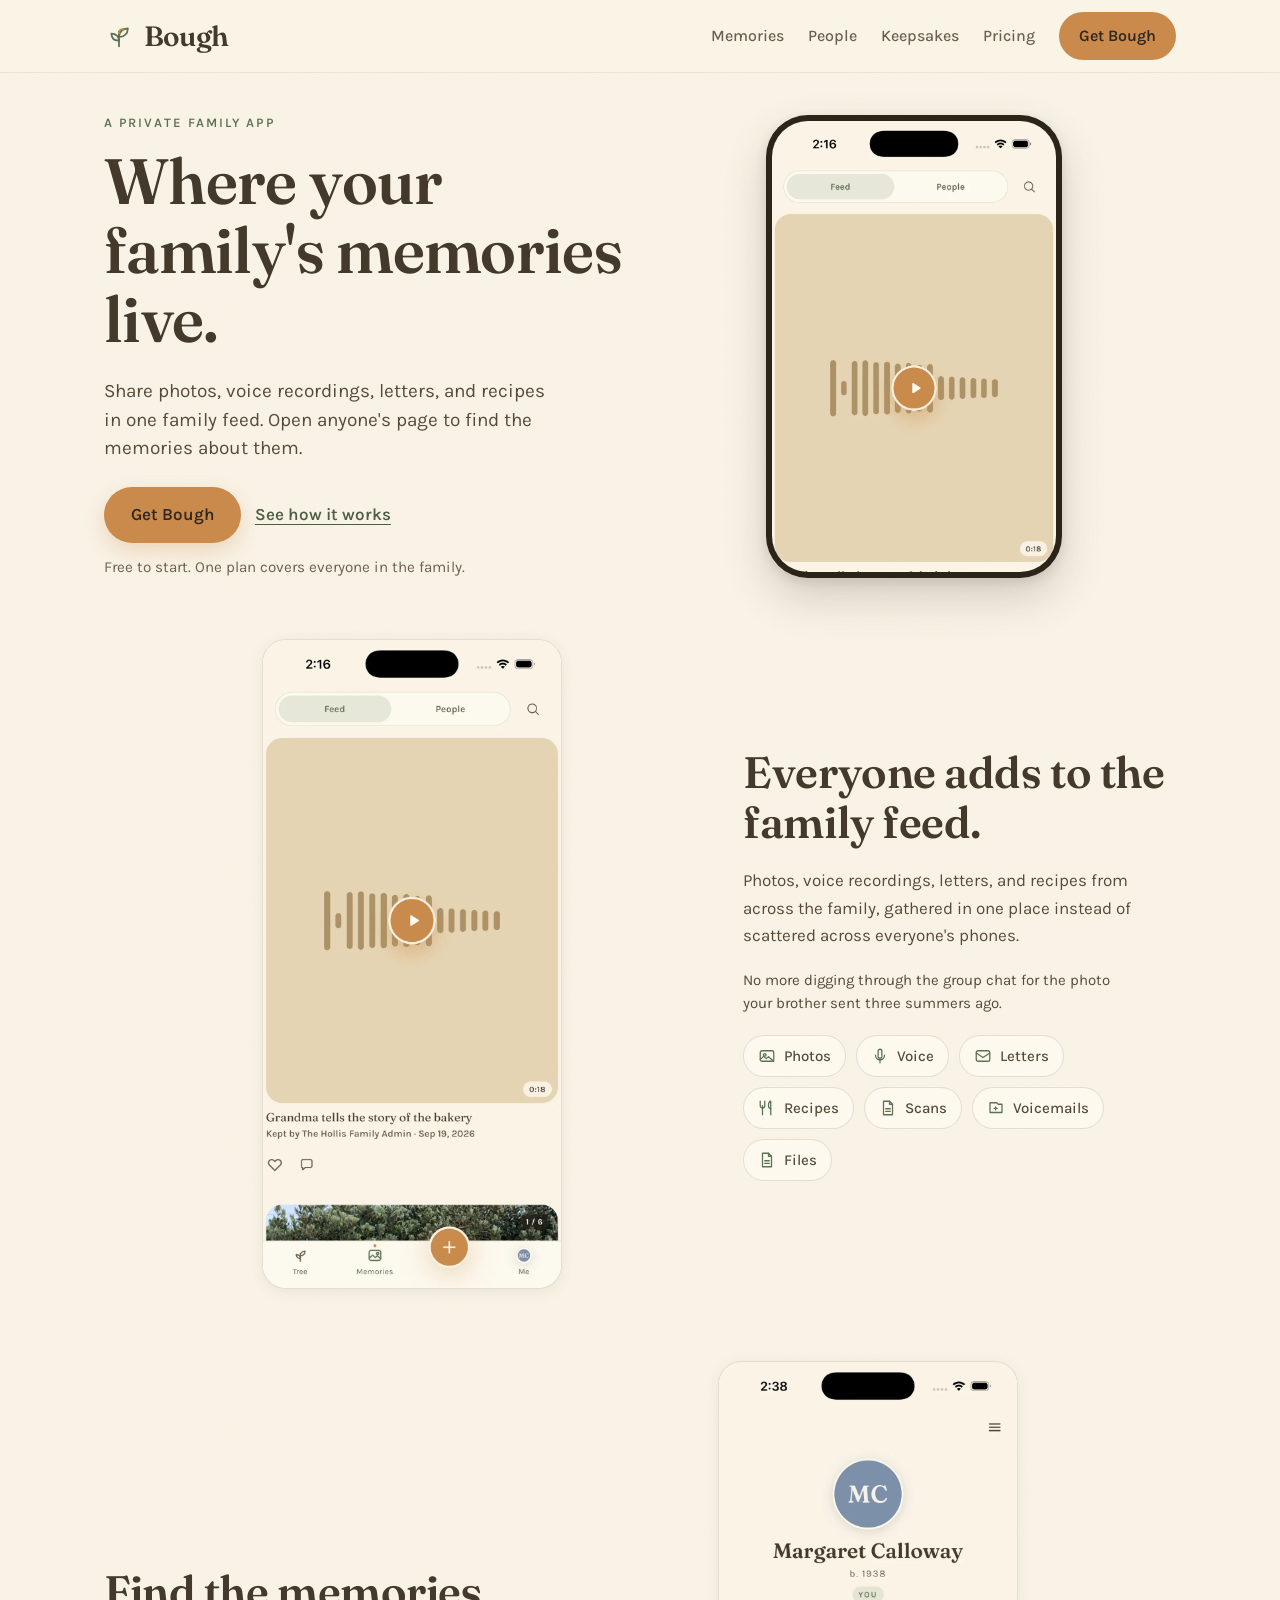
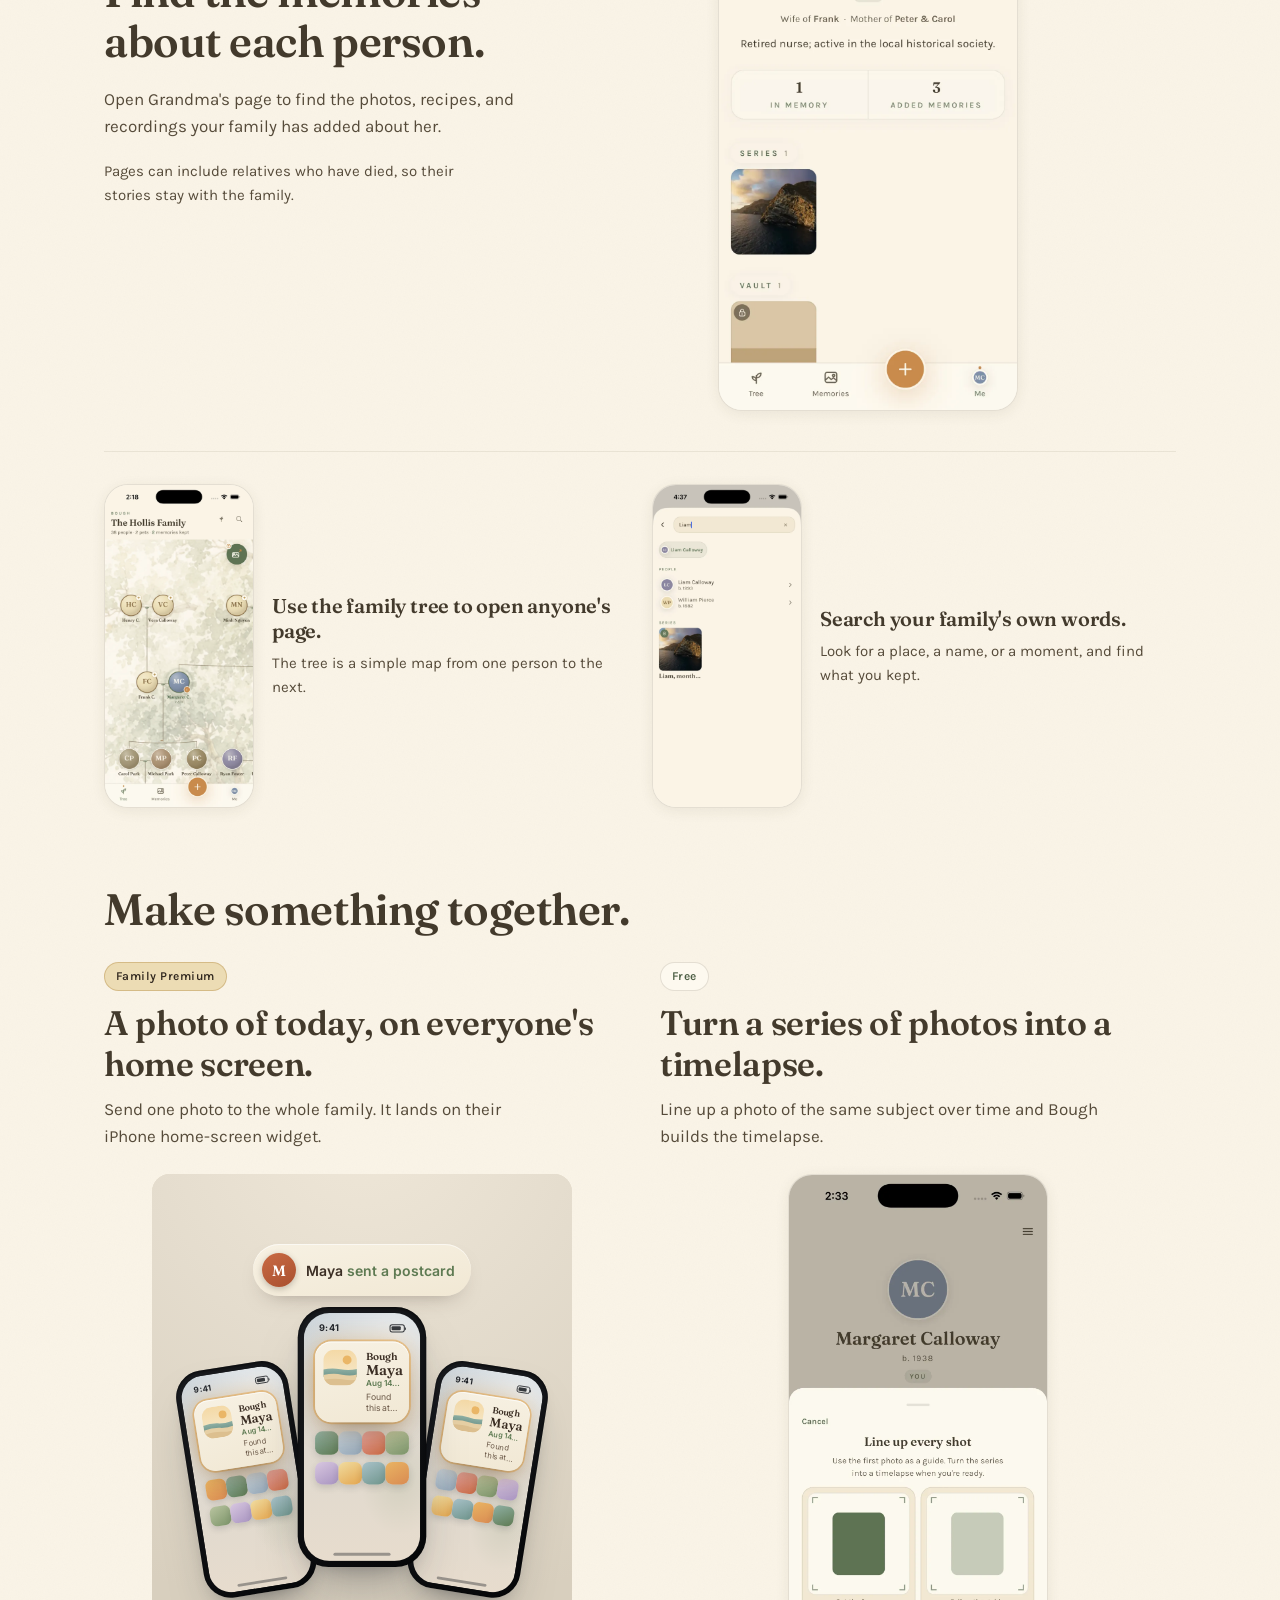
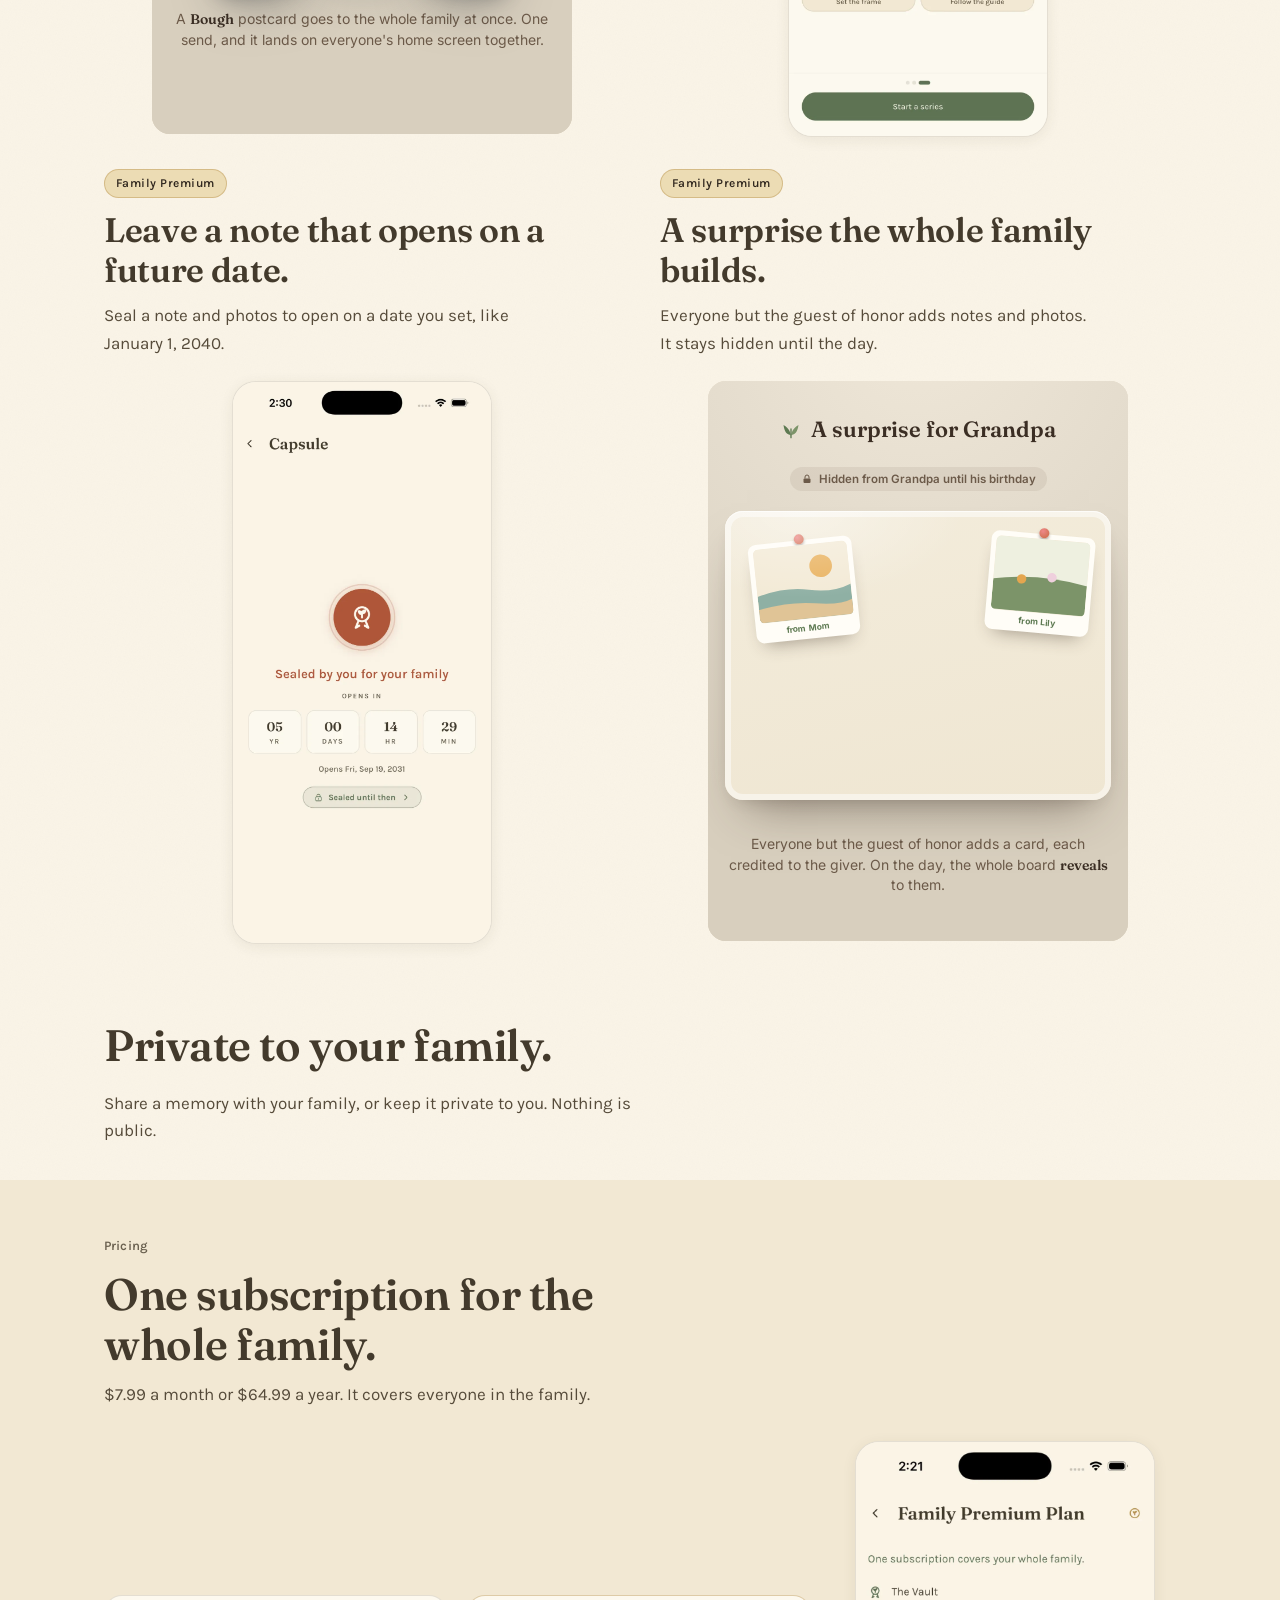
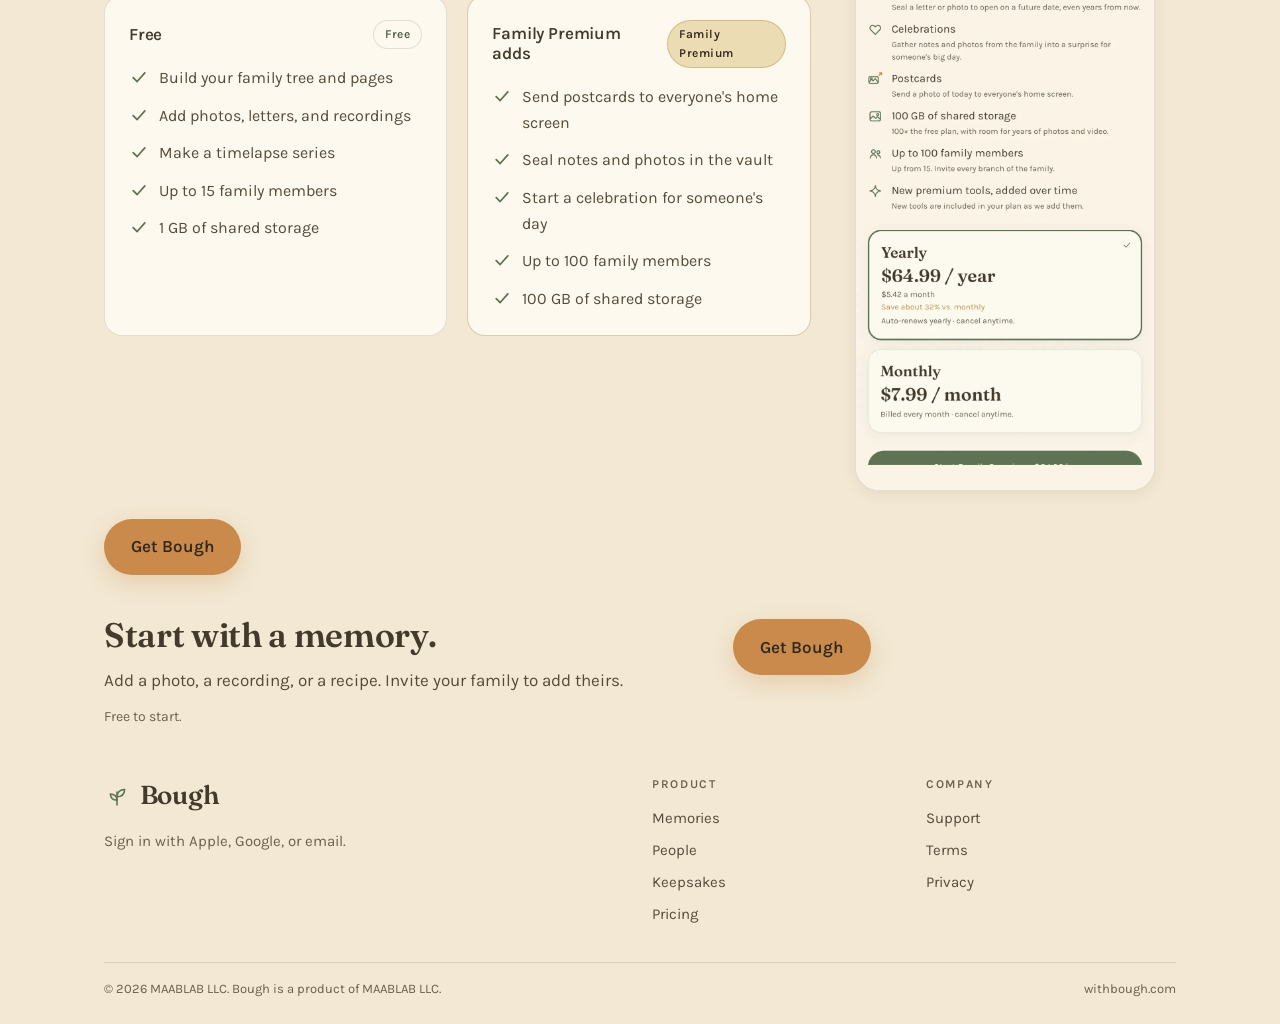
<file: index.html>
<!doctype html>
<html lang="en">
<head>
  <meta charset="utf-8">
  <meta name="viewport" content="width=device-width, initial-scale=1, viewport-fit=cover">
  <meta name="color-scheme" content="light">
  <title>Bough, where your family's memories live</title>
  <meta name="description" content="A private family app. Share photos, voice recordings, letters, and recipes in one family feed, and open anyone's page to find the memories about them.">
  <link rel="canonical" href="https://withbough.com/">
  <meta property="og:title" content="Bough">
  <meta property="og:description" content="Where your family's memories live. A private family app.">
  <meta property="og:type" content="website">
  <meta property="og:url" content="https://withbough.com/">
  <meta property="og:site_name" content="Bough">
  <meta property="og:image" content="https://withbough.com/assets/og-image.png">
  <meta property="og:image:width" content="1200">
  <meta property="og:image:height" content="630">
  <meta name="twitter:card" content="summary_large_image">
  <meta name="twitter:title" content="Bough">
  <meta name="twitter:description" content="Where your family's memories live. A private family app.">
  <meta name="twitter:image" content="https://withbough.com/assets/og-image.png">
  <link rel="icon" href="assets/bough-mark.svg" type="image/svg+xml">
  <link rel="preconnect" href="https://fonts.googleapis.com">
  <link rel="preconnect" href="https://fonts.gstatic.com" crossorigin>
  <link href="https://fonts.googleapis.com/css2?family=Fraunces:ital,opsz,wght@0,9..144,400;0,9..144,500;0,9..144,600;1,9..144,500&family=Karla:wght@400;500;600;700&display=swap" rel="stylesheet">
  <link rel="stylesheet" href="styles.css">
  <script type="application/ld+json">
  {
    "@context": "https://schema.org",
    "@type": "Organization",
    "name": "Bough",
    "legalName": "MAABLAB LLC",
    "url": "https://withbough.com/",
    "logo": "https://withbough.com/assets/bough-mark.svg",
    "description": "Bough is a private family app where a family's memories live in one place: photos, voice recordings, letters, recipes, scans, voicemails, and files, tied to the people they're about."
  }
  </script>
  <script type="application/ld+json">
  {
    "@context": "https://schema.org",
    "@type": "SoftwareApplication",
    "name": "Bough",
    "applicationCategory": "LifestyleApplication",
    "operatingSystem": "iOS",
    "description": "A private family app with a shared family feed and a page per person. Add photos, voice recordings, letters, recipes, scans, voicemails, and files, and find the memories about anyone in the family.",
    "url": "https://withbough.com/",
    "publisher": {
      "@type": "Organization",
      "name": "Bough",
      "legalName": "MAABLAB LLC",
      "url": "https://withbough.com/"
    },
    "offers": [
      {
        "@type": "Offer",
        "name": "Free",
        "price": "0",
        "priceCurrency": "USD"
      },
      {
        "@type": "Offer",
        "name": "Family Premium (monthly)",
        "price": "7.99",
        "priceCurrency": "USD"
      },
      {
        "@type": "Offer",
        "name": "Family Premium (yearly)",
        "price": "64.99",
        "priceCurrency": "USD"
      }
    ]
  }
  </script>
  <script type="application/ld+json">
  {
    "@context": "https://schema.org",
    "@type": "WebSite",
    "name": "Bough",
    "url": "https://withbough.com/",
    "publisher": {
      "@type": "Organization",
      "name": "Bough",
      "legalName": "MAABLAB LLC",
      "url": "https://withbough.com/"
    }
  }
  </script>
</head>
<body id="top">
  <a class="skip-link" href="#main">Skip to content</a>

  <header class="site-header">
    <div class="wrap">
      <a class="brand" href="./" aria-label="Bough home">
        <svg width="30" height="30" viewBox="0 0 32 32" fill="none" stroke="currentColor" stroke-width="1.9" stroke-linecap="round" stroke-linejoin="round" style="color: var(--sage-deep)" aria-hidden="true">
          <path d="M16 27V11"/>
          <path d="M16 17c.3-5.6 3.8-8.8 9.5-9-.4 5.7-3.9 9-9.5 9z"/>
          <path d="M16 21c-.3-4.5-3.2-7.3-8.2-7.5.4 5 3.6 7.7 8.2 7.5z"/>
          <path d="M16 13c.1-2.7 1.7-4.3 4.5-4.5" style="stroke: var(--gold)"/>
        </svg>
        <span class="wordmark">Bough</span>
      </a>
      <nav class="nav" aria-label="Primary">
        <div class="nav-links">
          <a href="#memories">Memories</a>
          <a href="#people">People</a>
          <a href="#keepsakes">Keepsakes</a>
          <a href="#pricing">Pricing</a>
        </div>
        <a class="btn btn-primary" href="https://apps.apple.com/app/id6780286740" target="_blank" rel="noopener">Get Bough</a>
      </nav>
    </div>
  </header>

  <main id="main">

    <!-- 1. hero -->
    <section class="hero">
      <div class="wrap">
        <div class="hero-inner g12">
          <div class="hero-copy">
            <p class="eyebrow">A private family app</p>
            <h1 class="t-l1">Where your family's memories live.</h1>
            <p class="lead">Share photos, voice recordings, letters, and recipes in one family feed. Open anyone's page to find the memories about them.</p>
            <div class="hero-actions">
              <a class="btn btn-primary" href="https://apps.apple.com/app/id6780286740" target="_blank" rel="noopener">Get Bough</a>
              <a class="text-link" href="#memories">See how it works</a>
            </div>
            <p class="hero-note">Free to start. One plan covers everyone in the family.</p>
          </div>
          <div class="hero-visual">
            <div class="phone">
              <img src="assets/screenshots/feed-voice-and-photo.webp" width="1206" height="2622" fetchpriority="high" alt="The Bough feed showing a voice memory, Grandma tells the story of the bakery, above a photo.">
            </div>
          </div>
        </div>
      </div>
    </section>

    <!-- 2. the family feed -->
    <section class="feature section reverse" id="memories">
      <div class="wrap">
        <div class="split g12">
          <div class="split-copy">
            <h2 class="t-l2">Everyone adds to the family feed.</h2>
            <p>Photos, voice recordings, letters, and recipes from across the family, gathered in one place instead of scattered across everyone's phones.</p>
            <p class="feed-nod">No more digging through the group chat for the photo your brother sent three summers ago.</p>
            <ul class="type-row" aria-label="Kinds of memory you can add">
              <li class="type-chip">
                <svg viewBox="0 0 24 24" fill="none" stroke="currentColor" stroke-width="1.7" stroke-linecap="round" stroke-linejoin="round" aria-hidden="true"><rect x="3" y="5" width="18" height="14" rx="2.5"/><circle cx="9" cy="10.5" r="1.8"/><path d="M3 16.5l4.5-4 3.5 3 3-2.5 7 6"/></svg>Photos
              </li>
              <li class="type-chip">
                <svg viewBox="0 0 24 24" fill="none" stroke="currentColor" stroke-width="1.7" stroke-linecap="round" stroke-linejoin="round" aria-hidden="true"><rect x="9.5" y="3" width="5" height="12" rx="2.5"/><path d="M6 11a6 6 0 0 0 12 0"/><path d="M12 17v4"/></svg>Voice
              </li>
              <li class="type-chip">
                <svg viewBox="0 0 24 24" fill="none" stroke="currentColor" stroke-width="1.7" stroke-linecap="round" stroke-linejoin="round" aria-hidden="true"><rect x="3" y="5" width="18" height="14" rx="2.5"/><path d="M3 8l9 6 9-6"/></svg>Letters
              </li>
              <li class="type-chip">
                <svg viewBox="0 0 24 24" fill="none" stroke="currentColor" stroke-width="1.7" stroke-linecap="round" stroke-linejoin="round" aria-hidden="true"><path d="M9 3v6a3 3 0 0 1-6 0V3"/><path d="M6 9v12"/><path d="M17 3c-1.7 0-3 2.2-3 5s1.3 5 3 5V3z"/><path d="M17 13v8"/></svg>Recipes
              </li>
              <li class="type-chip">
                <svg viewBox="0 0 24 24" fill="none" stroke="currentColor" stroke-width="1.7" stroke-linecap="round" stroke-linejoin="round" aria-hidden="true"><path d="M6 3h8l4 4v14H6z"/><path d="M14 3v4h4"/><path d="M9 13h6"/><path d="M9 16.5h6"/></svg>Scans
              </li>
              <li class="type-chip">
                <svg viewBox="0 0 24 24" fill="none" stroke="currentColor" stroke-width="1.7" stroke-linecap="round" stroke-linejoin="round" aria-hidden="true"><path d="M4 5h9l2 2h5v11H4z"/><path d="M11.5 10.5v4"/><path d="M9.5 12.5h4"/></svg>Voicemails
              </li>
              <li class="type-chip">
                <svg viewBox="0 0 24 24" fill="none" stroke="currentColor" stroke-width="1.7" stroke-linecap="round" stroke-linejoin="round" aria-hidden="true"><path d="M6 3h8l4 4v14H6z"/><path d="M14 3v4h4"/><path d="M9 13h6"/><path d="M9 16.5h6"/></svg>Files
              </li>
            </ul>
          </div>
          <div class="split-visual">
            <div class="shot">
              <img src="assets/screenshots/feed-voice-and-photo.webp" width="1206" height="2622" loading="lazy" alt="The family feed showing a voice recording above a shared photo, added by different family members.">
            </div>
          </div>
        </div>
      </div>
    </section>

    <!-- 3. person pages + tree/search sub-beats -->
    <section class="feature section" id="people">
      <div class="wrap">
        <div class="split g12">
          <div class="split-copy">
            <h2 class="t-l2">Find the memories about each person.</h2>
            <p>Open Grandma's page to find the photos, recipes, and recordings your family has added about her.</p>
            <p class="feed-nod">Pages can include relatives who have died, so their stories stay with the family.</p>
          </div>
          <div class="split-visual">
            <div class="shot">
              <img src="assets/screenshots/person-portfolio-full.webp" width="1206" height="2622" loading="lazy" alt="A person's page, with their relationships, a short bio, and the memories the family has added about them.">
            </div>
          </div>
        </div>

        <div class="subbeats g12">
          <div class="subbeat-item">
            <div class="shot shot-sm">
              <img src="assets/screenshots/tree-zoomed-labeled.webp" width="1206" height="2622" loading="lazy" alt="The family tree.">
            </div>
            <div>
              <h3 class="t-l3">Use the family tree to open anyone's page.</h3>
              <p>The tree is a simple map from one person to the next.</p>
            </div>
          </div>
          <div class="subbeat-item">
            <div class="shot shot-sm">
              <img src="assets/screenshots/search-results.webp" width="1206" height="2622" loading="lazy" alt="A search returning matching people and a series.">
            </div>
            <div>
              <h3 class="t-l3">Search your family's own words.</h3>
              <p>Look for a place, a name, or a moment, and find what you kept.</p>
            </div>
          </div>
        </div>
      </div>
    </section>

    <!-- 4. things you can make together -->
    <section class="keepsakes section" id="keepsakes">
      <div class="wrap">
        <div class="keepsakes-head narrow-800">
          <h2 class="t-l2">Make something together.</h2>
        </div>
        <div class="keepsakes-grid">
          <article class="keepsake">
            <span class="badge badge-premium">Family Premium</span>
            <h3 class="t-l3">A photo of today, on everyone's home screen.</h3>
            <p>Send one photo to the whole family. It lands on their iPhone home-screen widget.</p>
            <div class="keepsake-visual">
              <iframe class="anim-frame" src="assets/animations/postcard-fanout.html" loading="lazy" title="A postcard is sent to the family and lands on everyone's iPhone home-screen widgets."></iframe>
            </div>
          </article>

          <article class="keepsake">
            <span class="badge badge-free">Free</span>
            <h3 class="t-l3">Turn a series of photos into a timelapse.</h3>
            <p>Line up a photo of the same subject over time and Bough builds the timelapse.</p>
            <div class="keepsake-visual">
              <div class="shot">
                <img src="assets/screenshots/series-lineup-timelapse.webp" width="1206" height="2622" loading="lazy" alt="Lining up each new shot against the first photo to build a series.">
              </div>
            </div>
          </article>

          <article class="keepsake">
            <span class="badge badge-premium">Family Premium</span>
            <h3 class="t-l3">Leave a note that opens on a future date.</h3>
            <p>Seal a note and photos to open on a date you set, like January 1, 2040.</p>
            <div class="keepsake-visual">
              <div class="shot">
                <img src="assets/screenshots/vault-capsule-waiting.webp" width="1206" height="2622" loading="lazy" alt="A sealed note counting down to the day it opens.">
              </div>
            </div>
          </article>

          <article class="keepsake">
            <span class="badge badge-premium">Family Premium</span>
            <h3 class="t-l3">A surprise the whole family builds.</h3>
            <p>Everyone but the guest of honor adds notes and photos. It stays hidden until the day.</p>
            <div class="keepsake-visual">
              <iframe class="anim-frame" src="assets/animations/celebration-reveal.html" loading="lazy" title="Family members add cards to a hidden celebration board that is revealed to the guest of honor on the day."></iframe>
            </div>
          </article>
        </div>
      </div>
    </section>

    <!-- 5. private by default -->
    <section class="problem section" id="privacy">
      <div class="wrap">
        <div class="narrow-800">
          <h2 class="t-l2">Private to your family.</h2>
          <p class="lead">Share a memory with your family, or keep it private to you. Nothing is public.</p>
        </div>
      </div>
    </section>

    <div class="ending">

    <!-- 6. pricing -->
    <section class="pricing section" id="pricing">
      <div class="wrap">
        <div class="price-intro narrow-800">
          <p class="kicker">Pricing</p>
          <h2 class="t-l2">One subscription for the whole family.</h2>
          <p class="lead">$7.99 a month or $64.99 a year. It covers everyone in the family.</p>
        </div>

        <div class="price-body g12">
          <div class="plans">
            <div class="plan">
              <div class="plan-head">
                <h3 class="plan-name">Free</h3>
                <span class="badge badge-free">Free</span>
              </div>
              <ul>
                <li><svg viewBox="0 0 22 22" fill="none" stroke="currentColor" stroke-width="1.9" stroke-linecap="round" stroke-linejoin="round" aria-hidden="true"><path d="M4.6 11.6 9 16l8.4-9.6"/></svg>Build your family tree and pages</li>
                <li><svg viewBox="0 0 22 22" fill="none" stroke="currentColor" stroke-width="1.9" stroke-linecap="round" stroke-linejoin="round" aria-hidden="true"><path d="M4.6 11.6 9 16l8.4-9.6"/></svg>Add photos, letters, and recordings</li>
                <li><svg viewBox="0 0 22 22" fill="none" stroke="currentColor" stroke-width="1.9" stroke-linecap="round" stroke-linejoin="round" aria-hidden="true"><path d="M4.6 11.6 9 16l8.4-9.6"/></svg>Make a timelapse series</li>
                <li><svg viewBox="0 0 22 22" fill="none" stroke="currentColor" stroke-width="1.9" stroke-linecap="round" stroke-linejoin="round" aria-hidden="true"><path d="M4.6 11.6 9 16l8.4-9.6"/></svg>Up to 15 family members</li>
                <li><svg viewBox="0 0 22 22" fill="none" stroke="currentColor" stroke-width="1.9" stroke-linecap="round" stroke-linejoin="round" aria-hidden="true"><path d="M4.6 11.6 9 16l8.4-9.6"/></svg>1 GB of shared storage</li>
              </ul>
            </div>
            <div class="plan plan-premium">
              <div class="plan-head">
                <h3 class="plan-name">Family Premium adds</h3>
                <span class="badge badge-premium">Family Premium</span>
              </div>
              <ul>
                <li><svg viewBox="0 0 22 22" fill="none" stroke="currentColor" stroke-width="1.9" stroke-linecap="round" stroke-linejoin="round" aria-hidden="true"><path d="M4.6 11.6 9 16l8.4-9.6"/></svg>Send postcards to everyone's home screen</li>
                <li><svg viewBox="0 0 22 22" fill="none" stroke="currentColor" stroke-width="1.9" stroke-linecap="round" stroke-linejoin="round" aria-hidden="true"><path d="M4.6 11.6 9 16l8.4-9.6"/></svg>Seal notes and photos in the vault</li>
                <li><svg viewBox="0 0 22 22" fill="none" stroke="currentColor" stroke-width="1.9" stroke-linecap="round" stroke-linejoin="round" aria-hidden="true"><path d="M4.6 11.6 9 16l8.4-9.6"/></svg>Start a celebration for someone's day</li>
                <li><svg viewBox="0 0 22 22" fill="none" stroke="currentColor" stroke-width="1.9" stroke-linecap="round" stroke-linejoin="round" aria-hidden="true"><path d="M4.6 11.6 9 16l8.4-9.6"/></svg>Up to 100 family members</li>
                <li><svg viewBox="0 0 22 22" fill="none" stroke="currentColor" stroke-width="1.9" stroke-linecap="round" stroke-linejoin="round" aria-hidden="true"><path d="M4.6 11.6 9 16l8.4-9.6"/></svg>100 GB of shared storage</li>
              </ul>
            </div>
          </div>
          <div class="price-visual">
            <div class="shot">
              <img src="assets/screenshots/subscription-plans.webp" width="1206" height="2622" loading="lazy" alt="The Family Premium plan, sixty-four dollars ninety-nine a year or seven dollars ninety-nine a month.">
            </div>
          </div>
        </div>
        <div class="price-cta">
          <a class="btn btn-primary" href="https://apps.apple.com/app/id6780286740" target="_blank" rel="noopener">Get Bough</a>
        </div>
      </div>
    </section>

    <!-- 7. closing -->
    <section class="closing section">
      <div class="wrap">
        <div class="narrow-920 closing-inner g12">
          <div class="closing-text">
            <h2 class="t-l3">Start with a memory.</h2>
            <p class="closing-support">Add a photo, a recording, or a recipe. Invite your family to add theirs.</p>
            <p class="closing-signin">Free to start.</p>
          </div>
          <div class="closing-cta">
            <a class="btn btn-primary" href="https://apps.apple.com/app/id6780286740" target="_blank" rel="noopener">Get Bough</a>
          </div>
        </div>
      </div>
    </section>

    </div><!-- /.ending -->

  </main>

  <footer class="site-footer">
    <div class="wrap">
      <div class="footer-grid g12">
        <div class="footer-brand">
          <a class="brand" href="./" aria-label="Bough home">
            <svg width="26" height="26" viewBox="0 0 32 32" fill="none" stroke="currentColor" stroke-width="1.9" stroke-linecap="round" stroke-linejoin="round" style="color: var(--sage-deep)" aria-hidden="true">
              <path d="M16 27V11"/>
              <path d="M16 17c.3-5.6 3.8-8.8 9.5-9-.4 5.7-3.9 9-9.5 9z"/>
              <path d="M16 21c-.3-4.5-3.2-7.3-8.2-7.5.4 5 3.6 7.7 8.2 7.5z"/>
            </svg>
            <span class="wordmark">Bough</span>
          </a>
          <p class="footer-signin">Sign in with Apple, Google, or email.</p>
        </div>
        <div class="footer-col">
          <h4>Product</h4>
          <a href="#memories">Memories</a>
          <a href="#people">People</a>
          <a href="#keepsakes">Keepsakes</a>
          <a href="#pricing">Pricing</a>
        </div>
        <div class="footer-col">
          <h4>Company</h4>
          <a href="support/">Support</a>
          <a href="terms/">Terms</a>
          <a href="privacy/">Privacy</a>
        </div>
      </div>
      <div class="footer-legal">
        <span>© 2026 MAABLAB LLC. Bough is a product of MAABLAB LLC.</span>
        <span>withbough.com</span>
      </div>
    </div>
  </footer>
</body>
</html>
</file>
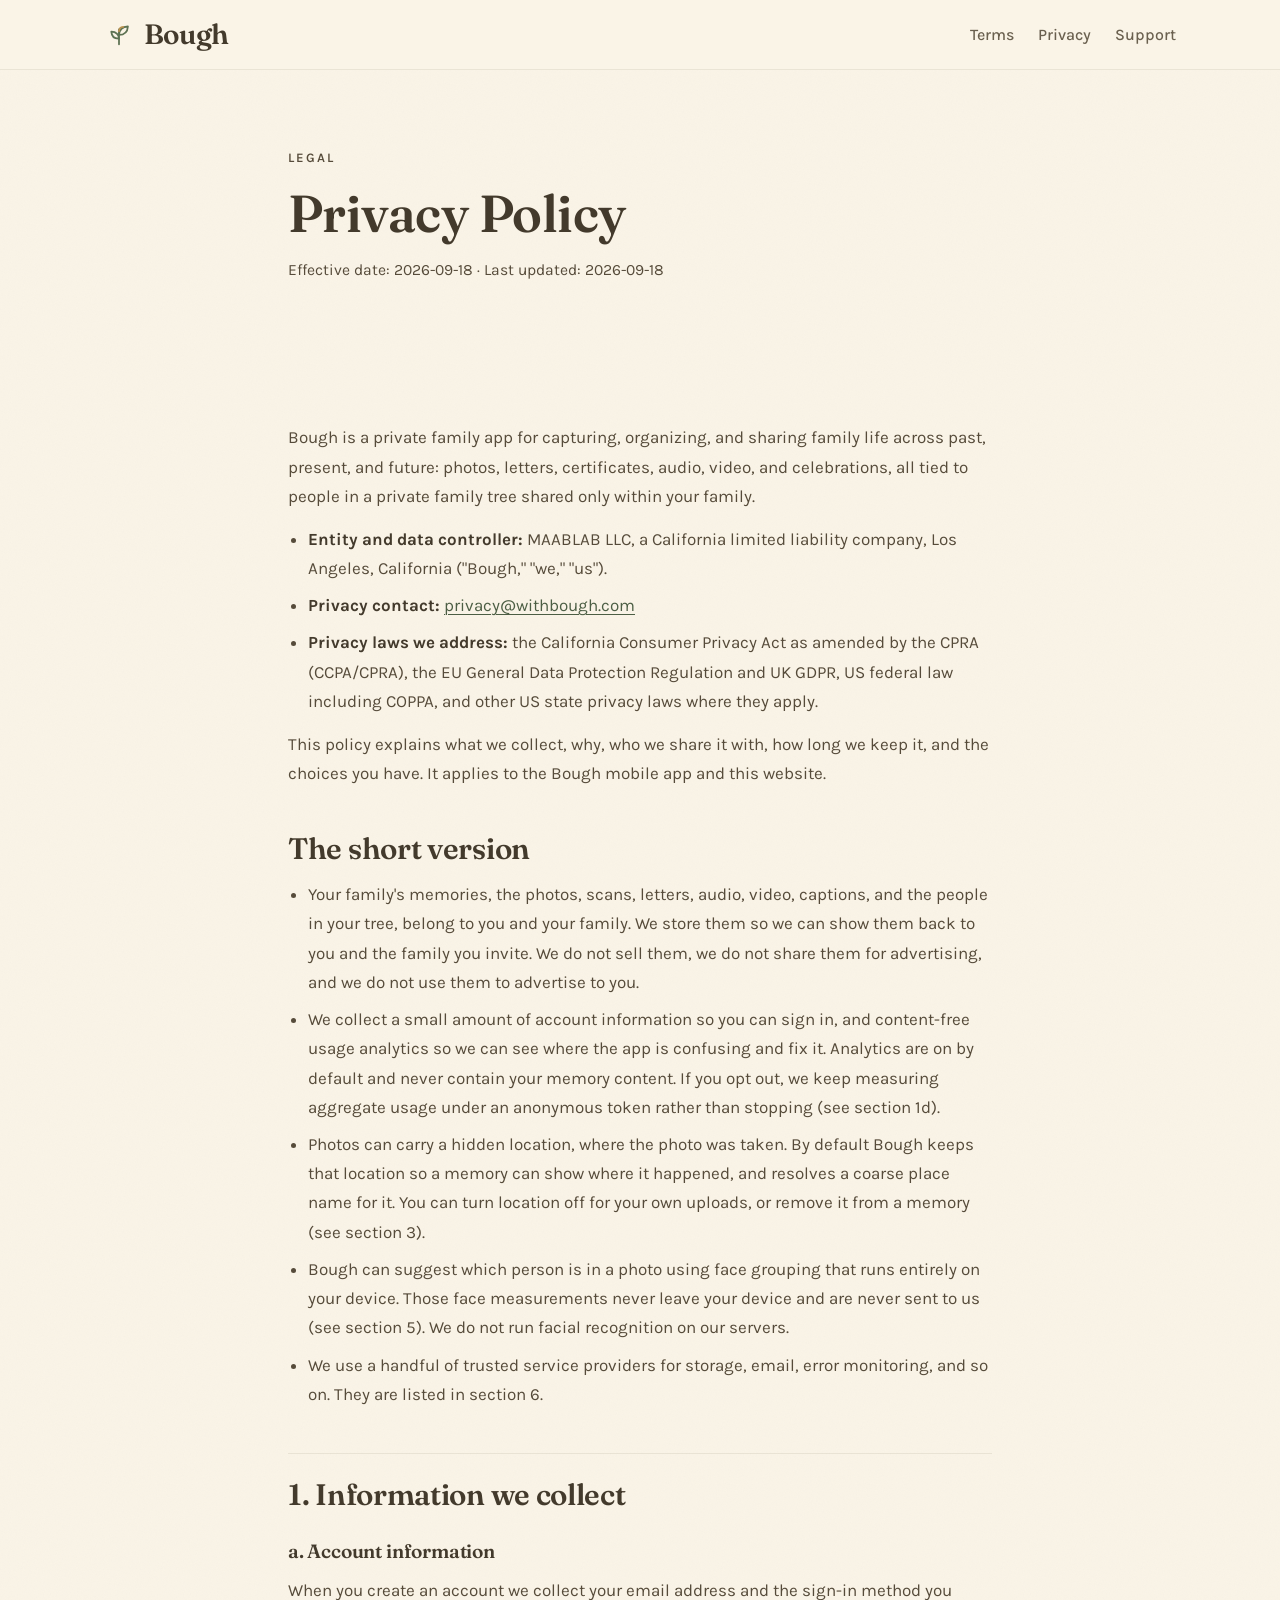
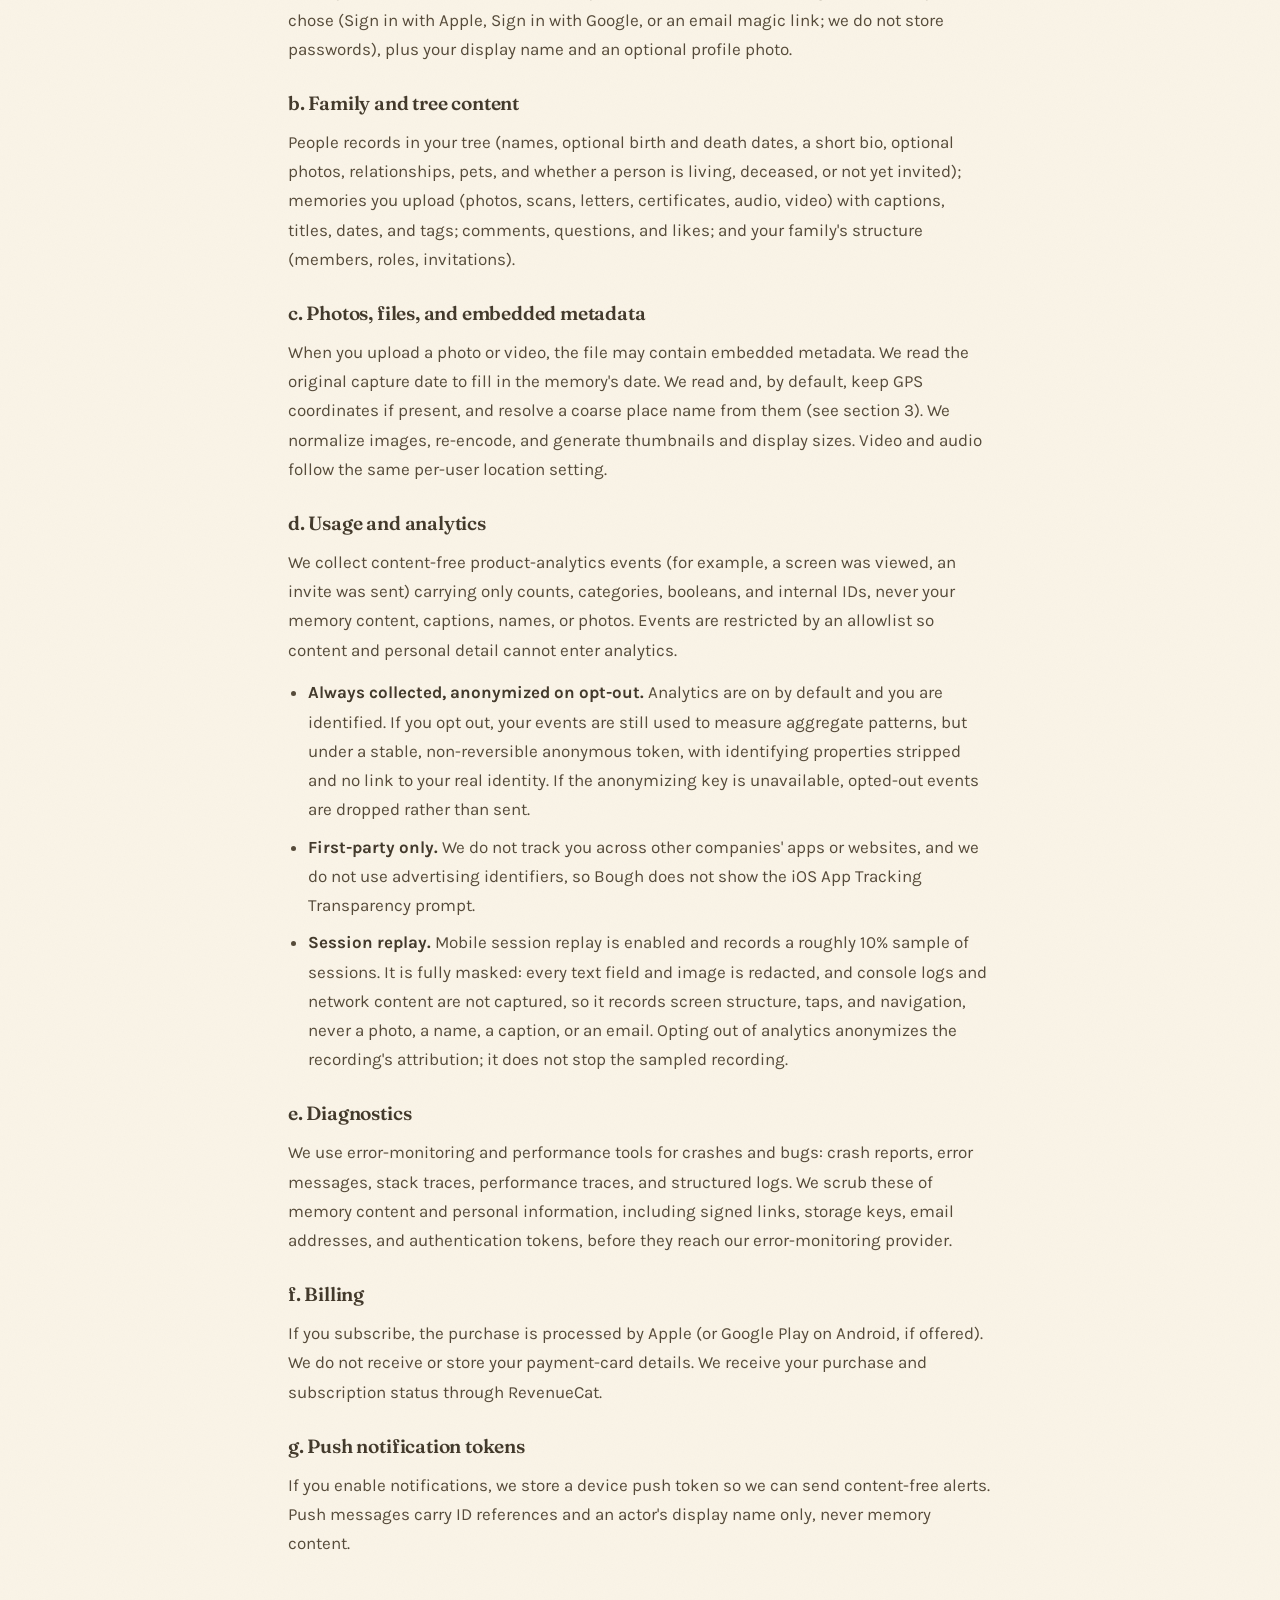
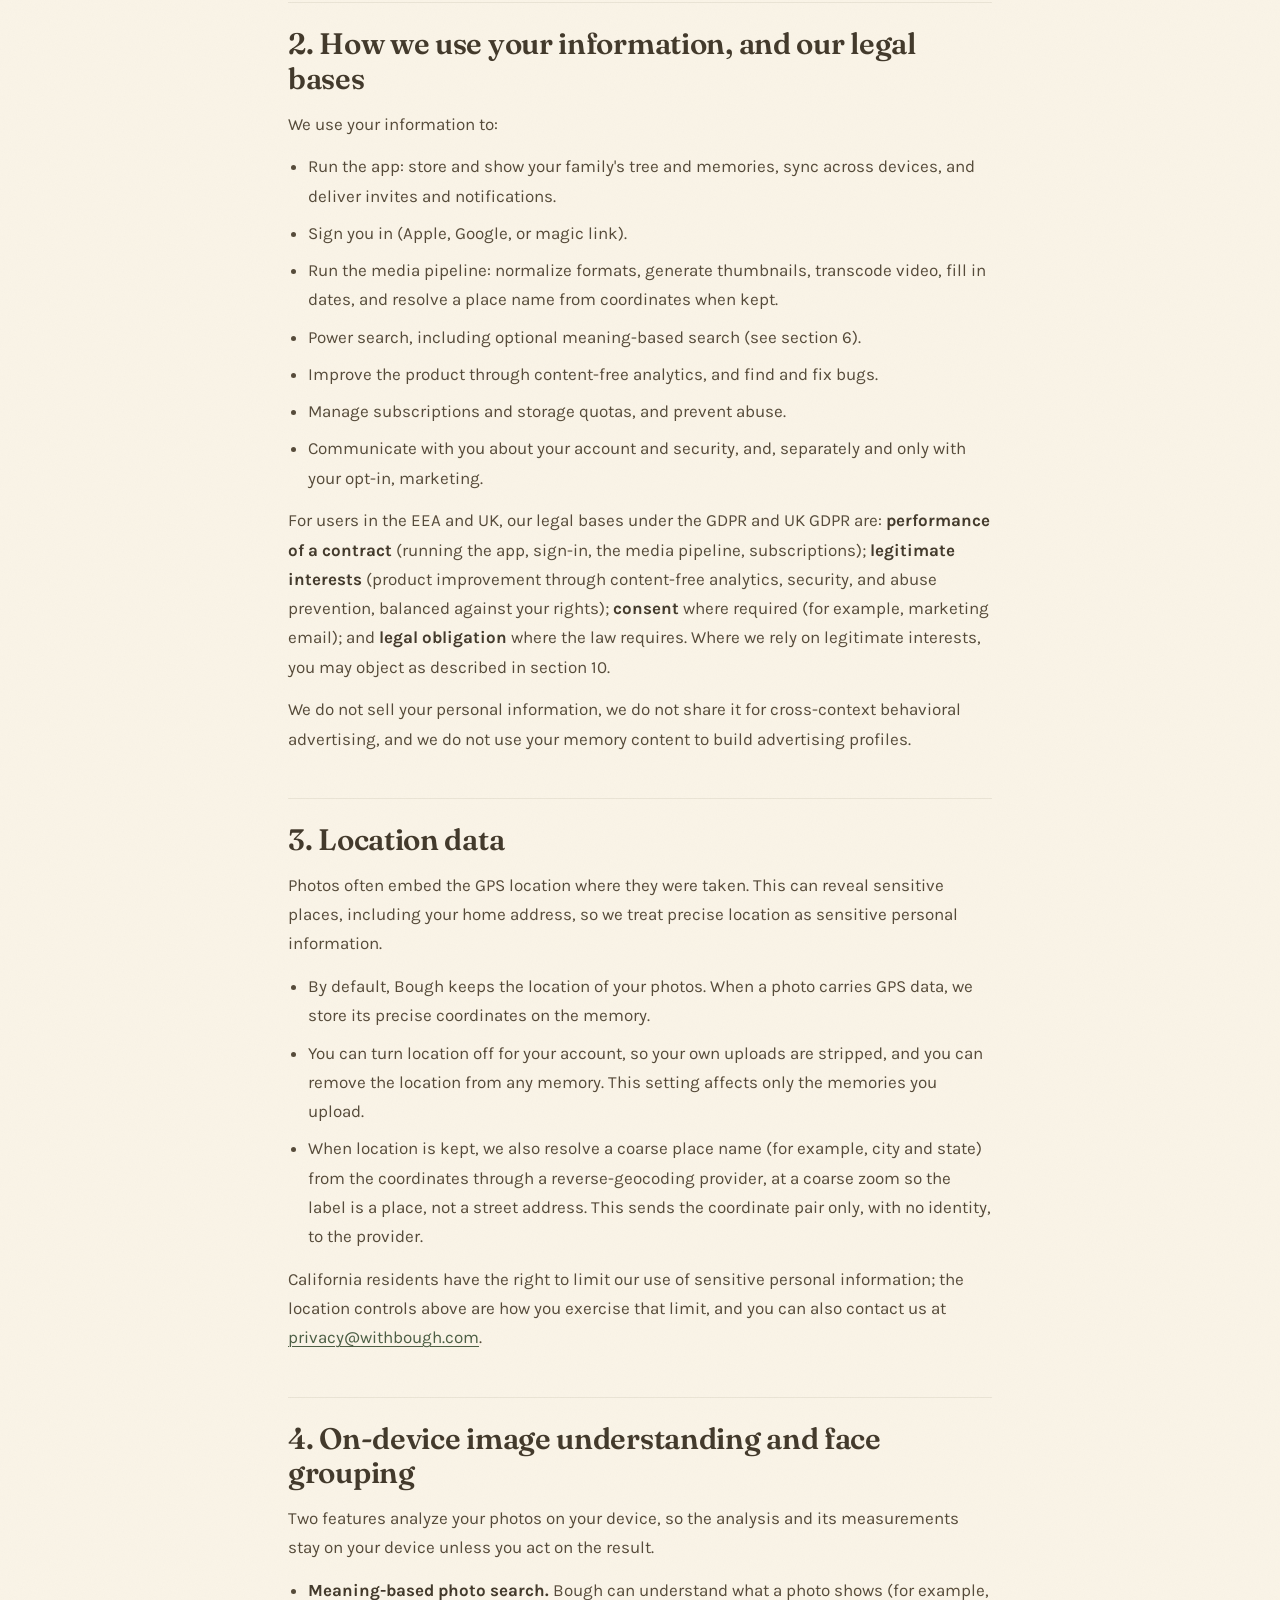
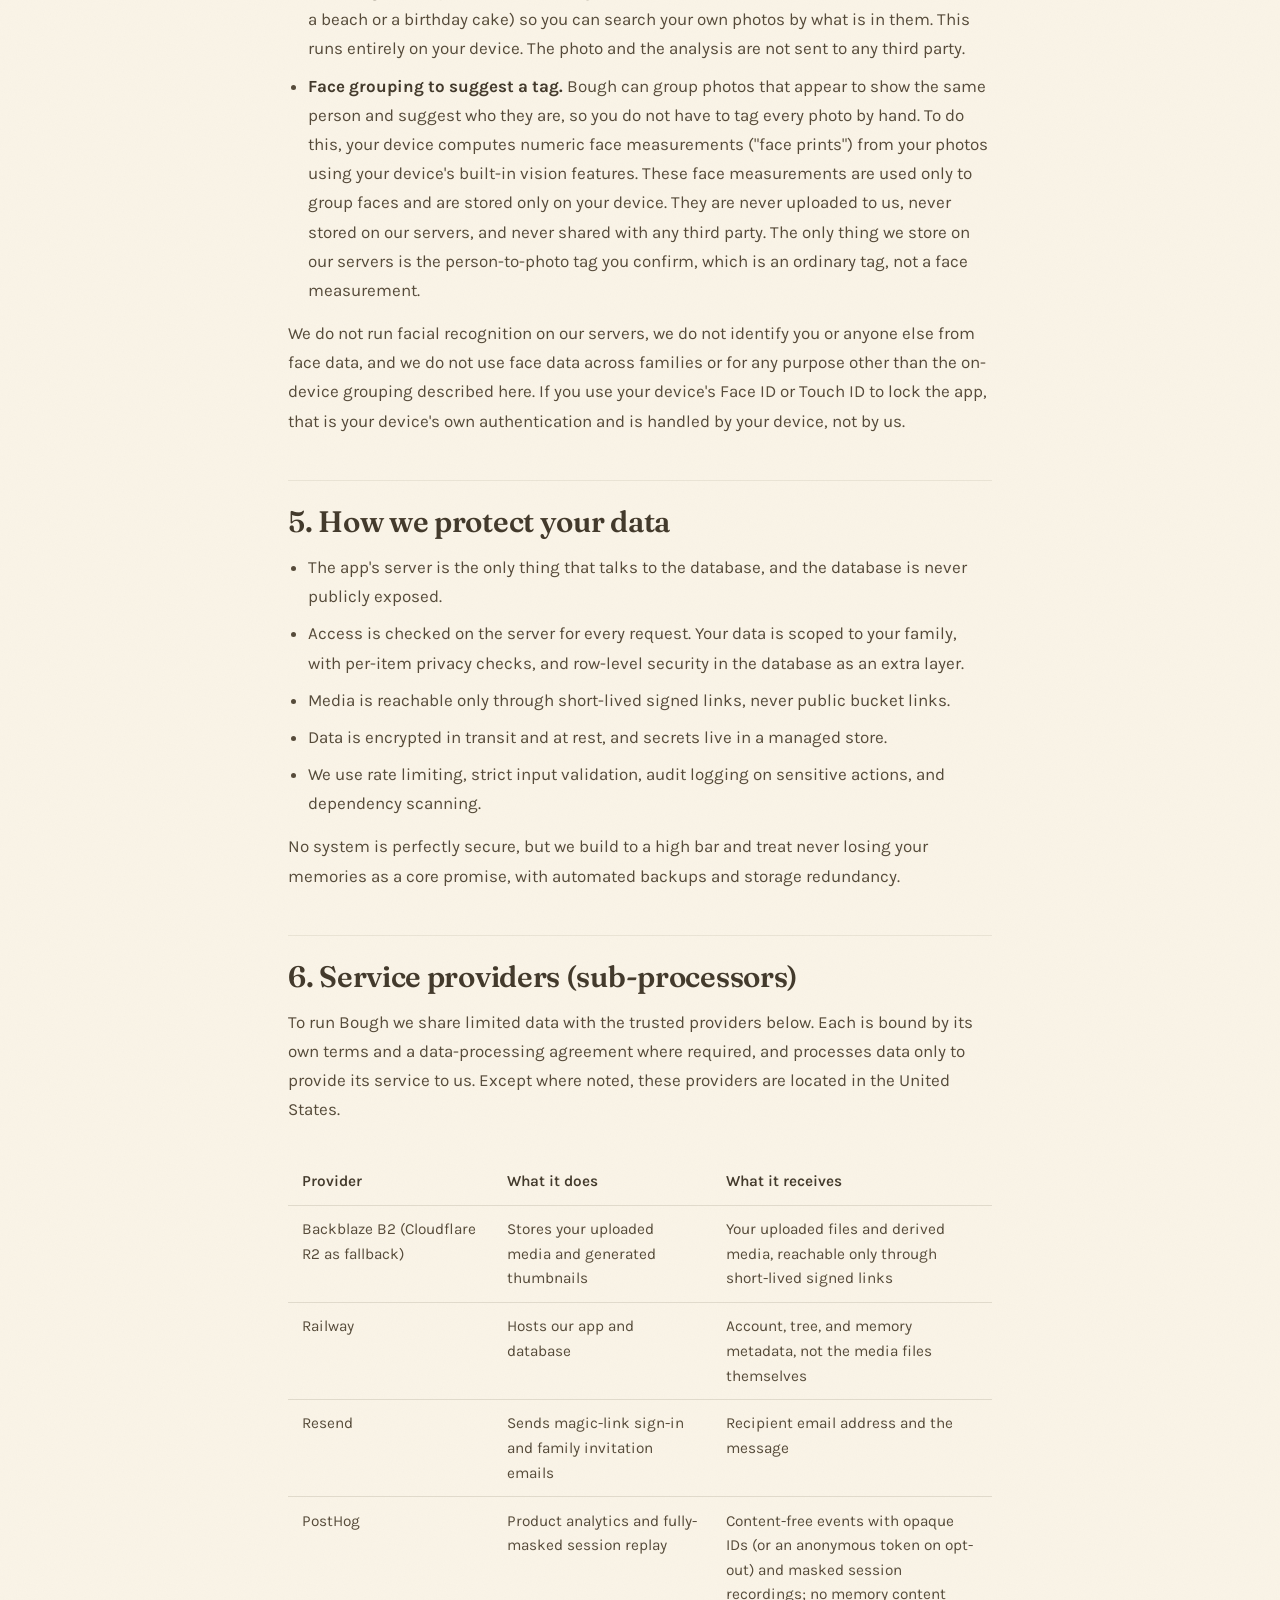
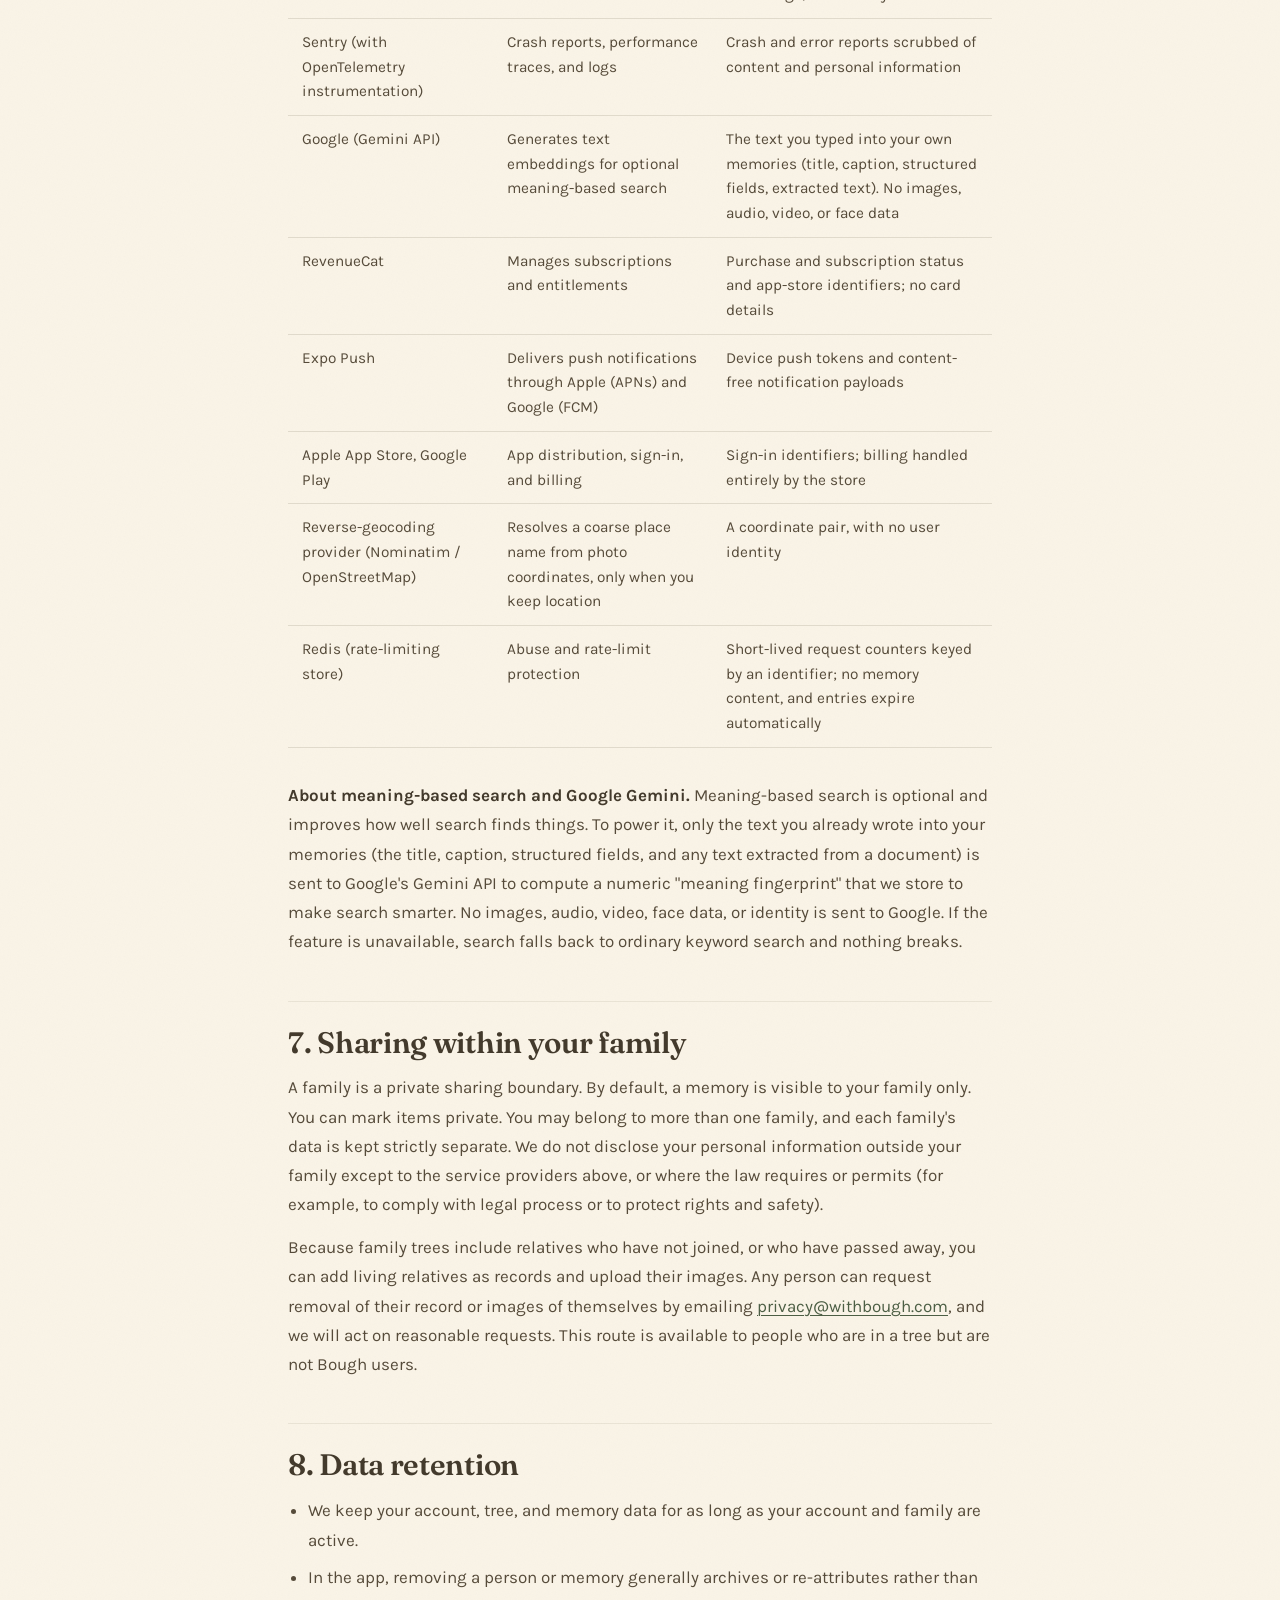
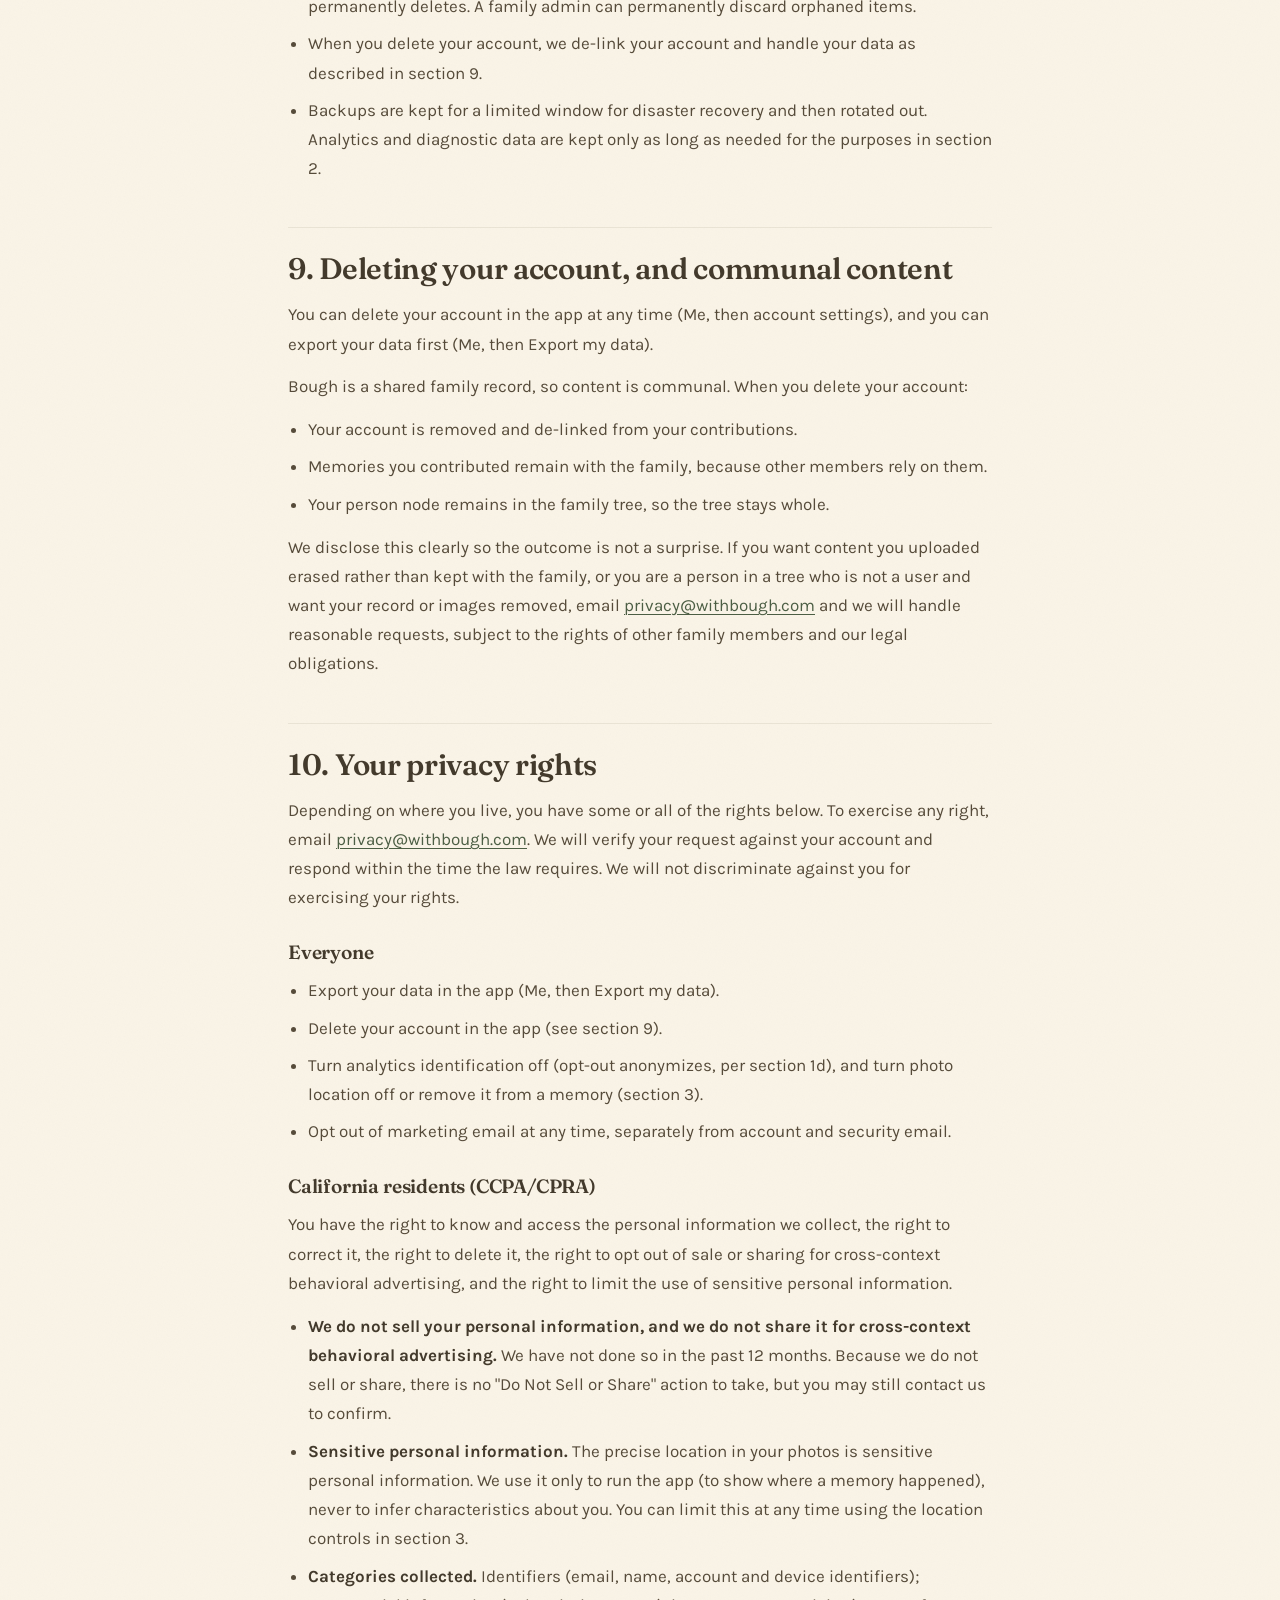
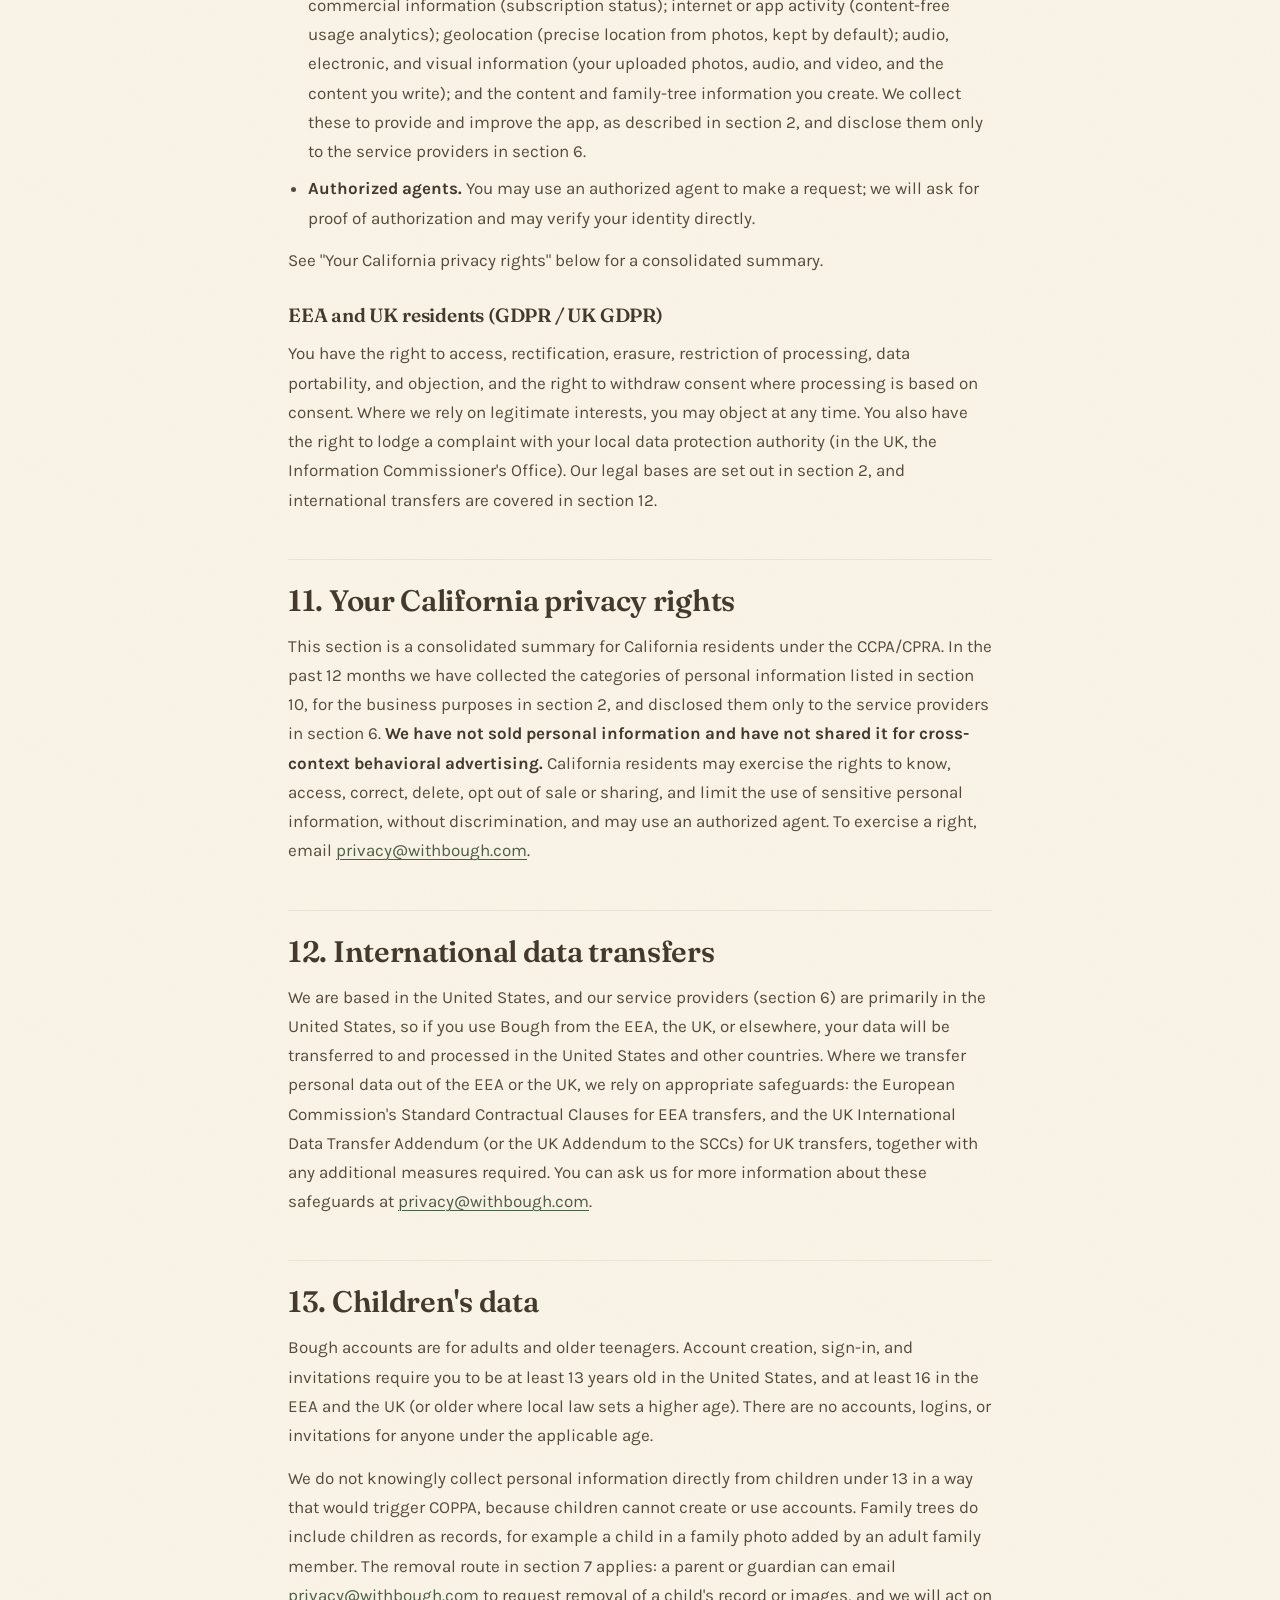
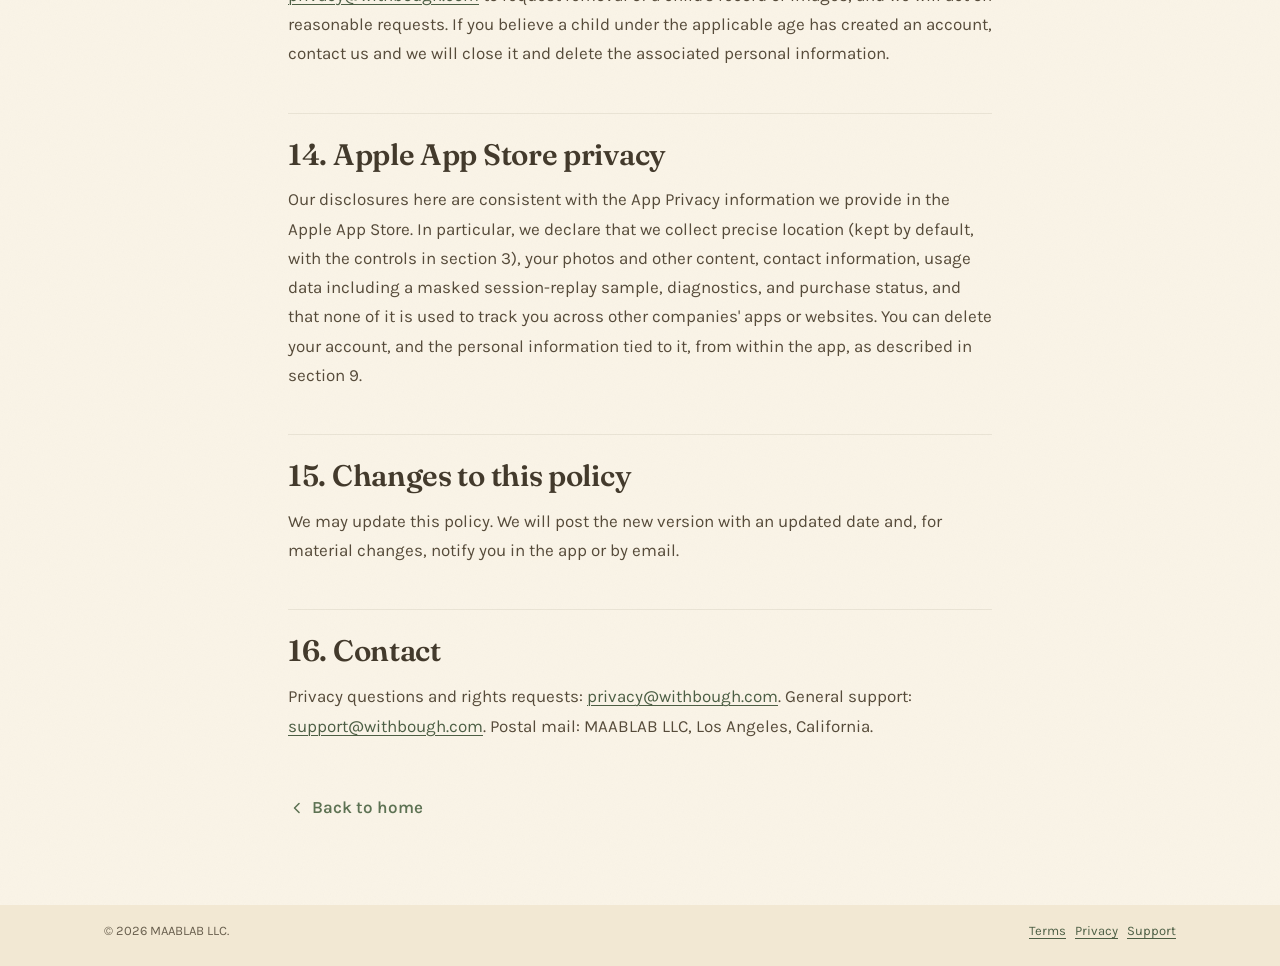
<file: privacy/index.html>
<!doctype html>
<html lang="en">
<head>
  <meta charset="utf-8">
  <meta name="viewport" content="width=device-width, initial-scale=1, viewport-fit=cover">
  <meta name="color-scheme" content="light">
  <title>Bough Privacy Policy</title>
  <meta name="description" content="How Bough collects, uses, shares, and protects your family's data.">
  <link rel="canonical" href="https://withbough.com/privacy/">
  <meta property="og:url" content="https://withbough.com/privacy/">
  <link rel="icon" href="../assets/bough-mark.svg" type="image/svg+xml">
  <link rel="preconnect" href="https://fonts.googleapis.com">
  <link rel="preconnect" href="https://fonts.gstatic.com" crossorigin>
  <link href="https://fonts.googleapis.com/css2?family=Fraunces:ital,opsz,wght@0,9..144,400;0,9..144,500;0,9..144,600;1,9..144,500&family=Karla:wght@400;500;600;700&display=swap" rel="stylesheet">
  <link rel="stylesheet" href="../styles.css">
</head>
<body id="top">
  <a class="skip-link" href="#main">Skip to content</a>

  <header class="site-header">
    <div class="wrap">
      <a class="brand" href="../" aria-label="Bough home">
        <svg width="30" height="30" viewBox="0 0 32 32" fill="none" stroke="currentColor" stroke-width="1.9" stroke-linecap="round" stroke-linejoin="round" style="color: var(--sage-deep)" aria-hidden="true">
          <path d="M16 27V11"/>
          <path d="M16 17c.3-5.6 3.8-8.8 9.5-9-.4 5.7-3.9 9-9.5 9z"/>
          <path d="M16 21c-.3-4.5-3.2-7.3-8.2-7.5.4 5 3.6 7.7 8.2 7.5z"/>
          <path d="M16 13c.1-2.7 1.7-4.3 4.5-4.5" style="stroke: var(--gold)"/>
        </svg>
        <span class="wordmark">Bough</span>
      </a>
      <nav class="nav" aria-label="Primary">
        <div class="nav-links">
          <a href="../terms/">Terms</a>
          <a href="../privacy/" aria-current="page">Privacy</a>
          <a href="../support/">Support</a>
        </div>
      </nav>
    </div>
  </header>

  <main id="main">
    <div class="wrap doc-header">
      <div class="doc">
        <p class="eyebrow">Legal</p>
        <h1>Privacy Policy</h1>
        <p class="doc-meta">Effective date: 2026-09-18 · Last updated: 2026-09-18</p>
      </div>
    </div>

    <div class="wrap">
      <article class="doc">
        <p>Bough is a private family app for capturing, organizing, and sharing family life across past, present, and future: photos, letters, certificates, audio, video, and celebrations, all tied to people in a private family tree shared only within your family.</p>
        <ul>
          <li><strong>Entity and data controller:</strong> MAABLAB LLC, a California limited liability company, Los Angeles, California ("Bough," "we," "us").</li>
          <li><strong>Privacy contact:</strong> <a href="mailto:privacy@withbough.com">privacy@withbough.com</a></li>
          <li><strong>Privacy laws we address:</strong> the California Consumer Privacy Act as amended by the CPRA (CCPA/CPRA), the EU General Data Protection Regulation and UK GDPR, US federal law including COPPA, and other US state privacy laws where they apply.</li>
        </ul>
        <p>This policy explains what we collect, why, who we share it with, how long we keep it, and the choices you have. It applies to the Bough mobile app and this website.</p>

        <h2>The short version</h2>
        <ul>
          <li>Your family's memories, the photos, scans, letters, audio, video, captions, and the people in your tree, belong to you and your family. We store them so we can show them back to you and the family you invite. We do not sell them, we do not share them for advertising, and we do not use them to advertise to you.</li>
          <li>We collect a small amount of account information so you can sign in, and content-free usage analytics so we can see where the app is confusing and fix it. Analytics are on by default and never contain your memory content. If you opt out, we keep measuring aggregate usage under an anonymous token rather than stopping (see section 1d).</li>
          <li>Photos can carry a hidden location, where the photo was taken. By default Bough keeps that location so a memory can show where it happened, and resolves a coarse place name for it. You can turn location off for your own uploads, or remove it from a memory (see section 3).</li>
          <li>Bough can suggest which person is in a photo using face grouping that runs entirely on your device. Those face measurements never leave your device and are never sent to us (see section 5). We do not run facial recognition on our servers.</li>
          <li>We use a handful of trusted service providers for storage, email, error monitoring, and so on. They are listed in section 6.</li>
        </ul>

        <h2>1. Information we collect</h2>
        <h3>a. Account information</h3>
        <p>When you create an account we collect your email address and the sign-in method you chose (Sign in with Apple, Sign in with Google, or an email magic link; we do not store passwords), plus your display name and an optional profile photo.</p>
        <h3>b. Family and tree content</h3>
        <p>People records in your tree (names, optional birth and death dates, a short bio, optional photos, relationships, pets, and whether a person is living, deceased, or not yet invited); memories you upload (photos, scans, letters, certificates, audio, video) with captions, titles, dates, and tags; comments, questions, and likes; and your family's structure (members, roles, invitations).</p>
        <h3>c. Photos, files, and embedded metadata</h3>
        <p>When you upload a photo or video, the file may contain embedded metadata. We read the original capture date to fill in the memory's date. We read and, by default, keep GPS coordinates if present, and resolve a coarse place name from them (see section 3). We normalize images, re-encode, and generate thumbnails and display sizes. Video and audio follow the same per-user location setting.</p>
        <h3>d. Usage and analytics</h3>
        <p>We collect content-free product-analytics events (for example, a screen was viewed, an invite was sent) carrying only counts, categories, booleans, and internal IDs, never your memory content, captions, names, or photos. Events are restricted by an allowlist so content and personal detail cannot enter analytics.</p>
        <ul>
          <li><strong>Always collected, anonymized on opt-out.</strong> Analytics are on by default and you are identified. If you opt out, your events are still used to measure aggregate patterns, but under a stable, non-reversible anonymous token, with identifying properties stripped and no link to your real identity. If the anonymizing key is unavailable, opted-out events are dropped rather than sent.</li>
          <li><strong>First-party only.</strong> We do not track you across other companies' apps or websites, and we do not use advertising identifiers, so Bough does not show the iOS App Tracking Transparency prompt.</li>
          <li><strong>Session replay.</strong> Mobile session replay is enabled and records a roughly 10% sample of sessions. It is fully masked: every text field and image is redacted, and console logs and network content are not captured, so it records screen structure, taps, and navigation, never a photo, a name, a caption, or an email. Opting out of analytics anonymizes the recording's attribution; it does not stop the sampled recording.</li>
        </ul>
        <h3>e. Diagnostics</h3>
        <p>We use error-monitoring and performance tools for crashes and bugs: crash reports, error messages, stack traces, performance traces, and structured logs. We scrub these of memory content and personal information, including signed links, storage keys, email addresses, and authentication tokens, before they reach our error-monitoring provider.</p>
        <h3>f. Billing</h3>
        <p>If you subscribe, the purchase is processed by Apple (or Google Play on Android, if offered). We do not receive or store your payment-card details. We receive your purchase and subscription status through RevenueCat.</p>
        <h3>g. Push notification tokens</h3>
        <p>If you enable notifications, we store a device push token so we can send content-free alerts. Push messages carry ID references and an actor's display name only, never memory content.</p>

        <h2>2. How we use your information, and our legal bases</h2>
        <p>We use your information to:</p>
        <ul>
          <li>Run the app: store and show your family's tree and memories, sync across devices, and deliver invites and notifications.</li>
          <li>Sign you in (Apple, Google, or magic link).</li>
          <li>Run the media pipeline: normalize formats, generate thumbnails, transcode video, fill in dates, and resolve a place name from coordinates when kept.</li>
          <li>Power search, including optional meaning-based search (see section 6).</li>
          <li>Improve the product through content-free analytics, and find and fix bugs.</li>
          <li>Manage subscriptions and storage quotas, and prevent abuse.</li>
          <li>Communicate with you about your account and security, and, separately and only with your opt-in, marketing.</li>
        </ul>
        <p>For users in the EEA and UK, our legal bases under the GDPR and UK GDPR are: <strong>performance of a contract</strong> (running the app, sign-in, the media pipeline, subscriptions); <strong>legitimate interests</strong> (product improvement through content-free analytics, security, and abuse prevention, balanced against your rights); <strong>consent</strong> where required (for example, marketing email); and <strong>legal obligation</strong> where the law requires. Where we rely on legitimate interests, you may object as described in section 10.</p>
        <p>We do not sell your personal information, we do not share it for cross-context behavioral advertising, and we do not use your memory content to build advertising profiles.</p>

        <h2>3. Location data</h2>
        <p>Photos often embed the GPS location where they were taken. This can reveal sensitive places, including your home address, so we treat precise location as sensitive personal information.</p>
        <ul>
          <li>By default, Bough keeps the location of your photos. When a photo carries GPS data, we store its precise coordinates on the memory.</li>
          <li>You can turn location off for your account, so your own uploads are stripped, and you can remove the location from any memory. This setting affects only the memories you upload.</li>
          <li>When location is kept, we also resolve a coarse place name (for example, city and state) from the coordinates through a reverse-geocoding provider, at a coarse zoom so the label is a place, not a street address. This sends the coordinate pair only, with no identity, to the provider.</li>
        </ul>
        <p>California residents have the right to limit our use of sensitive personal information; the location controls above are how you exercise that limit, and you can also contact us at <a href="mailto:privacy@withbough.com">privacy@withbough.com</a>.</p>

        <h2>4. On-device image understanding and face grouping</h2>
        <p>Two features analyze your photos on your device, so the analysis and its measurements stay on your device unless you act on the result.</p>
        <ul>
          <li><strong>Meaning-based photo search.</strong> Bough can understand what a photo shows (for example, a beach or a birthday cake) so you can search your own photos by what is in them. This runs entirely on your device. The photo and the analysis are not sent to any third party.</li>
          <li><strong>Face grouping to suggest a tag.</strong> Bough can group photos that appear to show the same person and suggest who they are, so you do not have to tag every photo by hand. To do this, your device computes numeric face measurements ("face prints") from your photos using your device's built-in vision features. These face measurements are used only to group faces and are stored only on your device. They are never uploaded to us, never stored on our servers, and never shared with any third party. The only thing we store on our servers is the person-to-photo tag you confirm, which is an ordinary tag, not a face measurement.</li>
        </ul>
        <p>We do not run facial recognition on our servers, we do not identify you or anyone else from face data, and we do not use face data across families or for any purpose other than the on-device grouping described here. If you use your device's Face ID or Touch ID to lock the app, that is your device's own authentication and is handled by your device, not by us.</p>

        <h2>5. How we protect your data</h2>
        <ul>
          <li>The app's server is the only thing that talks to the database, and the database is never publicly exposed.</li>
          <li>Access is checked on the server for every request. Your data is scoped to your family, with per-item privacy checks, and row-level security in the database as an extra layer.</li>
          <li>Media is reachable only through short-lived signed links, never public bucket links.</li>
          <li>Data is encrypted in transit and at rest, and secrets live in a managed store.</li>
          <li>We use rate limiting, strict input validation, audit logging on sensitive actions, and dependency scanning.</li>
        </ul>
        <p>No system is perfectly secure, but we build to a high bar and treat never losing your memories as a core promise, with automated backups and storage redundancy.</p>

        <h2>6. Service providers (sub-processors)</h2>
        <p>To run Bough we share limited data with the trusted providers below. Each is bound by its own terms and a data-processing agreement where required, and processes data only to provide its service to us. Except where noted, these providers are located in the United States.</p>
        <div class="doc-table-wrap">
          <table>
            <thead>
              <tr><th>Provider</th><th>What it does</th><th>What it receives</th></tr>
            </thead>
            <tbody>
              <tr><td>Backblaze B2 (Cloudflare R2 as fallback)</td><td>Stores your uploaded media and generated thumbnails</td><td>Your uploaded files and derived media, reachable only through short-lived signed links</td></tr>
              <tr><td>Railway</td><td>Hosts our app and database</td><td>Account, tree, and memory metadata, not the media files themselves</td></tr>
              <tr><td>Resend</td><td>Sends magic-link sign-in and family invitation emails</td><td>Recipient email address and the message</td></tr>
              <tr><td>PostHog</td><td>Product analytics and fully-masked session replay</td><td>Content-free events with opaque IDs (or an anonymous token on opt-out) and masked session recordings; no memory content</td></tr>
              <tr><td>Sentry (with OpenTelemetry instrumentation)</td><td>Crash reports, performance traces, and logs</td><td>Crash and error reports scrubbed of content and personal information</td></tr>
              <tr><td>Google (Gemini API)</td><td>Generates text embeddings for optional meaning-based search</td><td>The text you typed into your own memories (title, caption, structured fields, extracted text). No images, audio, video, or face data</td></tr>
              <tr><td>RevenueCat</td><td>Manages subscriptions and entitlements</td><td>Purchase and subscription status and app-store identifiers; no card details</td></tr>
              <tr><td>Expo Push</td><td>Delivers push notifications through Apple (APNs) and Google (FCM)</td><td>Device push tokens and content-free notification payloads</td></tr>
              <tr><td>Apple App Store, Google Play</td><td>App distribution, sign-in, and billing</td><td>Sign-in identifiers; billing handled entirely by the store</td></tr>
              <tr><td>Reverse-geocoding provider (Nominatim / OpenStreetMap)</td><td>Resolves a coarse place name from photo coordinates, only when you keep location</td><td>A coordinate pair, with no user identity</td></tr>
              <tr><td>Redis (rate-limiting store)</td><td>Abuse and rate-limit protection</td><td>Short-lived request counters keyed by an identifier; no memory content, and entries expire automatically</td></tr>
            </tbody>
          </table>
        </div>
        <p><strong>About meaning-based search and Google Gemini.</strong> Meaning-based search is optional and improves how well search finds things. To power it, only the text you already wrote into your memories (the title, caption, structured fields, and any text extracted from a document) is sent to Google's Gemini API to compute a numeric "meaning fingerprint" that we store to make search smarter. No images, audio, video, face data, or identity is sent to Google. If the feature is unavailable, search falls back to ordinary keyword search and nothing breaks.</p>

        <h2>7. Sharing within your family</h2>
        <p>A family is a private sharing boundary. By default, a memory is visible to your family only. You can mark items private. You may belong to more than one family, and each family's data is kept strictly separate. We do not disclose your personal information outside your family except to the service providers above, or where the law requires or permits (for example, to comply with legal process or to protect rights and safety).</p>
        <p>Because family trees include relatives who have not joined, or who have passed away, you can add living relatives as records and upload their images. Any person can request removal of their record or images of themselves by emailing <a href="mailto:privacy@withbough.com">privacy@withbough.com</a>, and we will act on reasonable requests. This route is available to people who are in a tree but are not Bough users.</p>

        <h2>8. Data retention</h2>
        <ul>
          <li>We keep your account, tree, and memory data for as long as your account and family are active.</li>
          <li>In the app, removing a person or memory generally archives or re-attributes rather than permanently deletes. A family admin can permanently discard orphaned items.</li>
          <li>When you delete your account, we de-link your account and handle your data as described in section 9.</li>
          <li>Backups are kept for a limited window for disaster recovery and then rotated out. Analytics and diagnostic data are kept only as long as needed for the purposes in section 2.</li>
        </ul>

        <h2>9. Deleting your account, and communal content</h2>
        <p>You can delete your account in the app at any time (Me, then account settings), and you can export your data first (Me, then Export my data).</p>
        <p>Bough is a shared family record, so content is communal. When you delete your account:</p>
        <ul>
          <li>Your account is removed and de-linked from your contributions.</li>
          <li>Memories you contributed remain with the family, because other members rely on them.</li>
          <li>Your person node remains in the family tree, so the tree stays whole.</li>
        </ul>
        <p>We disclose this clearly so the outcome is not a surprise. If you want content you uploaded erased rather than kept with the family, or you are a person in a tree who is not a user and want your record or images removed, email <a href="mailto:privacy@withbough.com">privacy@withbough.com</a> and we will handle reasonable requests, subject to the rights of other family members and our legal obligations.</p>

        <h2>10. Your privacy rights</h2>
        <p>Depending on where you live, you have some or all of the rights below. To exercise any right, email <a href="mailto:privacy@withbough.com">privacy@withbough.com</a>. We will verify your request against your account and respond within the time the law requires. We will not discriminate against you for exercising your rights.</p>
        <h3>Everyone</h3>
        <ul>
          <li>Export your data in the app (Me, then Export my data).</li>
          <li>Delete your account in the app (see section 9).</li>
          <li>Turn analytics identification off (opt-out anonymizes, per section 1d), and turn photo location off or remove it from a memory (section 3).</li>
          <li>Opt out of marketing email at any time, separately from account and security email.</li>
        </ul>
        <h3>California residents (CCPA/CPRA)</h3>
        <p>You have the right to know and access the personal information we collect, the right to correct it, the right to delete it, the right to opt out of sale or sharing for cross-context behavioral advertising, and the right to limit the use of sensitive personal information.</p>
        <ul>
          <li><strong>We do not sell your personal information, and we do not share it for cross-context behavioral advertising.</strong> We have not done so in the past 12 months. Because we do not sell or share, there is no "Do Not Sell or Share" action to take, but you may still contact us to confirm.</li>
          <li><strong>Sensitive personal information.</strong> The precise location in your photos is sensitive personal information. We use it only to run the app (to show where a memory happened), never to infer characteristics about you. You can limit this at any time using the location controls in section 3.</li>
          <li><strong>Categories collected.</strong> Identifiers (email, name, account and device identifiers); commercial information (subscription status); internet or app activity (content-free usage analytics); geolocation (precise location from photos, kept by default); audio, electronic, and visual information (your uploaded photos, audio, and video, and the content you write); and the content and family-tree information you create. We collect these to provide and improve the app, as described in section 2, and disclose them only to the service providers in section 6.</li>
          <li><strong>Authorized agents.</strong> You may use an authorized agent to make a request; we will ask for proof of authorization and may verify your identity directly.</li>
        </ul>
        <p>See "Your California privacy rights" below for a consolidated summary.</p>
        <h3>EEA and UK residents (GDPR / UK GDPR)</h3>
        <p>You have the right to access, rectification, erasure, restriction of processing, data portability, and objection, and the right to withdraw consent where processing is based on consent. Where we rely on legitimate interests, you may object at any time. You also have the right to lodge a complaint with your local data protection authority (in the UK, the Information Commissioner's Office). Our legal bases are set out in section 2, and international transfers are covered in section 12.</p>

        <h2>11. Your California privacy rights</h2>
        <p>This section is a consolidated summary for California residents under the CCPA/CPRA. In the past 12 months we have collected the categories of personal information listed in section 10, for the business purposes in section 2, and disclosed them only to the service providers in section 6. <strong>We have not sold personal information and have not shared it for cross-context behavioral advertising.</strong> California residents may exercise the rights to know, access, correct, delete, opt out of sale or sharing, and limit the use of sensitive personal information, without discrimination, and may use an authorized agent. To exercise a right, email <a href="mailto:privacy@withbough.com">privacy@withbough.com</a>.</p>

        <h2>12. International data transfers</h2>
        <p>We are based in the United States, and our service providers (section 6) are primarily in the United States, so if you use Bough from the EEA, the UK, or elsewhere, your data will be transferred to and processed in the United States and other countries. Where we transfer personal data out of the EEA or the UK, we rely on appropriate safeguards: the European Commission's Standard Contractual Clauses for EEA transfers, and the UK International Data Transfer Addendum (or the UK Addendum to the SCCs) for UK transfers, together with any additional measures required. You can ask us for more information about these safeguards at <a href="mailto:privacy@withbough.com">privacy@withbough.com</a>.</p>

        <h2>13. Children's data</h2>
        <p>Bough accounts are for adults and older teenagers. Account creation, sign-in, and invitations require you to be at least 13 years old in the United States, and at least 16 in the EEA and the UK (or older where local law sets a higher age). There are no accounts, logins, or invitations for anyone under the applicable age.</p>
        <p>We do not knowingly collect personal information directly from children under 13 in a way that would trigger COPPA, because children cannot create or use accounts. Family trees do include children as records, for example a child in a family photo added by an adult family member. The removal route in section 7 applies: a parent or guardian can email <a href="mailto:privacy@withbough.com">privacy@withbough.com</a> to request removal of a child's record or images, and we will act on reasonable requests. If you believe a child under the applicable age has created an account, contact us and we will close it and delete the associated personal information.</p>

        <h2>14. Apple App Store privacy</h2>
        <p>Our disclosures here are consistent with the App Privacy information we provide in the Apple App Store. In particular, we declare that we collect precise location (kept by default, with the controls in section 3), your photos and other content, contact information, usage data including a masked session-replay sample, diagnostics, and purchase status, and that none of it is used to track you across other companies' apps or websites. You can delete your account, and the personal information tied to it, from within the app, as described in section 9.</p>

        <h2>15. Changes to this policy</h2>
        <p>We may update this policy. We will post the new version with an updated date and, for material changes, notify you in the app or by email.</p>

        <h2>16. Contact</h2>
        <p>Privacy questions and rights requests: <a href="mailto:privacy@withbough.com">privacy@withbough.com</a>. General support: <a href="mailto:support@withbough.com">support@withbough.com</a>. Postal mail: MAABLAB LLC, Los Angeles, California.</p>

        <a class="back-link" href="../">
          <svg width="18" height="18" viewBox="0 0 22 22" fill="none" stroke="currentColor" stroke-width="1.9" stroke-linecap="round" stroke-linejoin="round" aria-hidden="true"><path d="M13.5 5.5 8 11l5.5 5.5"/></svg>
          Back to home
        </a>
      </article>
    </div>
  </main>

  <footer class="site-footer">
    <div class="wrap">
      <div class="footer-legal" style="margin-top:0;border-top:none;padding-top:0">
        <span>© 2026 MAABLAB LLC.</span>
        <span><a href="../terms/">Terms</a> &nbsp; <a href="../privacy/">Privacy</a> &nbsp; <a href="../support/">Support</a></span>
      </div>
    </div>
  </footer>
</body>
</html>
</file>
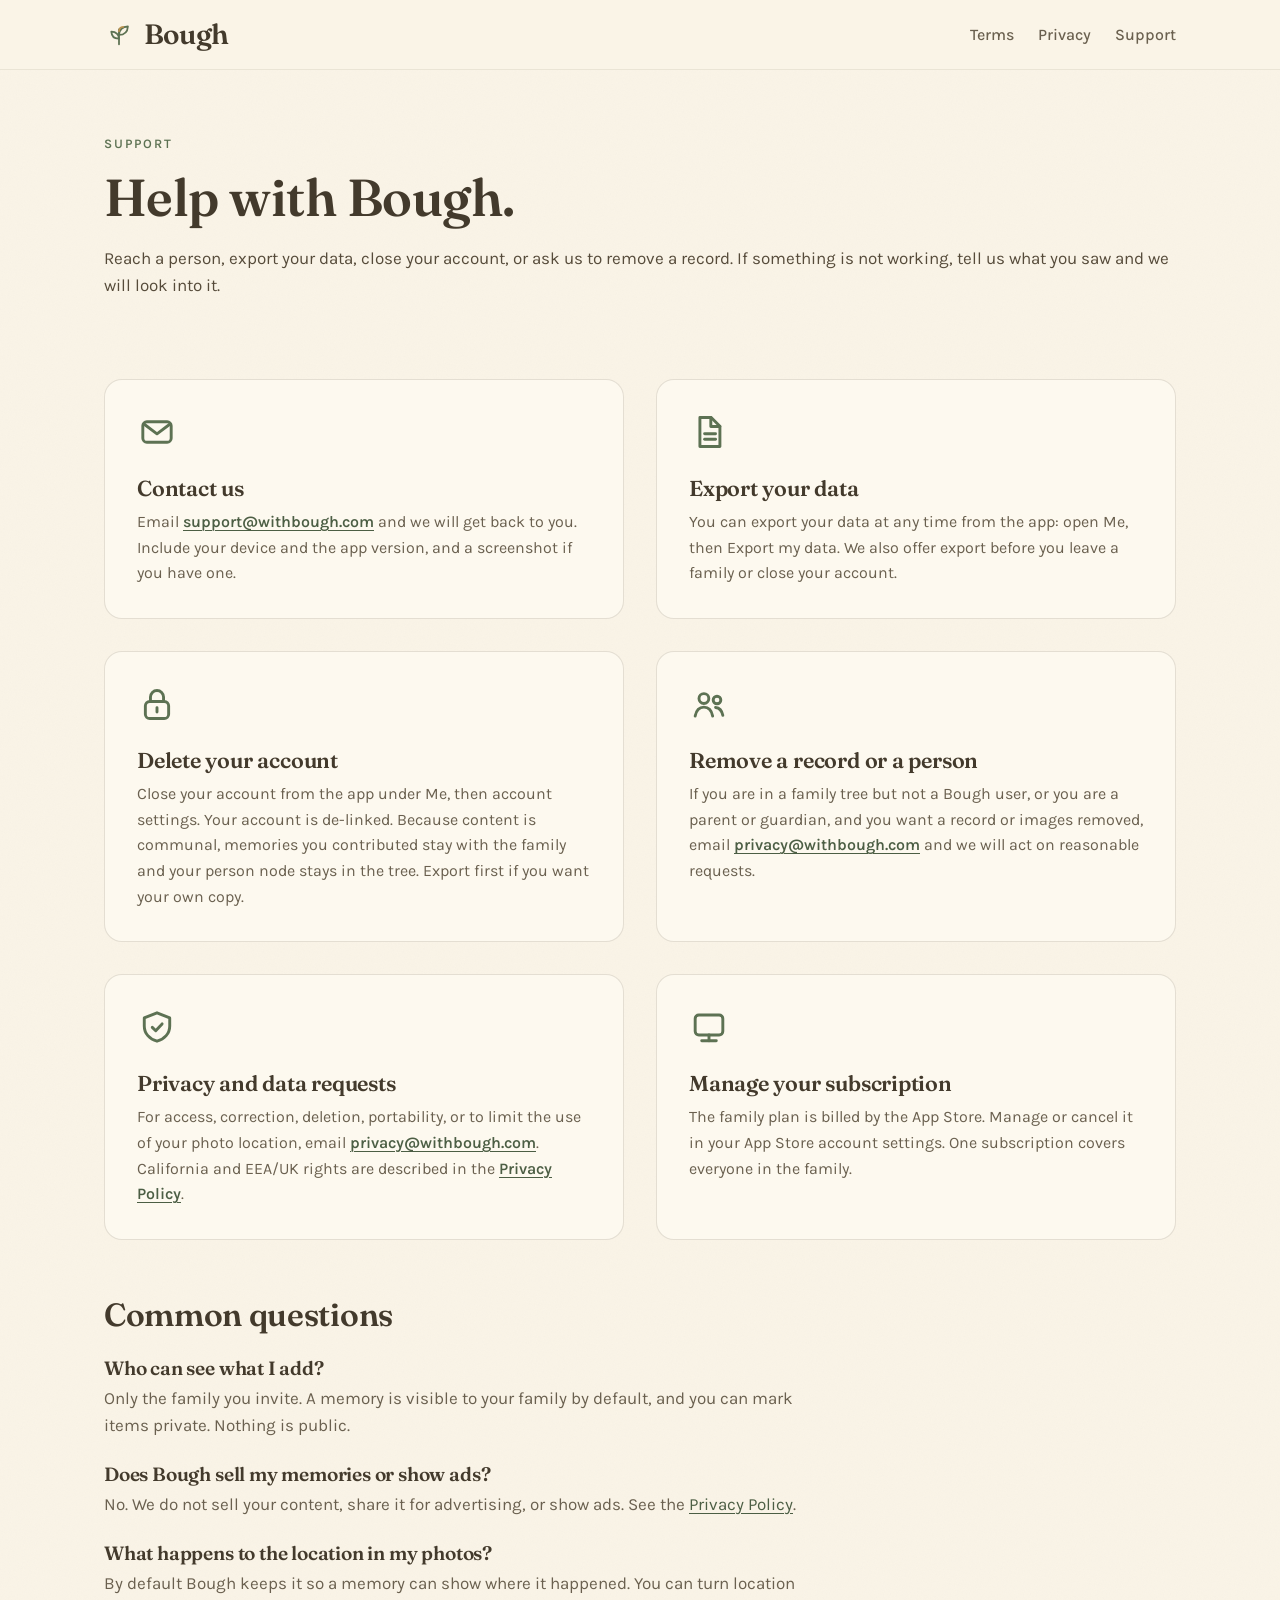
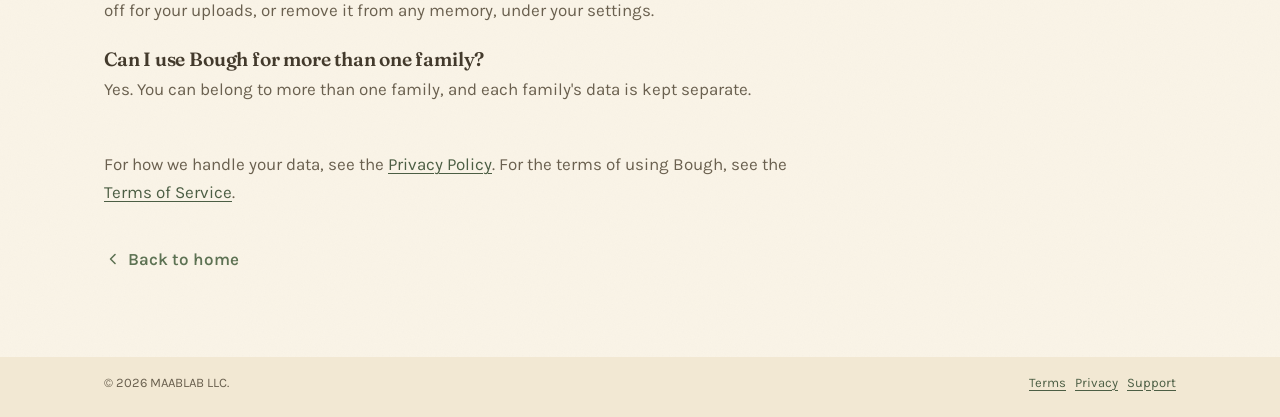
<file: support/index.html>
<!doctype html>
<html lang="en">
<head>
  <meta charset="utf-8">
  <meta name="viewport" content="width=device-width, initial-scale=1, viewport-fit=cover">
  <meta name="color-scheme" content="light">
  <title>Bough Support</title>
  <meta name="description" content="Get help with Bough: contact, account deletion, data export, data requests, and record removal.">
  <link rel="canonical" href="https://withbough.com/support/">
  <meta property="og:url" content="https://withbough.com/support/">
  <link rel="icon" href="../assets/bough-mark.svg" type="image/svg+xml">
  <link rel="preconnect" href="https://fonts.googleapis.com">
  <link rel="preconnect" href="https://fonts.gstatic.com" crossorigin>
  <link href="https://fonts.googleapis.com/css2?family=Fraunces:ital,opsz,wght@0,9..144,400;0,9..144,500;0,9..144,600;1,9..144,500&family=Karla:wght@400;500;600;700&display=swap" rel="stylesheet">
  <link rel="stylesheet" href="../styles.css">
</head>
<body id="top">
  <a class="skip-link" href="#main">Skip to content</a>

  <header class="site-header">
    <div class="wrap">
      <a class="brand" href="../" aria-label="Bough home">
        <svg width="30" height="30" viewBox="0 0 32 32" fill="none" stroke="currentColor" stroke-width="1.9" stroke-linecap="round" stroke-linejoin="round" style="color: var(--sage-deep)" aria-hidden="true">
          <path d="M16 27V11"/>
          <path d="M16 17c.3-5.6 3.8-8.8 9.5-9-.4 5.7-3.9 9-9.5 9z"/>
          <path d="M16 21c-.3-4.5-3.2-7.3-8.2-7.5.4 5 3.6 7.7 8.2 7.5z"/>
          <path d="M16 13c.1-2.7 1.7-4.3 4.5-4.5" style="stroke: var(--gold)"/>
        </svg>
        <span class="wordmark">Bough</span>
      </a>
      <nav class="nav" aria-label="Primary">
        <div class="nav-links">
          <a href="../terms/">Terms</a>
          <a href="../privacy/">Privacy</a>
          <a href="../support/" aria-current="page">Support</a>
        </div>
      </nav>
    </div>
  </header>

  <main id="main">
    <div class="wrap doc-header">
      <p class="eyebrow">Support</p>
      <h1 style="font-size:clamp(2.2rem,5vw,3.25rem);max-width:16ch">Help with Bough.</h1>
      <p class="lead" style="margin-top:1.1rem">Reach a person, export your data, close your account, or ask us to remove a record. If something is not working, tell us what you saw and we will look into it.</p>
    </div>

    <section class="wrap" style="padding-bottom:clamp(3rem,7vw,5rem)">
      <div class="support-grid">
        <div class="support-card">
          <svg viewBox="0 0 22 22" fill="none" stroke="currentColor" stroke-width="1.6" stroke-linecap="round" stroke-linejoin="round" aria-hidden="true">
            <rect x="3.2" y="5.4" width="15.6" height="11.2" rx="2.2"/>
            <path d="M3.8 6.6 11 12l7.2-5.4"/>
          </svg>
          <h3>Contact us</h3>
          <p>Email <a href="mailto:support@withbough.com">support@withbough.com</a> and we will get back to you. Include your device and the app version, and a screenshot if you have one.</p>
        </div>

        <div class="support-card">
          <svg viewBox="0 0 22 22" fill="none" stroke="currentColor" stroke-width="1.6" stroke-linecap="round" stroke-linejoin="round" aria-hidden="true">
            <path d="M6 3h6.2L17 7.8V19H6z"/>
            <path d="M12 3v5h5"/>
            <path d="M8.6 12h6"/>
            <path d="M8.6 15h6"/>
          </svg>
          <h3>Export your data</h3>
          <p>You can export your data at any time from the app: open Me, then Export my data. We also offer export before you leave a family or close your account.</p>
        </div>

        <div class="support-card">
          <svg viewBox="0 0 22 22" fill="none" stroke="currentColor" stroke-width="1.6" stroke-linecap="round" stroke-linejoin="round" aria-hidden="true">
            <rect x="4.6" y="9.6" width="12.8" height="9.4" rx="2.4"/>
            <path d="M7.4 9.6V7.2a3.6 3.6 0 0 1 7.2 0v2.4"/>
            <path d="M11 13v2.4"/>
          </svg>
          <h3>Delete your account</h3>
          <p>Close your account from the app under Me, then account settings. Your account is de-linked. Because content is communal, memories you contributed stay with the family and your person node stays in the tree. Export first if you want your own copy.</p>
        </div>

        <div class="support-card">
          <svg viewBox="0 0 22 22" fill="none" stroke="currentColor" stroke-width="1.6" stroke-linecap="round" stroke-linejoin="round" aria-hidden="true">
            <circle cx="8.2" cy="8" r="2.7"/>
            <path d="M3.4 17.6c.6-3.2 2.5-4.9 4.8-4.9s4.2 1.7 4.8 4.9"/>
            <circle cx="15.4" cy="8.8" r="2.1"/>
            <path d="M14.6 12.9c2 .2 3.5 1.7 4 4.3"/>
          </svg>
          <h3>Remove a record or a person</h3>
          <p>If you are in a family tree but not a Bough user, or you are a parent or guardian, and you want a record or images removed, email <a href="mailto:privacy@withbough.com">privacy@withbough.com</a> and we will act on reasonable requests.</p>
        </div>

        <div class="support-card">
          <svg viewBox="0 0 22 22" fill="none" stroke="currentColor" stroke-width="1.6" stroke-linecap="round" stroke-linejoin="round" aria-hidden="true">
            <path d="M11 3.2 4 6v4.4c0 4.2 2.9 7.3 7 8.4 4.1-1.1 7-4.2 7-8.4V6z"/>
            <path d="M8.4 11.2l1.9 1.9 3.5-3.8"/>
          </svg>
          <h3>Privacy and data requests</h3>
          <p>For access, correction, deletion, portability, or to limit the use of your photo location, email <a href="mailto:privacy@withbough.com">privacy@withbough.com</a>. California and EEA/UK rights are described in the <a href="../privacy/">Privacy Policy</a>.</p>
        </div>

        <div class="support-card">
          <svg viewBox="0 0 22 22" fill="none" stroke="currentColor" stroke-width="1.6" stroke-linecap="round" stroke-linejoin="round" aria-hidden="true">
            <rect x="3.4" y="4.4" width="15.2" height="11" rx="2"/>
            <path d="M7 18.6h8"/>
            <path d="M11 15.4v3.2"/>
          </svg>
          <h3>Manage your subscription</h3>
          <p>The family plan is billed by the App Store. Manage or cancel it in your App Store account settings. One subscription covers everyone in the family.</p>
        </div>
      </div>

      <div style="margin-top:clamp(2.5rem,5vw,3.5rem);max-width:44rem">
        <h2 style="font-family:var(--serif);font-weight:600;font-size:clamp(1.5rem,3.5vw,2rem);margin-bottom:1.25rem">Common questions</h2>

        <h3 style="font-family:var(--serif);font-size:1.2rem;margin:1.5rem 0 0.35rem">Who can see what I add?</h3>
        <p class="muted">Only the family you invite. A memory is visible to your family by default, and you can mark items private. Nothing is public.</p>

        <h3 style="font-family:var(--serif);font-size:1.2rem;margin:1.5rem 0 0.35rem">Does Bough sell my memories or show ads?</h3>
        <p class="muted">No. We do not sell your content, share it for advertising, or show ads. See the <a href="../privacy/">Privacy Policy</a>.</p>

        <h3 style="font-family:var(--serif);font-size:1.2rem;margin:1.5rem 0 0.35rem">What happens to the location in my photos?</h3>
        <p class="muted">By default Bough keeps it so a memory can show where it happened. You can turn location off for your uploads, or remove it from any memory, under your settings.</p>

        <h3 style="font-family:var(--serif);font-size:1.2rem;margin:1.5rem 0 0.35rem">Can I use Bough for more than one family?</h3>
        <p class="muted">Yes. You can belong to more than one family, and each family's data is kept separate.</p>
      </div>

      <div style="margin-top:clamp(2rem,4vw,3rem)">
        <p class="muted" style="max-width:44rem">For how we handle your data, see the <a href="../privacy/">Privacy Policy</a>. For the terms of using Bough, see the <a href="../terms/">Terms of Service</a>.</p>
      </div>

      <a class="back-link" href="../">
        <svg width="18" height="18" viewBox="0 0 22 22" fill="none" stroke="currentColor" stroke-width="1.9" stroke-linecap="round" stroke-linejoin="round" aria-hidden="true"><path d="M13.5 5.5 8 11l5.5 5.5"/></svg>
        Back to home
      </a>
    </section>
  </main>

  <footer class="site-footer">
    <div class="wrap">
      <div class="footer-legal" style="margin-top:0;border-top:none;padding-top:0">
        <span>© 2026 MAABLAB LLC.</span>
        <span><a href="../terms/">Terms</a> &nbsp; <a href="../privacy/">Privacy</a> &nbsp; <a href="../support/">Support</a></span>
      </div>
    </div>
  </footer>
</body>
</html>
</file>
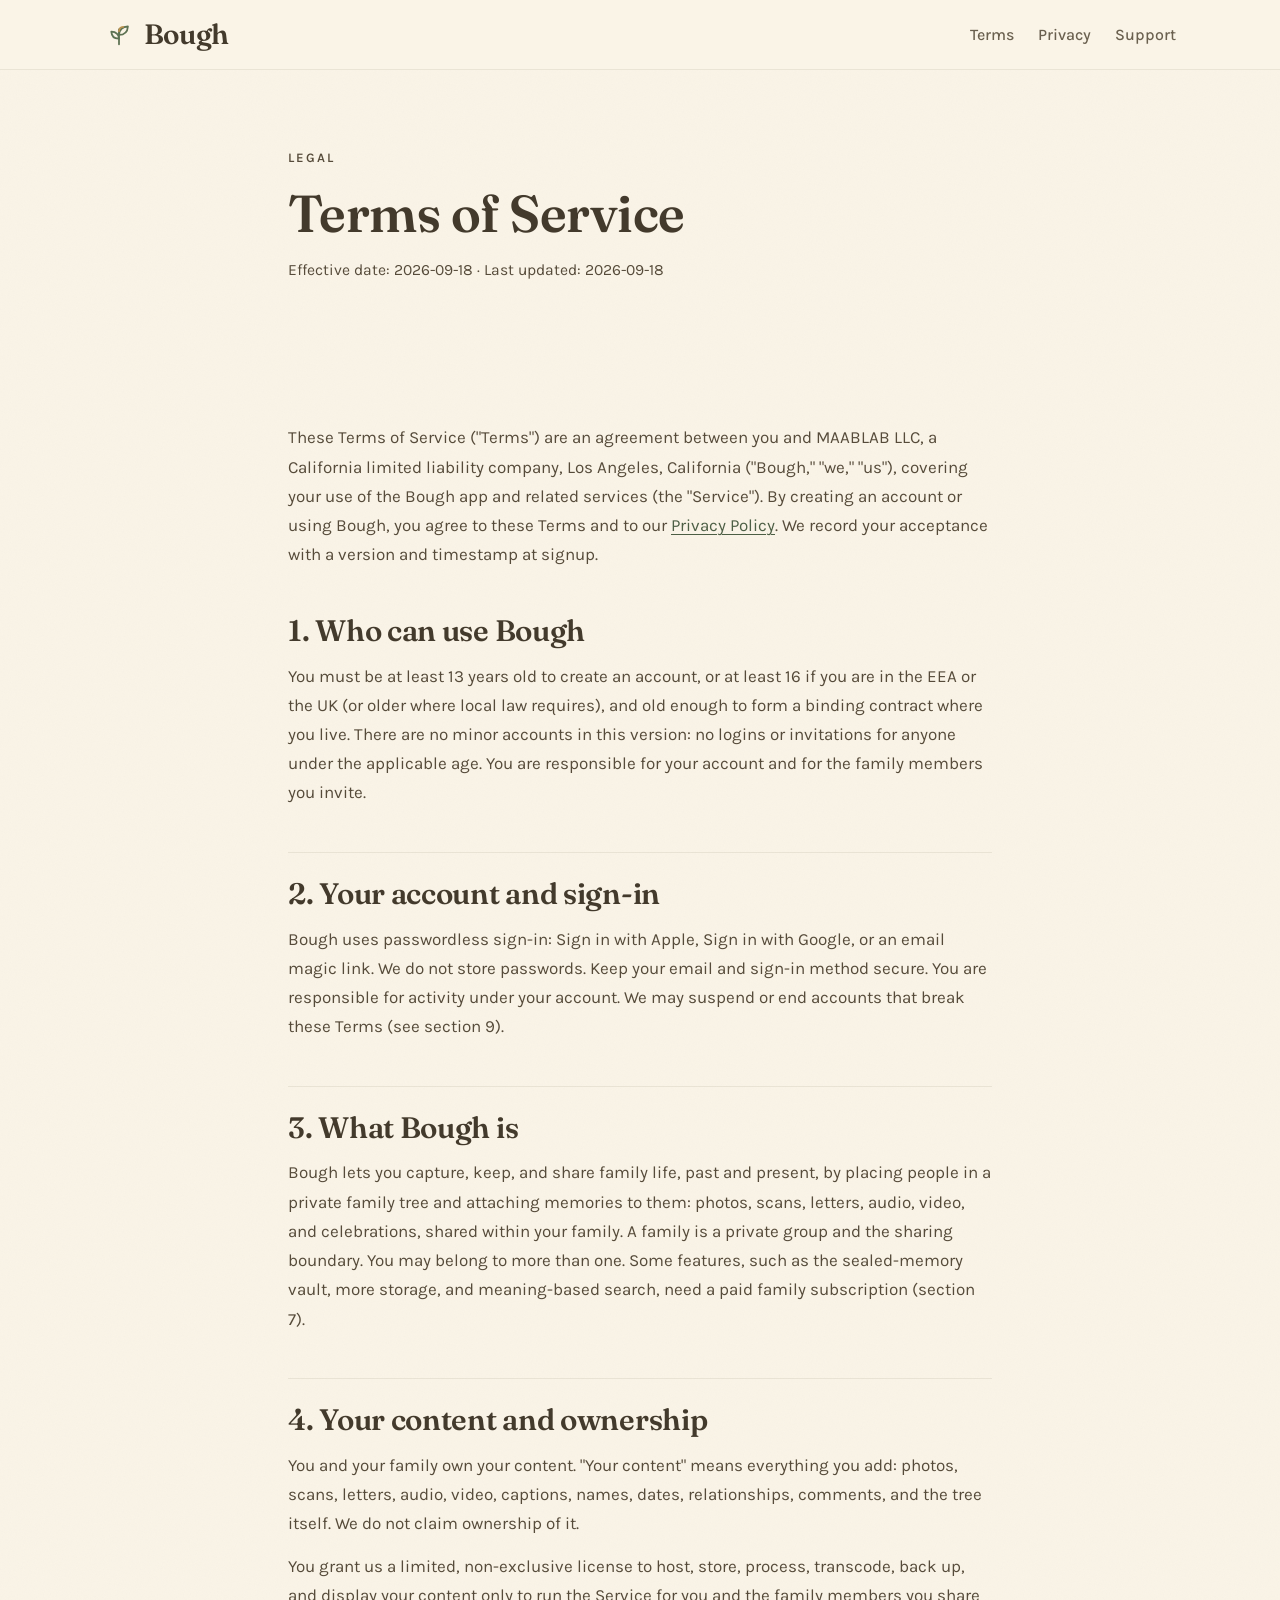
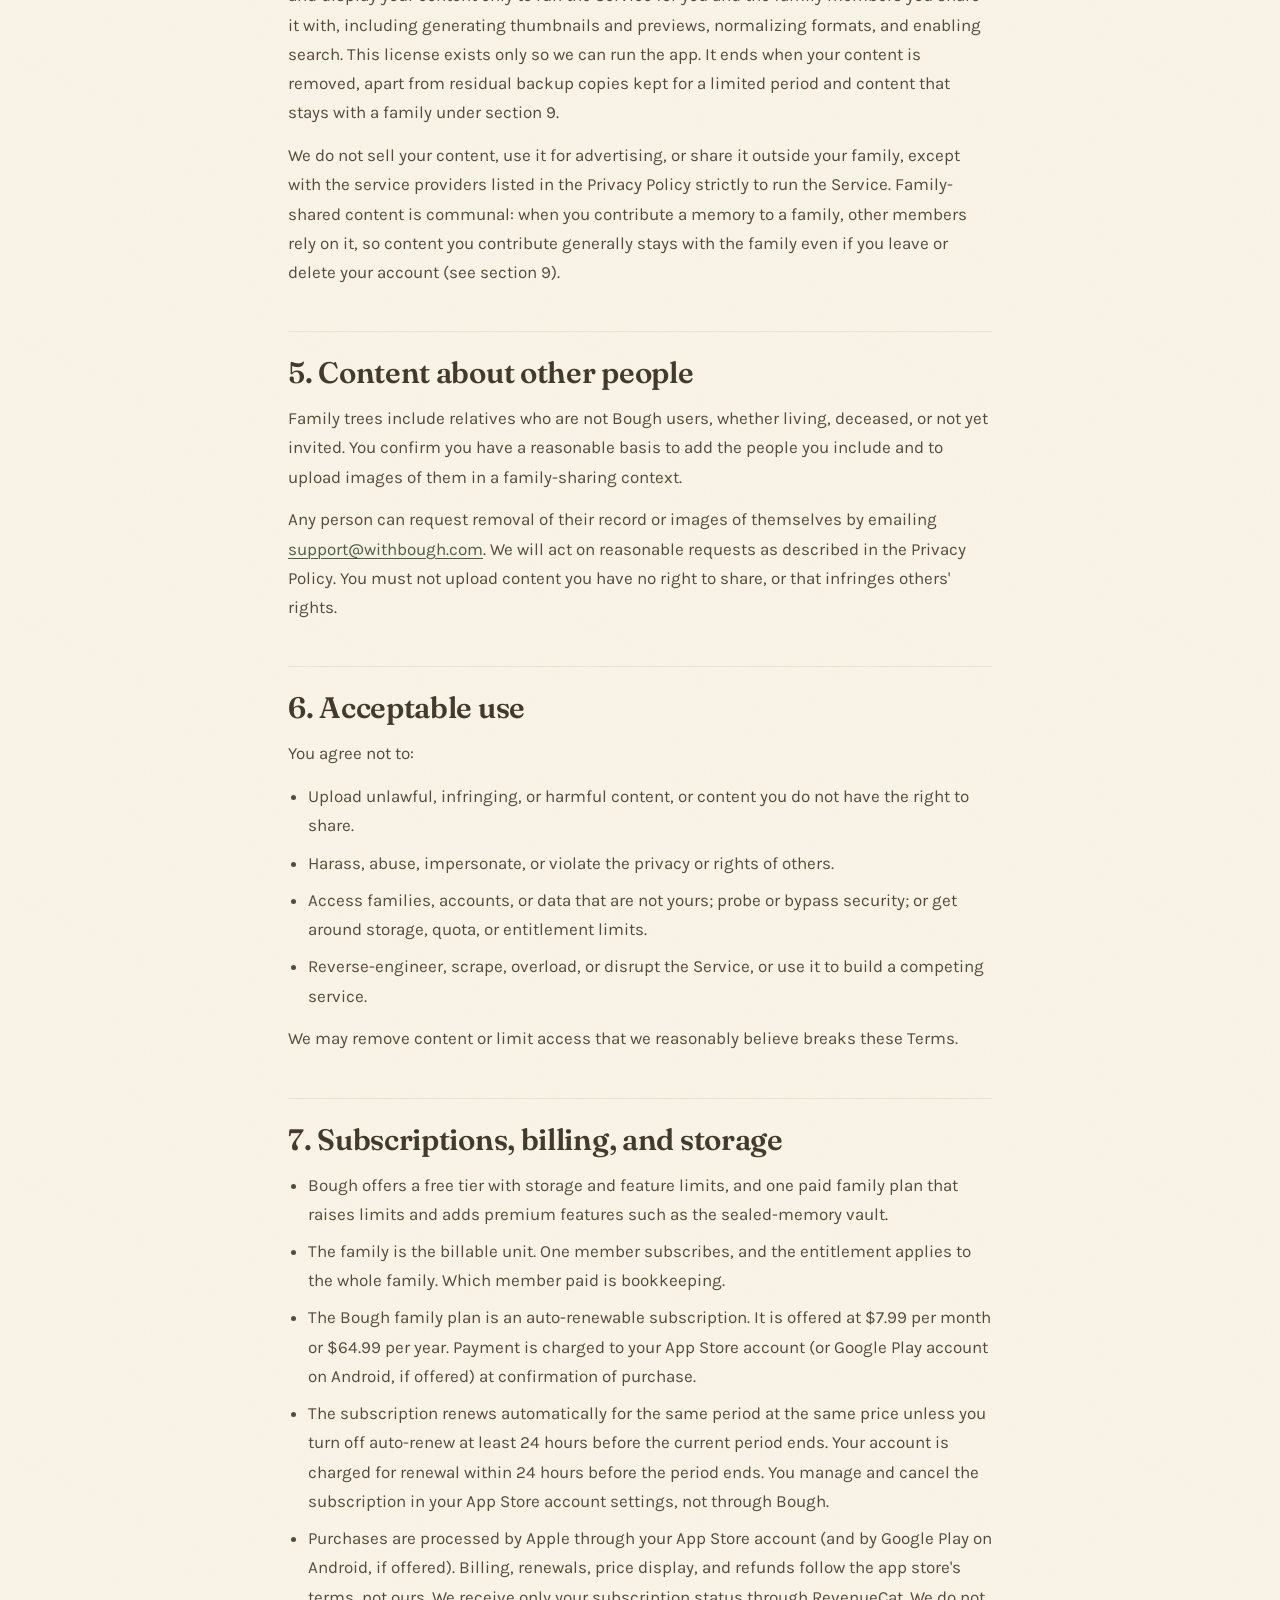
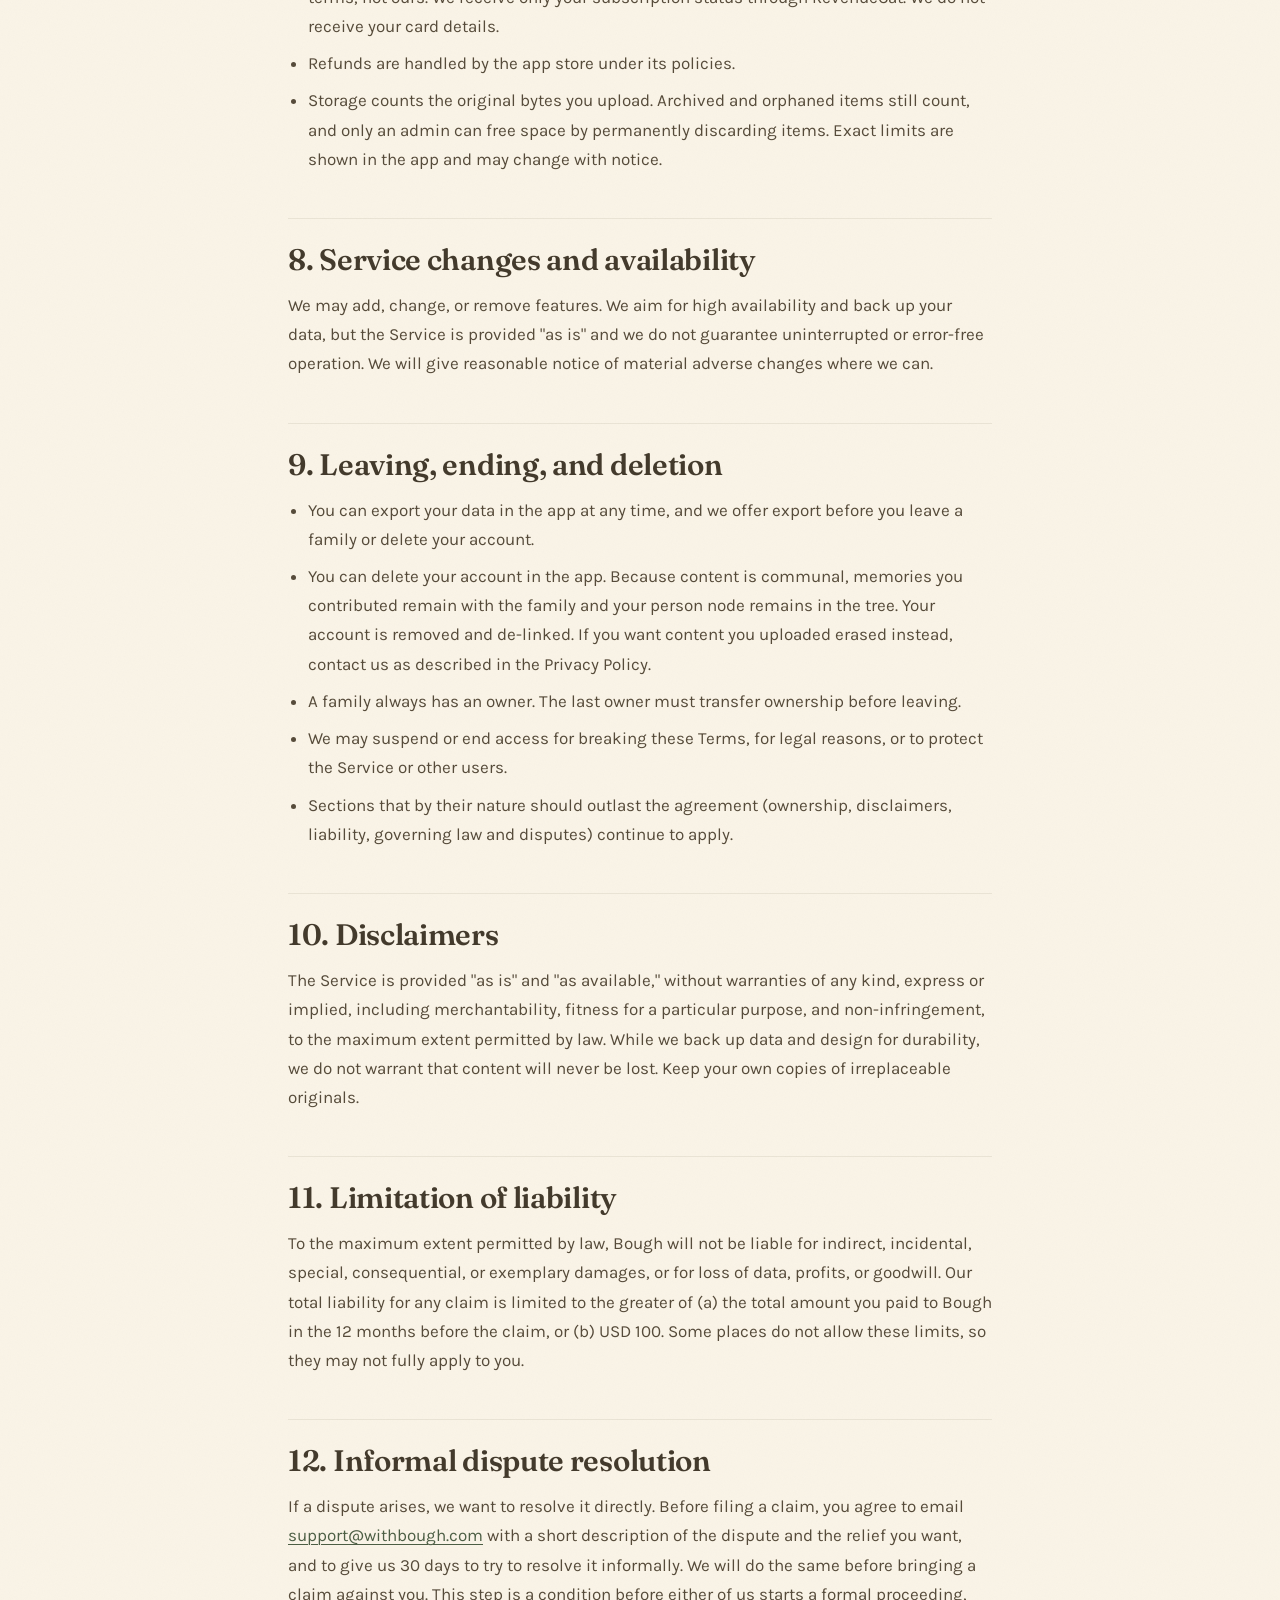
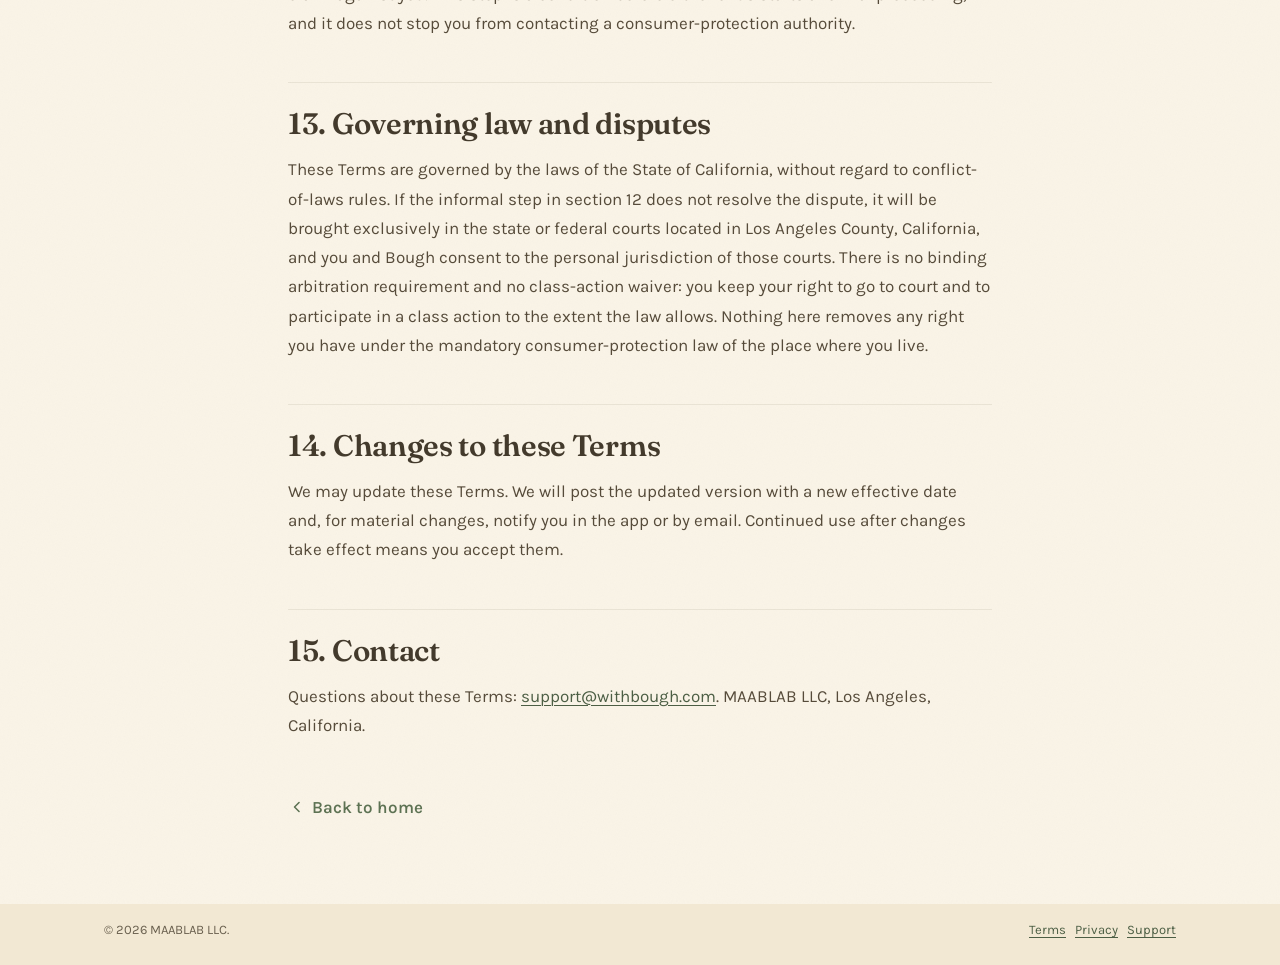
<file: terms/index.html>
<!doctype html>
<html lang="en">
<head>
  <meta charset="utf-8">
  <meta name="viewport" content="width=device-width, initial-scale=1, viewport-fit=cover">
  <meta name="color-scheme" content="light">
  <title>Bough Terms of Service</title>
  <meta name="description" content="The agreement between you and MAABLAB LLC for using Bough.">
  <link rel="canonical" href="https://withbough.com/terms/">
  <meta property="og:url" content="https://withbough.com/terms/">
  <link rel="icon" href="../assets/bough-mark.svg" type="image/svg+xml">
  <link rel="preconnect" href="https://fonts.googleapis.com">
  <link rel="preconnect" href="https://fonts.gstatic.com" crossorigin>
  <link href="https://fonts.googleapis.com/css2?family=Fraunces:ital,opsz,wght@0,9..144,400;0,9..144,500;0,9..144,600;1,9..144,500&family=Karla:wght@400;500;600;700&display=swap" rel="stylesheet">
  <link rel="stylesheet" href="../styles.css">
</head>
<body id="top">
  <a class="skip-link" href="#main">Skip to content</a>

  <header class="site-header">
    <div class="wrap">
      <a class="brand" href="../" aria-label="Bough home">
        <svg width="30" height="30" viewBox="0 0 32 32" fill="none" stroke="currentColor" stroke-width="1.9" stroke-linecap="round" stroke-linejoin="round" style="color: var(--sage-deep)" aria-hidden="true">
          <path d="M16 27V11"/>
          <path d="M16 17c.3-5.6 3.8-8.8 9.5-9-.4 5.7-3.9 9-9.5 9z"/>
          <path d="M16 21c-.3-4.5-3.2-7.3-8.2-7.5.4 5 3.6 7.7 8.2 7.5z"/>
          <path d="M16 13c.1-2.7 1.7-4.3 4.5-4.5" style="stroke: var(--gold)"/>
        </svg>
        <span class="wordmark">Bough</span>
      </a>
      <nav class="nav" aria-label="Primary">
        <div class="nav-links">
          <a href="../terms/" aria-current="page">Terms</a>
          <a href="../privacy/">Privacy</a>
          <a href="../support/">Support</a>
        </div>
      </nav>
    </div>
  </header>

  <main id="main">
    <div class="wrap doc-header">
      <div class="doc">
        <p class="eyebrow">Legal</p>
        <h1>Terms of Service</h1>
        <p class="doc-meta">Effective date: 2026-09-18 · Last updated: 2026-09-18</p>
      </div>
    </div>

    <div class="wrap">
      <article class="doc">
        <p>These Terms of Service ("Terms") are an agreement between you and MAABLAB LLC, a California limited liability company, Los Angeles, California ("Bough," "we," "us"), covering your use of the Bough app and related services (the "Service"). By creating an account or using Bough, you agree to these Terms and to our <a href="../privacy/">Privacy Policy</a>. We record your acceptance with a version and timestamp at signup.</p>

        <h2>1. Who can use Bough</h2>
        <p>You must be at least 13 years old to create an account, or at least 16 if you are in the EEA or the UK (or older where local law requires), and old enough to form a binding contract where you live. There are no minor accounts in this version: no logins or invitations for anyone under the applicable age. You are responsible for your account and for the family members you invite.</p>

        <h2>2. Your account and sign-in</h2>
        <p>Bough uses passwordless sign-in: Sign in with Apple, Sign in with Google, or an email magic link. We do not store passwords. Keep your email and sign-in method secure. You are responsible for activity under your account. We may suspend or end accounts that break these Terms (see section 9).</p>

        <h2>3. What Bough is</h2>
        <p>Bough lets you capture, keep, and share family life, past and present, by placing people in a private family tree and attaching memories to them: photos, scans, letters, audio, video, and celebrations, shared within your family. A family is a private group and the sharing boundary. You may belong to more than one. Some features, such as the sealed-memory vault, more storage, and meaning-based search, need a paid family subscription (section 7).</p>

        <h2>4. Your content and ownership</h2>
        <p>You and your family own your content. "Your content" means everything you add: photos, scans, letters, audio, video, captions, names, dates, relationships, comments, and the tree itself. We do not claim ownership of it.</p>
        <p>You grant us a limited, non-exclusive license to host, store, process, transcode, back up, and display your content only to run the Service for you and the family members you share it with, including generating thumbnails and previews, normalizing formats, and enabling search. This license exists only so we can run the app. It ends when your content is removed, apart from residual backup copies kept for a limited period and content that stays with a family under section 9.</p>
        <p>We do not sell your content, use it for advertising, or share it outside your family, except with the service providers listed in the Privacy Policy strictly to run the Service. Family-shared content is communal: when you contribute a memory to a family, other members rely on it, so content you contribute generally stays with the family even if you leave or delete your account (see section 9).</p>

        <h2>5. Content about other people</h2>
        <p>Family trees include relatives who are not Bough users, whether living, deceased, or not yet invited. You confirm you have a reasonable basis to add the people you include and to upload images of them in a family-sharing context.</p>
        <p>Any person can request removal of their record or images of themselves by emailing <a href="mailto:support@withbough.com">support@withbough.com</a>. We will act on reasonable requests as described in the Privacy Policy. You must not upload content you have no right to share, or that infringes others' rights.</p>

        <h2>6. Acceptable use</h2>
        <p>You agree not to:</p>
        <ul>
          <li>Upload unlawful, infringing, or harmful content, or content you do not have the right to share.</li>
          <li>Harass, abuse, impersonate, or violate the privacy or rights of others.</li>
          <li>Access families, accounts, or data that are not yours; probe or bypass security; or get around storage, quota, or entitlement limits.</li>
          <li>Reverse-engineer, scrape, overload, or disrupt the Service, or use it to build a competing service.</li>
        </ul>
        <p>We may remove content or limit access that we reasonably believe breaks these Terms.</p>

        <h2>7. Subscriptions, billing, and storage</h2>
        <ul>
          <li>Bough offers a free tier with storage and feature limits, and one paid family plan that raises limits and adds premium features such as the sealed-memory vault.</li>
          <li>The family is the billable unit. One member subscribes, and the entitlement applies to the whole family. Which member paid is bookkeeping.</li>
          <li>The Bough family plan is an auto-renewable subscription. It is offered at $7.99 per month or $64.99 per year. Payment is charged to your App Store account (or Google Play account on Android, if offered) at confirmation of purchase.</li>
          <li>The subscription renews automatically for the same period at the same price unless you turn off auto-renew at least 24 hours before the current period ends. Your account is charged for renewal within 24 hours before the period ends. You manage and cancel the subscription in your App Store account settings, not through Bough.</li>
          <li>Purchases are processed by Apple through your App Store account (and by Google Play on Android, if offered). Billing, renewals, price display, and refunds follow the app store's terms, not ours. We receive only your subscription status through RevenueCat. We do not receive your card details.</li>
          <li>Refunds are handled by the app store under its policies.</li>
          <li>Storage counts the original bytes you upload. Archived and orphaned items still count, and only an admin can free space by permanently discarding items. Exact limits are shown in the app and may change with notice.</li>
        </ul>

        <h2>8. Service changes and availability</h2>
        <p>We may add, change, or remove features. We aim for high availability and back up your data, but the Service is provided "as is" and we do not guarantee uninterrupted or error-free operation. We will give reasonable notice of material adverse changes where we can.</p>

        <h2>9. Leaving, ending, and deletion</h2>
        <ul>
          <li>You can export your data in the app at any time, and we offer export before you leave a family or delete your account.</li>
          <li>You can delete your account in the app. Because content is communal, memories you contributed remain with the family and your person node remains in the tree. Your account is removed and de-linked. If you want content you uploaded erased instead, contact us as described in the Privacy Policy.</li>
          <li>A family always has an owner. The last owner must transfer ownership before leaving.</li>
          <li>We may suspend or end access for breaking these Terms, for legal reasons, or to protect the Service or other users.</li>
          <li>Sections that by their nature should outlast the agreement (ownership, disclaimers, liability, governing law and disputes) continue to apply.</li>
        </ul>

        <h2>10. Disclaimers</h2>
        <p>The Service is provided "as is" and "as available," without warranties of any kind, express or implied, including merchantability, fitness for a particular purpose, and non-infringement, to the maximum extent permitted by law. While we back up data and design for durability, we do not warrant that content will never be lost. Keep your own copies of irreplaceable originals.</p>

        <h2>11. Limitation of liability</h2>
        <p>To the maximum extent permitted by law, Bough will not be liable for indirect, incidental, special, consequential, or exemplary damages, or for loss of data, profits, or goodwill. Our total liability for any claim is limited to the greater of (a) the total amount you paid to Bough in the 12 months before the claim, or (b) USD 100. Some places do not allow these limits, so they may not fully apply to you.</p>

        <h2>12. Informal dispute resolution</h2>
        <p>If a dispute arises, we want to resolve it directly. Before filing a claim, you agree to email <a href="mailto:support@withbough.com">support@withbough.com</a> with a short description of the dispute and the relief you want, and to give us 30 days to try to resolve it informally. We will do the same before bringing a claim against you. This step is a condition before either of us starts a formal proceeding, and it does not stop you from contacting a consumer-protection authority.</p>

        <h2>13. Governing law and disputes</h2>
        <p>These Terms are governed by the laws of the State of California, without regard to conflict-of-laws rules. If the informal step in section 12 does not resolve the dispute, it will be brought exclusively in the state or federal courts located in Los Angeles County, California, and you and Bough consent to the personal jurisdiction of those courts. There is no binding arbitration requirement and no class-action waiver: you keep your right to go to court and to participate in a class action to the extent the law allows. Nothing here removes any right you have under the mandatory consumer-protection law of the place where you live.</p>

        <h2>14. Changes to these Terms</h2>
        <p>We may update these Terms. We will post the updated version with a new effective date and, for material changes, notify you in the app or by email. Continued use after changes take effect means you accept them.</p>

        <h2>15. Contact</h2>
        <p>Questions about these Terms: <a href="mailto:support@withbough.com">support@withbough.com</a>. MAABLAB LLC, Los Angeles, California.</p>

        <a class="back-link" href="../">
          <svg width="18" height="18" viewBox="0 0 22 22" fill="none" stroke="currentColor" stroke-width="1.9" stroke-linecap="round" stroke-linejoin="round" aria-hidden="true"><path d="M13.5 5.5 8 11l5.5 5.5"/></svg>
          Back to home
        </a>
      </article>
    </div>
  </main>

  <footer class="site-footer">
    <div class="wrap">
      <div class="footer-legal" style="margin-top:0;border-top:none;padding-top:0">
        <span>© 2026 MAABLAB LLC.</span>
        <span><a href="../terms/">Terms</a> &nbsp; <a href="../privacy/">Privacy</a> &nbsp; <a href="../support/">Support</a></span>
      </div>
    </div>
  </footer>
</body>
</html>
</file>
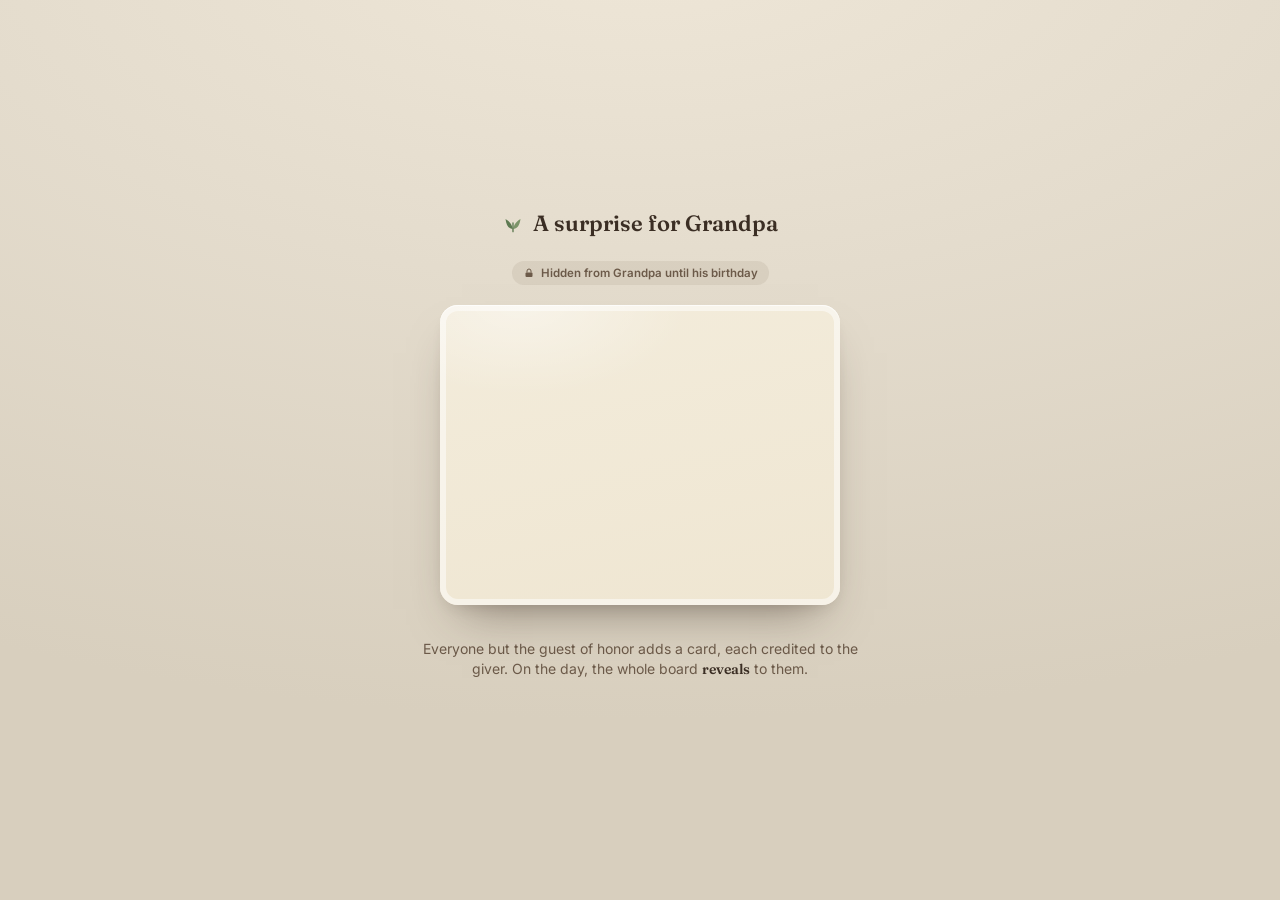
<file: assets/animations/celebration-reveal.html>
<!DOCTYPE html>
<html lang="en">
<head>
<meta charset="utf-8" />
<meta name="viewport" content="width=device-width, initial-scale=1, viewport-fit=cover" />
<title>Bough celebrations — a surprise built together</title>
<link rel="preconnect" href="https://fonts.googleapis.com" />
<link rel="preconnect" href="https://fonts.gstatic.com" crossorigin />
<link href="https://fonts.googleapis.com/css2?family=Fraunces:opsz,wght@9..144,500;9..144,600&family=Inter:wght@400;500;600;700&display=swap" rel="stylesheet" />
<style>
  :root {
    --paper:      #F7F1E3;
    --paper-2:    #F1E8D4;
    --board:      #efe6d2;
    --ink:        #3B2E24;
    --ink-soft:   #6C5A49;
    --sage:       #7C9469;
    --sage-deep:  #5E7A52;
    --amber:      #E4A64F;
    --terra:      #C96A44;
    --rose:       #d68a8a;

    --font-ui: "Inter", -apple-system, BlinkMacSystemFont, "Segoe UI", Roboto, sans-serif;
    --font-brand: "Fraunces", Georgia, "Times New Roman", serif;
  }

  * { box-sizing: border-box; }

  html, body {
    margin: 0; min-height: 100%;
    font-family: var(--font-ui);
    background: radial-gradient(120% 90% at 50% -10%, #efe7d8 0%, #e4dccd 46%, #d8cfbe 100%);
    color: var(--ink);
    -webkit-font-smoothing: antialiased;
  }

  .stage {
    min-height: 100dvh;
    display: flex; flex-direction: column; align-items: center; justify-content: center;
    padding: 26px 16px; gap: 20px;
  }

  /* board title / status */
  .titlebar {
    display: flex; align-items: center; gap: 10px;
    min-height: 34px;
  }
  .titlebar .leaf { width: 20px; height: 20px; flex: none; }
  .title {
    font-family: var(--font-brand); font-weight: 600; font-size: 22px; color: var(--ink);
    line-height: 1.05; text-align: center;
    transition: opacity 420ms ease, transform 520ms cubic-bezier(.22,.9,.28,1);
  }
  .lockpill {
    display: inline-flex; align-items: center; gap: 6px;
    padding: 5px 11px; border-radius: 999px;
    background: rgba(107,90,73,0.1); color: var(--ink-soft);
    font-size: 11.5px; font-weight: 600;
    transition: opacity 380ms ease;
  }
  .lockpill svg { width: 12px; height: 12px; }
  .step-out { opacity: 0; transform: translateY(-5px); }

  /* the board */
  .board {
    position: relative;
    width: min(400px, 92vw);
    aspect-ratio: 400 / 300;
    border-radius: 18px;
    background:
      linear-gradient(168deg, #f3ecdb 0%, var(--board) 100%);
    box-shadow: 0 1px 0 rgba(255,255,255,0.7) inset,
                0 0 0 6px rgba(255,255,255,0.5) inset,
                0 26px 46px -22px rgba(59,46,36,0.5),
                0 8px 18px -12px rgba(59,46,36,0.3);
    overflow: hidden;
  }
  .board::after {
    content:""; position:absolute; inset:0; pointer-events:none;
    background: radial-gradient(70% 50% at 20% 0%, rgba(255,255,255,0.4), transparent 60%);
  }

  /* contributor cards */
  .card {
    position: absolute;
    width: 27%;
    background: #fffdf7;
    border-radius: 8px;
    padding: 5px 5px 6px;
    box-shadow: 0 10px 18px -9px rgba(59,46,36,0.45);
    opacity: 0;
    transform: translateY(26px) scale(0.9) rotate(var(--rot,0deg));
    transition: opacity 420ms ease, transform 620ms cubic-bezier(.28,1.3,.5,1);
  }
  .card.in { opacity: 1; transform: translateY(0) scale(1) rotate(var(--rot,0deg)); }
  .card .pic { position: relative; border-radius: 5px; overflow: hidden; aspect-ratio: 1/0.78; background: var(--paper-2); }
  .card .pic svg { position:absolute; inset:0; width:100%; height:100%; display:block; }
  .card .pin {
    position: absolute; top: -6px; left: 50%; margin-left: -5px;
    width: 10px; height: 10px; border-radius: 50%;
    background: radial-gradient(circle at 35% 30%, #e88, var(--terra));
    box-shadow: 0 2px 3px rgba(59,46,36,0.4);
  }
  .card .from {
    display: block; margin-top: 4px;
    font-size: 8.5px; font-weight: 700; color: var(--sage-deep);
    letter-spacing: 0.2px; text-align: center;
    white-space: nowrap; overflow: hidden; text-overflow: ellipsis;
  }

  /* honoree reveal */
  .honoree {
    position: absolute; left: 50%; top: 50%;
    transform: translate(-50%,-50%) scale(0.6);
    opacity: 0;
    display: flex; flex-direction: column; align-items: center; gap: 8px;
    z-index: 20;
    transition: opacity 500ms ease, transform 640ms cubic-bezier(.28,1.3,.5,1);
    pointer-events: none;
  }
  .revealed .honoree { opacity: 1; transform: translate(-50%,-50%) scale(1); }
  .honoree .ava {
    width: 76px; height: 76px; border-radius: 50%;
    display: grid; place-items: center;
    font-family: var(--font-brand); font-weight: 600; font-size: 34px; color: #fff;
    background: linear-gradient(150deg, var(--amber), var(--terra));
    box-shadow: 0 12px 24px -8px rgba(59,46,36,0.5), 0 0 0 5px rgba(255,255,255,0.7);
  }
  .honoree .msg {
    font-family: var(--font-brand); font-weight: 600; font-size: 17px; color: var(--ink);
    background: rgba(255,253,247,0.9); padding: 5px 14px; border-radius: 999px;
    box-shadow: 0 6px 14px -8px rgba(59,46,36,0.4);
  }

  /* dim cards behind honoree on reveal so the face reads */
  .revealed .card { opacity: 0.5; transform: translateY(0) scale(0.94) rotate(var(--rot,0deg)); }

  /* confetti layer */
  .confetti { position: absolute; inset: 0; overflow: hidden; z-index: 15; pointer-events: none; }
  .confetti i {
    position: absolute; top: -12%; width: 8px; height: 12px; border-radius: 2px;
    opacity: 0;
  }
  .burst i { animation: fall 1900ms cubic-bezier(.35,.2,.4,1) forwards; }
  @keyframes fall {
    0%   { opacity: 0; transform: translateY(-10px) rotate(0deg); }
    12%  { opacity: 1; }
    100% { opacity: 0; transform: translateY(320px) rotate(540deg); }
  }

  .caption { text-align:center; max-width: 440px; font-size: 14px; color: var(--ink-soft); line-height: 1.45; }
  .caption .k { font-family: var(--font-brand); color: var(--ink); font-weight: 600; }

  @media (prefers-reduced-motion: reduce) {
    .card, .honoree, .title, .lockpill { transition: none !important; }
    .confetti i { animation: none !important; }
    .card.in { opacity: 1; }
  }
</style>
</head>
<body>
  <div class="stage">

    <div class="titlebar">
      <span class="leaf" aria-hidden="true">
        <svg viewBox="0 0 24 24" width="20" height="20">
          <path d="M12 22c0-7 2-12 9-16-1 8-4 12-9 12" fill="#7c9469"/>
          <path d="M12 22c0-7-2-12-9-16 1 8 4 12 9 12" fill="#5e7a52"/>
          <rect x="11.2" y="10" width="1.6" height="12" rx="0.8" fill="#5e7a52"/>
        </svg>
      </span>
      <span class="title" id="title">A surprise for Grandpa</span>
    </div>
    <div class="lockpill" id="lock">
      <svg viewBox="0 0 24 24" fill="none" aria-hidden="true"><rect x="5" y="11" width="14" height="9" rx="2" fill="#6C5A49"/><path d="M8 11V8a4 4 0 0 1 8 0v3" stroke="#6C5A49" stroke-width="2"/></svg>
      Hidden from Grandpa until his birthday
    </div>

    <div class="board revealed" id="board" role="img" aria-label="A celebration board fills with cards from several family members, each credited to the giver, then reveals to the guest of honor with confetti.">
      <div class="confetti" id="confetti"></div>
      <div class="honoree" id="honoree">
        <span class="ava">G</span>
        <span class="msg">Happy 70th, Grandpa</span>
      </div>
      <!-- cards injected -->
    </div>

    <p class="caption">Everyone but the guest of honor adds a card, each credited to the giver. On the day, the whole board <span class="k">reveals</span> to them.</p>
  </div>

<script>
(function () {
  "use strict";
  var reduce = window.matchMedia && window.matchMedia("(prefers-reduced-motion: reduce)").matches;

  /* tiny scenes for the cards */
  function s(inner){ return '<svg viewBox="0 0 100 78" preserveAspectRatio="xMidYMid slice" aria-hidden="true">'+inner+'</svg>'; }
  var scenes = [
    s('<rect width="100" height="78" fill="#f3ead6"/><circle cx="70" cy="24" r="12" fill="#e9b25f"/><path d="M0 50 Q30 42 55 48 T100 46 V78 H0 Z" fill="#8fb0a4"/><path d="M0 64 Q34 58 60 63 T100 62 V78 H0 Z" fill="#e0c496"/>'),
    s('<rect width="100" height="78" fill="#eef0e0"/><path d="M0 46 Q50 36 100 46 V78 H0 Z" fill="#7c9469"/><circle cx="30" cy="44" r="5" fill="#e4a64f"/><circle cx="62" cy="40" r="5" fill="#efd0dd"/>'),
    s('<rect width="100" height="78" fill="#f6ead0"/><rect x="0" y="52" width="100" height="26" fill="#d8bd93"/><ellipse cx="50" cy="52" rx="26" ry="9" fill="#f4ecdc"/><ellipse cx="50" cy="49" rx="14" ry="5" fill="#e4a64f"/>'),
    s('<rect width="100" height="78" fill="#f2ead6"/><rect x="0" y="56" width="100" height="22" fill="#cdb896"/><path d="M40 56 V32 a12 12 0 0 1 24 0 V56 Z" fill="#c96a44"/><path d="M46 56 V34 a6 6 0 0 1 12 0 V56 Z" fill="#e4a64f"/>'),
    s('<rect width="100" height="78" fill="#eaf0dd"/><circle cx="50" cy="34" r="16" fill="#f0d59a"/><path d="M0 56 Q50 48 100 56 V78 H0 Z" fill="#8aa06d"/><circle cx="50" cy="34" r="7" fill="#e4a64f"/>')
  ];

  // card layout: pos (left/top %) + rotation + contributor
  var layout = [
    { l: 7,  t: 10, rot: -6, from: "Mom",   sc: 0 },
    { l: 68, t: 8,  rot: 5,  from: "Lily",  sc: 1 },
    { l: 38, t: 20, rot: -2, from: "Theo",  sc: 4 },
    { l: 10, t: 52, rot: 4,  from: "Sam",   sc: 3 },
    { l: 66, t: 54, rot: -5, from: "Nora",  sc: 2 }
  ];

  var board = document.getElementById("board");
  var cards = [];
  layout.forEach(function (o) {
    var c = document.createElement("div");
    c.className = "card";
    c.style.left = o.l + "%";
    c.style.top = o.t + "%";
    c.style.setProperty("--rot", o.rot + "deg");
    c.innerHTML = '<span class="pin"></span><div class="pic">' + scenes[o.sc] + '</div><span class="from">from ' + o.from + '</span>';
    board.appendChild(c);
    cards.push(c);
  });

  /* confetti pieces */
  var confetti = document.getElementById("confetti");
  var colors = ["#E4A64F","#C96A44","#7C9469","#d68a8a","#e9c46a","#8fb0a4"];
  var pieces = [];
  for (var i = 0; i < 34; i++) {
    var p = document.createElement("i");
    p.style.left = (Math.random() * 100) + "%";
    p.style.background = colors[i % colors.length];
    p.style.animationDelay = (Math.random() * 350) + "ms";
    p.style.width = (6 + Math.random() * 5) + "px";
    p.style.height = (9 + Math.random() * 6) + "px";
    if (Math.random() > 0.5) p.style.borderRadius = "50%";
    confetti.appendChild(p);
    pieces.push(p);
  }

  var title = document.getElementById("title");
  var lock = document.getElementById("lock");
  var honoree = document.getElementById("honoree");

  if (reduce) return; // authored revealed frame stands as the static image

  function swapTitle(text) {
    title.classList.add("step-out");
    setTimeout(function () { title.textContent = text; title.classList.remove("step-out"); }, 360);
  }

  function run() {
    // reset to the building state
    board.classList.remove("revealed");
    confetti.classList.remove("burst");
    cards.forEach(function (c) { c.classList.remove("in"); });
    swapTitle("A surprise for Grandpa");
    lock.style.opacity = "";

    // cards arrive one at a time, credited to each giver
    cards.forEach(function (c, k) {
      setTimeout(function () { c.classList.add("in"); }, 700 + k * 620);
    });

    // reveal: hide the lock, confetti, honoree, new title
    var revealAt = 700 + cards.length * 620 + 700;
    setTimeout(function () { lock.style.opacity = "0"; }, revealAt - 250);
    setTimeout(function () {
      board.classList.add("revealed");
      confetti.classList.remove("burst"); void confetti.offsetWidth; confetti.classList.add("burst");
      swapTitle("Happy 70th, Grandpa");
    }, revealAt);

    // second confetti puff
    setTimeout(function () {
      confetti.classList.remove("burst"); void confetti.offsetWidth; confetti.classList.add("burst");
    }, revealAt + 1400);

    // loop
    setTimeout(run, revealAt + 4200);
  }

  // begin from the building state
  board.classList.remove("revealed");
  cards.forEach(function (c) { c.classList.remove("in"); });
  setTimeout(run, 500);
})();
</script>
</body>
</html>
</file>
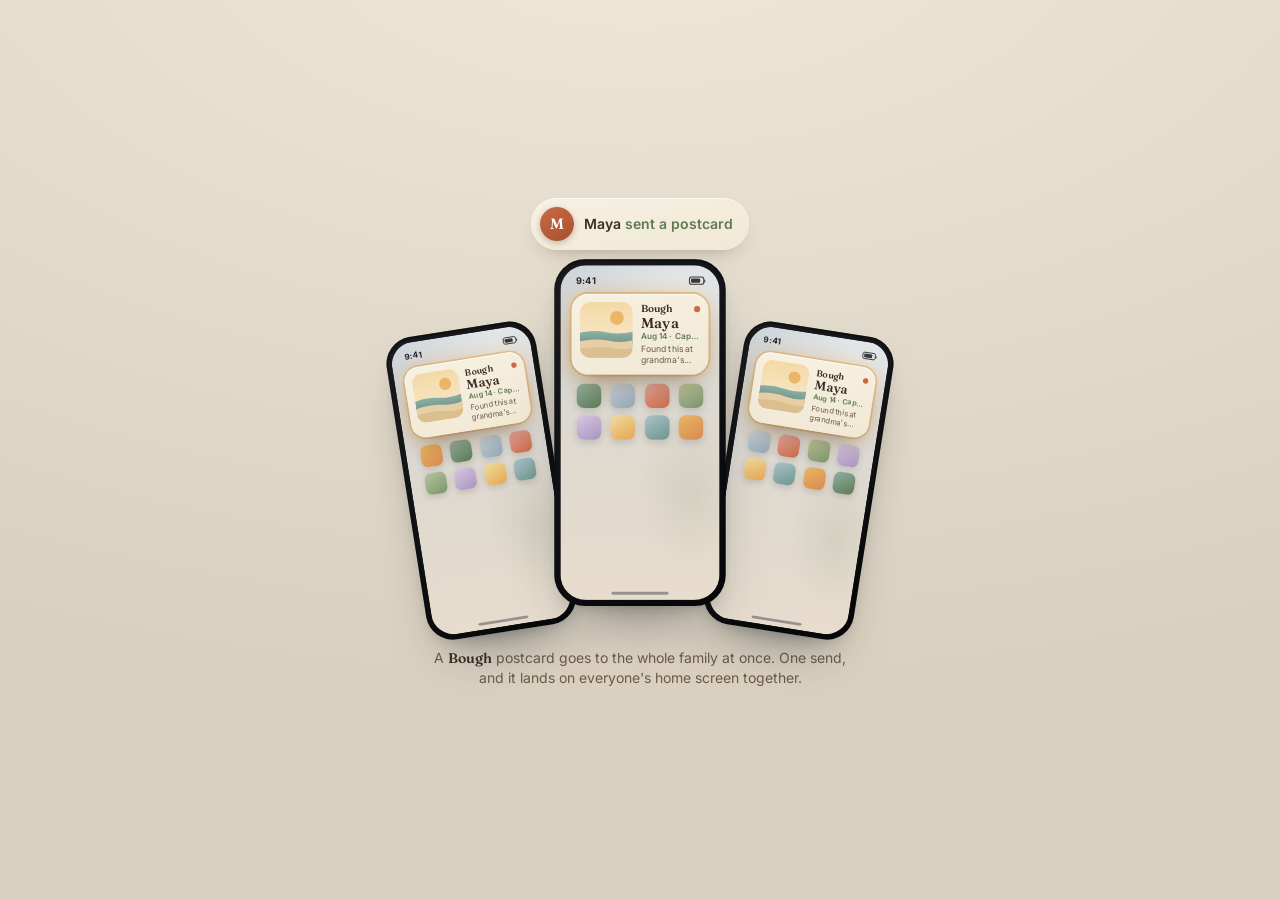
<file: assets/animations/postcard-fanout.html>
<!DOCTYPE html>
<html lang="en">
<head>
<meta charset="utf-8" />
<meta name="viewport" content="width=device-width, initial-scale=1, viewport-fit=cover" />
<title>Bough postcards — one send, everyone's home screen</title>
<link rel="preconnect" href="https://fonts.googleapis.com" />
<link rel="preconnect" href="https://fonts.gstatic.com" crossorigin />
<link href="https://fonts.googleapis.com/css2?family=Fraunces:opsz,wght@9..144,500;9..144,600&family=Inter:wght@400;500;600;700&display=swap" rel="stylesheet" />
<style>
  :root {
    --paper:      #F7F1E3;
    --paper-2:    #F1E8D4;
    --ink:        #3B2E24;
    --ink-soft:   #6C5A49;
    --sage:       #7C9469;
    --sage-deep:  #5E7A52;
    --amber:      #E4A64F;
    --terra:      #C96A44;

    --wall-top:   #cdd6dd;
    --wall-bot:   #e7dccd;
    --chrome-ink: #23262b;
    --dock-glass: rgba(255,255,255,0.30);

    --font-ui: "Inter", -apple-system, BlinkMacSystemFont, "Segoe UI", Roboto, sans-serif;
    --font-brand: "Fraunces", Georgia, "Times New Roman", serif;
  }

  * { box-sizing: border-box; }

  html, body {
    margin: 0;
    min-height: 100%;
    font-family: var(--font-ui);
    background: radial-gradient(120% 90% at 50% -10%, #efe7d8 0%, #e4dccd 46%, #d8cfbe 100%);
    color: var(--ink);
    -webkit-font-smoothing: antialiased;
  }

  .stage {
    min-height: 100dvh;
    display: flex;
    flex-direction: column;
    align-items: center;
    justify-content: center;
    padding: 26px 16px;
    gap: 22px;
  }

  /* ---- sender chip: the single origin of the postcard ---- */
  .sender-chip {
    display: flex;
    align-items: center;
    gap: 10px;
    padding: 9px 16px 9px 9px;
    background: linear-gradient(168deg, var(--paper) 0%, var(--paper-2) 100%);
    border-radius: 999px;
    box-shadow: 0 10px 22px -14px rgba(59,46,36,0.5), 0 1px 0 rgba(255,255,255,0.6) inset;
    font-size: 14px;
    color: var(--ink-soft);
    position: relative;
    z-index: 5;
    transform: translateY(0);
    transition: transform 500ms cubic-bezier(.22,.9,.28,1);
  }
  .sender-chip.sending { animation: chip-nudge 640ms cubic-bezier(.22,.9,.28,1); }
  @keyframes chip-nudge {
    0% { transform: translateY(0) scale(1); }
    38% { transform: translateY(-4px) scale(1.03); }
    100% { transform: translateY(0) scale(1); }
  }
  .avatar {
    width: 34px; height: 34px; border-radius: 50%;
    display: grid; place-items: center;
    font-family: var(--font-brand); font-weight: 600; font-size: 15px;
    color: #fff; flex: none;
    background: linear-gradient(150deg, var(--terra), #a9502f);
    box-shadow: 0 2px 6px rgba(59,46,36,0.28);
  }
  .sender-chip b { font-weight: 600; color: var(--ink); }
  .sender-chip .verb { color: var(--sage-deep); font-weight: 600; }

  /* ---- fan of phones ---- */
  .fan {
    display: flex;
    justify-content: center;
    align-items: flex-end;
    gap: 0;
    position: relative;
  }
  .phone {
    position: relative;
    width: 168px;
    aspect-ratio: 168 / 340;
    border-radius: 30px;
    background: linear-gradient(145deg, #1a1c20, #050608);
    padding: 6px;
    box-shadow: 0 2px 3px rgba(0,0,0,0.5) inset,
                0 30px 56px -26px rgba(30,34,42,0.55),
                0 8px 20px -14px rgba(30,34,42,0.5);
    transform-origin: bottom center;
    flex: none;
  }
  /* fanned arc: outer phones rotate + drop, center is hero */
  .phone.p0 { transform: rotate(-9deg) translateY(20px) scale(0.9);  margin-right: -30px; z-index: 1; }
  .phone.p1 { transform: rotate(0deg)  translateY(-6px) scale(1.02); z-index: 3; }
  .phone.p2 { transform: rotate(9deg)  translateY(20px) scale(0.9);  margin-left: -30px;  z-index: 1; }

  .screen {
    position: relative;
    height: 100%; width: 100%;
    border-radius: 25px;
    overflow: hidden;
    background: radial-gradient(140% 65% at 78% 8%, rgba(255,255,255,0.5), transparent 55%),
                linear-gradient(178deg, var(--wall-top) 0%, #dfd9cf 52%, var(--wall-bot) 100%);
    display: flex; flex-direction: column;
  }
  .screen::before {
    content:""; position:absolute; inset:0; pointer-events:none;
    background: radial-gradient(40% 26% at 24% 26%, rgba(228,166,79,0.16), transparent 70%),
                radial-gradient(46% 30% at 82% 68%, rgba(124,148,105,0.14), transparent 72%);
  }

  .statusbar {
    position: relative; z-index: 3;
    display: flex; align-items: center; justify-content: space-between;
    padding: 9px 15px 2px;
    font-size: 9px; font-weight: 700; color: var(--chrome-ink); letter-spacing: 0.2px;
  }
  .statusbar .right { display: flex; align-items: center; gap: 4px; }
  .battery { width: 15px; height: 8px; border: 1px solid var(--chrome-ink); border-radius: 2.5px; position: relative; opacity: 0.9; }
  .battery::after { content:""; position:absolute; right:-2px; top:2.2px; width:1.4px; height:3.5px; border-radius:0 2px 2px 0; background: var(--chrome-ink); }
  .battery i { position:absolute; inset:1px; width:66%; border-radius:1px; background: var(--chrome-ink); display:block; }

  .home { position: relative; z-index: 2; flex: 1; display: flex; flex-direction: column; padding: 6px 11px 0; min-height: 0; }

  /* ---- compact Bough widget ---- */
  .widget {
    position: relative;
    border-radius: 16px;
    background: linear-gradient(168deg, var(--paper) 0%, var(--paper-2) 100%);
    box-shadow: 0 1px 0 rgba(255,255,255,0.6) inset,
                0 10px 18px -12px rgba(59,46,36,0.42);
    padding: 8px;
    display: grid; grid-template-columns: 44% 1fr; gap: 8px;
    overflow: hidden;
    transition: transform 620ms cubic-bezier(.22,.9,.28,1), box-shadow 620ms ease;
  }
  /* the synchronized light-up */
  .widget.lit {
    box-shadow: 0 1px 0 rgba(255,255,255,0.7) inset,
                0 14px 26px -12px rgba(59,46,36,0.5),
                0 0 0 2px rgba(228,166,79,0.55),
                0 0 26px 2px rgba(228,166,79,0.4);
  }
  .widget.pop { animation: widget-pop 900ms cubic-bezier(.22,.9,.28,1); }
  @keyframes widget-pop {
    0% { transform: translateY(0) scale(1); }
    30% { transform: translateY(-3px) scale(1.03); }
    100% { transform: translateY(0) scale(1); }
  }

  .photo { position: relative; border-radius: 11px; overflow: hidden; aspect-ratio: 1/1.05; background: var(--paper-2); }
  .photo svg { position:absolute; inset:0; width:100%; height:100%; display:block; }
  .photo .frame { position:absolute; inset:0; border-radius:11px; box-shadow: 0 0 0 2px rgba(247,241,227,0.9) inset; }
  .scene { position:absolute; inset:0; opacity:0; transform: scale(1.05); transition: opacity 500ms ease, transform 700ms cubic-bezier(.22,.9,.28,1); }
  .scene.active { opacity:1; transform: scale(1); }

  .meta { position: relative; display: flex; flex-direction: column; min-width: 0; }
  .brandrow { display:flex; align-items:center; gap:4px; }
  .wordmark { font-family: var(--font-brand); font-weight:600; font-size:10px; color: var(--ink); }
  .newdot { margin-left:auto; width:6px; height:6px; border-radius:50%; background: var(--terra); opacity:0; transition: opacity 260ms ease; }
  .newdot.show { opacity:1; animation: pulse 1400ms ease-out 2; }
  @keyframes pulse {
    0% { box-shadow: 0 0 0 0 rgba(201,106,68,0.55); }
    70% { box-shadow: 0 0 0 7px rgba(201,106,68,0); }
    100% { box-shadow: 0 0 0 0 rgba(201,106,68,0); }
  }
  .txt { margin-top: auto; }
  .swap { transition: opacity 340ms ease, transform 500ms cubic-bezier(.22,.9,.28,1); }
  .swap.out { opacity: 0; transform: translateY(6px); }
  .sender-name { font-family: var(--font-brand); font-weight:600; font-size:14px; line-height:1.02; color: var(--ink); margin:0 0 1px; }
  .metaline { font-size:8px; font-weight:600; color: var(--sage-deep); white-space:nowrap; overflow:hidden; text-overflow:ellipsis; }
  .note { font-size:8.5px; line-height:1.28; color: var(--ink-soft); margin:3px 0 0; display:-webkit-box; -webkit-line-clamp:2; -webkit-box-orient:vertical; overflow:hidden; }

  /* recipient label under each phone */
  .who { text-align:center; font-size:11px; color: var(--ink-soft); margin-top:2px; font-weight:500; }

  .grid { display:grid; grid-template-columns: repeat(4,1fr); row-gap:7px; justify-items:center; margin-top:9px; }
  .app { width:24px; height:24px; border-radius:7px; box-shadow: 0 3px 7px rgba(40,44,52,0.16); }

  .home-indicator { position:absolute; left:50%; bottom:5px; transform:translateX(-50%); width:56px; height:3px; border-radius:2px; background: rgba(35,38,43,0.4); z-index:4; }

  .caption {
    text-align: center; max-width: 440px; font-size: 14px; color: var(--ink-soft); line-height: 1.45;
  }
  .caption .k { font-family: var(--font-brand); color: var(--ink); font-weight: 600; }

  /* responsive: tighten the fan on small screens */
  @media (max-width: 560px) {
    .phone { width: 30vw; max-width: 168px; }
    .phone.p0 { margin-right: -6vw; }
    .phone.p2 { margin-left: -6vw; }
    .app { width: 5.4vw; height: 5.4vw; max-width: 24px; max-height: 24px; }
  }
  @media (max-width: 380px) {
    .sender-chip { font-size: 12.5px; }
  }

  @media (prefers-reduced-motion: reduce) {
    .widget, .scene, .swap, .sender-chip { transition: none !important; animation: none !important; }
    .newdot.show { animation: none !important; }
  }
</style>
</head>
<body>
  <div class="stage">

    <div class="sender-chip" id="chip" role="status">
      <span class="avatar" id="chipAvatar">M</span>
      <span><b id="chipName">Maya</b> <span class="verb">sent a postcard</span></span>
    </div>

    <div class="fan" id="fan" role="img" aria-label="One family member sends a Bough postcard and it appears at the same moment on every family member's iPhone home-screen widget.">
      <!-- three phones injected here -->
    </div>

    <p class="caption">A <span class="k">Bough</span> postcard goes to the whole family at once. One send, and it lands on everyone's home screen together.</p>
  </div>

<script>
(function () {
  "use strict";
  var reduce = window.matchMedia && window.matchMedia("(prefers-reduced-motion: reduce)").matches;

  /* scene SVGs (shared with the postcard-widget language) */
  function sceneBeach() {
    return '<svg viewBox="0 0 100 105" preserveAspectRatio="xMidYMid slice" aria-hidden="true">'
      + '<defs><linearGradient id="bs'+uid+'" x1="0" y1="0" x2="0" y2="1"><stop offset="0" stop-color="#f4d9a6"/><stop offset="1" stop-color="#f7ecd2"/></linearGradient>'
      + '<linearGradient id="bw'+uid+'" x1="0" y1="0" x2="0" y2="1"><stop offset="0" stop-color="#8fb0a4"/><stop offset="1" stop-color="#6f958c"/></linearGradient></defs>'
      + '<rect width="100" height="105" fill="url(#bs'+uid+')"/><circle cx="70" cy="30" r="13" fill="#e9b25f" opacity="0.9"/>'
      + '<path d="M0 58 Q25 52 50 57 T100 56 V80 H0 Z" fill="url(#bw'+uid+')"/>'
      + '<path d="M0 74 Q30 68 55 73 T100 72 V105 H0 Z" fill="#e6cfa4"/>'
      + '<path d="M0 88 Q34 82 60 87 T100 86 V105 H0 Z" fill="#dcbf8f"/></svg>';
  }
  function sceneGarden() {
    return '<svg viewBox="0 0 100 105" preserveAspectRatio="xMidYMid slice" aria-hidden="true">'
      + '<defs><linearGradient id="gs'+uid+'" x1="0" y1="0" x2="0" y2="1"><stop offset="0" stop-color="#eaf0dd"/><stop offset="1" stop-color="#f4ecd6"/></linearGradient>'
      + '<linearGradient id="gf'+uid+'" x1="0" y1="0" x2="0" y2="1"><stop offset="0" stop-color="#8aa06d"/><stop offset="1" stop-color="#5e7a52"/></linearGradient></defs>'
      + '<rect width="100" height="105" fill="url(#gs'+uid+')"/><path d="M0 60 Q50 50 100 60 V105 H0 Z" fill="url(#gf'+uid+')"/>'
      + '<circle cx="24" cy="58" r="4.5" fill="#e4a64f"/><circle cx="52" cy="52" r="5" fill="#efd0dd"/><circle cx="78" cy="60" r="4.5" fill="#e9b9c8"/>'
      + '<rect x="23.2" y="58" width="1.6" height="20" fill="#5e7a52"/><rect x="51.2" y="52" width="1.6" height="26" fill="#5e7a52"/><rect x="77.2" y="60" width="1.6" height="20" fill="#5e7a52"/></svg>';
  }
  function sceneKitchen() {
    return '<svg viewBox="0 0 100 105" preserveAspectRatio="xMidYMid slice" aria-hidden="true">'
      + '<defs><linearGradient id="ks'+uid+'" x1="0" y1="0" x2="0" y2="1"><stop offset="0" stop-color="#f6ead0"/><stop offset="1" stop-color="#eaddc2"/></linearGradient></defs>'
      + '<rect width="100" height="105" fill="url(#ks'+uid+')"/><rect x="0" y="68" width="100" height="37" fill="#d8bd93"/>'
      + '<ellipse cx="50" cy="70" rx="30" ry="11" fill="#f4ecdc"/><ellipse cx="50" cy="66" rx="16" ry="6" fill="#e4a64f"/>'
      + '<ellipse cx="52" cy="61" rx="4" ry="2" fill="#c96a44"/><circle cx="74" cy="34" r="9" fill="#f0d59a" opacity="0.8"/></svg>';
  }
  var uid = 0;

  var cards = [
    { avatar:"M", who:"Maya",  scene: sceneBeach,   name:"Maya",  meta:"Aug 14 · Cape Cod",    note:"Found this at grandma's beach house." },
    { avatar:"D", who:"Dad",   scene: sceneGarden,  name:"Dad",   meta:"Sep 12 · The garden",  note:"The garden finally bloomed." },
    { avatar:"N", who:"Nora",  scene: sceneKitchen, name:"Nora",  meta:"Sep 15 · Sunday",      note:"Pancakes again. Third weekend running." }
  ];

  var iconColors = [["#e9b463","#d98b52"],["#8fb0a4","#5e7a52"],["#c7d3dd","#93a6b6"],["#e4a4a0","#c96a44"],["#b9c4a0","#7c9469"],["#d8c7e0","#a894c0"],["#f0dca0","#e4a64f"],["#a9c2c9","#6f958c"]];

  var fan = document.getElementById("fan");
  var phones = [];

  for (var p = 0; p < 3; p++) {
    uid++;
    var phone = document.createElement("div");
    phone.className = "phone p" + p;
    var iconsHTML = "";
    for (var k = 0; k < 8; k++) {
      var c = iconColors[(k + p) % iconColors.length];
      iconsHTML += '<div class="app" style="background:linear-gradient(150deg,'+c[0]+','+c[1]+')"></div>';
    }
    phone.innerHTML =
      '<div class="screen">'
      + '<div class="statusbar"><span class="clock">9:41</span><span class="right"><span class="battery"><i></i></span></span></div>'
      + '<div class="home">'
      +   '<div class="widget">'
      +     '<div class="photo"><div class="frame"></div><div class="scene"></div></div>'
      +     '<div class="meta"><div class="brandrow"><span class="wordmark">Bough</span><span class="newdot"></span></div>'
      +       '<div class="txt"><div class="swap"><h2 class="sender-name"></h2><div class="metaline"></div><p class="note"></p></div></div>'
      +     '</div>'
      +   '</div>'
      +   '<div class="grid">' + iconsHTML + '</div>'
      + '</div>'
      + '<div class="home-indicator"></div>'
      + '</div>';
    fan.appendChild(phone);

    phones.push({
      el: phone,
      widget: phone.querySelector(".widget"),
      scene: phone.querySelector(".scene"),
      swap: phone.querySelector(".swap"),
      name: phone.querySelector(".sender-name"),
      metaline: phone.querySelector(".metaline"),
      note: phone.querySelector(".note"),
      newdot: phone.querySelector(".newdot")
    });
  }

  function paintAll(card) {
    phones.forEach(function (ph) {
      ph.scene.innerHTML = card.scene();
      // force reflow then activate for the cross-fade
      void ph.scene.offsetWidth;
      ph.scene.classList.add("active");
      ph.name.textContent = card.name;
      ph.metaline.textContent = card.meta;
      ph.note.textContent = card.note;
    });
  }

  var chip = document.getElementById("chip");
  var chipName = document.getElementById("chipName");
  var chipAvatar = document.getElementById("chipAvatar");

  // initial static frame
  var idx = 0;
  paintAll(cards[0]);
  chipName.textContent = cards[0].who;
  chipAvatar.textContent = cards[0].avatar;
  phones.forEach(function (ph) { ph.widget.classList.add("lit"); });

  if (reduce) return;

  // start unlit for the first cycle, then light up
  phones.forEach(function (ph) { ph.widget.classList.remove("lit"); });

  var HOLD = 4000;

  function lightUp() {
    // synchronized: chip nudges, all widgets pop + light + new dot together
    chip.classList.remove("sending"); void chip.offsetWidth; chip.classList.add("sending");
    phones.forEach(function (ph) {
      ph.widget.classList.add("lit");
      ph.widget.classList.remove("pop"); void ph.widget.offsetWidth; ph.widget.classList.add("pop");
      ph.newdot.classList.add("show");
      setTimeout(function () { ph.newdot.classList.remove("show"); }, 2600);
    });
  }

  function cycle() {
    // fade text out on all, dim, then swap card + light up together
    phones.forEach(function (ph) {
      ph.swap.classList.add("out");
      ph.scene.classList.remove("active");
      ph.widget.classList.remove("lit");
    });
    idx = (idx + 1) % cards.length;
    var next = cards[idx];
    setTimeout(function () {
      chipName.textContent = next.who;
      chipAvatar.textContent = next.avatar;
      paintAll(next);
      phones.forEach(function (ph) { ph.swap.classList.remove("out"); });
      lightUp();
    }, 460);
    setTimeout(cycle, HOLD + 460);
  }

  // first light-up shortly after load
  setTimeout(lightUp, 700);
  setTimeout(cycle, HOLD);
})();
</script>
</body>
</html>
</file>
<file: styles.css>
/*
  Bough marketing + legal site — shared stylesheet.
  Brand tokens are the founder-locked lab v9 palette (DESIGN.md §2) and the
  Fraunces + Karla type pairing (DESIGN.md §3). One light "paper" theme for
  everyone: paper is the single continuous page background, surface/surface-alt
  are reserved for real objects (pricing card, the ending field).

  Layout: a real 12-column grid. The main container is 1120px; narrower
  sections use a max-width container that sits LEFT within that 1120 zone.
  Spacing is set per section (top/bottom padding); adjacent sections' paddings
  add, so they stay small. No section min-heights, no page-wrapper row-gap.
*/

/* ----------------------------------------------------------------- tokens */
:root {
  /* paper palette — lab v9 */
  --paper: #faf4e7;
  --surface: #fdf9ef;
  --surface-alt: #f2e8d3;
  --surface-deep: #e0d3b4;
  --ink: #433a2c;
  --ink-caption: #564b3a;
  --muted: #6a604f;        /* AA-safe on paper + surface */
  --sage: #7c8b6f;
  --sage-deep: #5d7253;
  --sage-press: #4c5e44;   /* AA-safe text link on paper */
  --amber: #c98a4b;
  --amber-press: #bd7f42;
  --cta-ink: #30271e;      /* AA-safe text on amber (white + ink both fail) */
  --terracotta: #b0563a;
  --gold: #b9924f;
  --honey: #ecdcb4;
  --line: #9a8a70;
  --hairline: rgba(125, 114, 96, 0.20);
  --hairline-soft: rgba(125, 114, 96, 0.13);
  --shadow-card: 0 3px 14px rgba(67, 58, 44, 0.08);
  --shadow-raised: 0 10px 30px rgba(67, 58, 44, 0.13);
  --shadow-amber: 0 8px 22px rgba(201, 138, 75, 0.28);

  --disc-rim: var(--surface);
  --on-accent: #fcf8ee;

  --serif: "Fraunces", Georgia, "Times New Roman", serif;
  --sans: "Karla", -apple-system, BlinkMacSystemFont, "Segoe UI", Helvetica, Arial, sans-serif;

  --maxw: 1120px;
  --readw: 44rem;
  --gutter: 24px;          /* 12-col gutter + min outer gutter (desktop) */
  --radius-sm: 12px;
  --radius-md: 18px;
  --radius-lg: 24px;

  color-scheme: only light;
}

/* --------------------------------------------------------------- base */
* { box-sizing: border-box; }

html { -webkit-text-size-adjust: 100%; scroll-behavior: smooth; }

@media (prefers-reduced-motion: reduce) {
  html { scroll-behavior: auto; }
}

body {
  margin: 0;
  /* paper, with a near-imperceptible fine grain baked faint into the tile */
  background-color: var(--paper);
  background-image: url("data:image/svg+xml,%3Csvg xmlns='http://www.w3.org/2000/svg' width='140' height='140'%3E%3Cfilter id='n'%3E%3CfeTurbulence type='fractalNoise' baseFrequency='0.85' numOctaves='2' stitchTiles='stitch'/%3E%3CfeColorMatrix type='saturate' values='0'/%3E%3C/filter%3E%3Crect width='140' height='140' filter='url(%23n)' opacity='0.035'/%3E%3C/svg%3E");
  color: var(--ink);
  font-family: var(--sans);
  font-size: 17px;           /* comfortable for a broad age range */
  line-height: 1.6;
  -webkit-font-smoothing: antialiased;
  text-rendering: optimizeLegibility;
  overflow-x: hidden;
}

img, svg { max-width: 100%; }

a { color: var(--sage-press); text-underline-offset: 3px; text-decoration-thickness: 1px; }
a:hover { color: var(--terracotta); }

:focus-visible {
  outline: 2.5px solid var(--sage-deep);
  outline-offset: 3px;
  border-radius: 4px;
}

h1, h2, h3 {
  font-family: var(--serif);
  font-weight: 600;
  color: var(--ink);
  line-height: 1.16;
  letter-spacing: -0.01em;
  margin: 0;
  font-optical-sizing: auto;
}

p { margin: 0; }

/* ------------------------------------------------- container + 12-col grid */
.wrap {
  width: 100%;
  max-width: var(--maxw);
  margin-inline: auto;
  padding-inline: var(--gutter);
}
/* narrower sections: capped width, left-aligned inside the 1120 zone */
.narrow-920 { max-width: 920px; }
.narrow-800 { max-width: 800px; }

.g12 {
  display: grid;
  grid-template-columns: repeat(12, minmax(0, 1fr));
  column-gap: var(--gutter);
  row-gap: 0;
  align-items: start;          /* top-align columns; no dead center */
}
.s1  { grid-column: span 1; }
.s3  { grid-column: span 3; }
.s4  { grid-column: span 4; }
.s5  { grid-column: span 5; }
.s6  { grid-column: span 6; }
.s7  { grid-column: span 7; }
.s8  { grid-column: span 8; }
.s11 { grid-column: span 11; }
.s12 { grid-column: span 12; }

@media (max-width: 1023px) {
  .wrap { padding-inline: 20px; }
  .g12 { grid-template-columns: 1fr; row-gap: 24px; }
  .g12 > * { grid-column: auto; }
}

.section { padding-block: 0; }

/* ------------------------------------------------- type levels (visual) */
/* weight 600 comes from h1,h2,h3. Levels are the three visual sizes. */
.t-l1 { font-size: 42px; line-height: 1.10; }
.t-l2 { font-size: 32px; line-height: 1.18; }
.t-l3 { font-size: 28px; line-height: 1.20; }
@media (min-width: 1024px) {
  .t-l1 { font-size: 56px; line-height: 1.08; }
  .t-l2 { font-size: 44px; line-height: 1.14; }
  .t-l3 { font-size: 34px; line-height: 1.18; }
}
@media (min-width: 1200px) {
  .t-l1 { font-size: 64px; line-height: 1.08; }
}

/* eyebrows: 13px, 12px below */
.eyebrow {
  font-family: var(--sans);
  font-weight: 600;
  font-size: 13px;
  letter-spacing: 0.16em;
  text-transform: uppercase;
  color: var(--sage-deep);
  margin: 0 0 12px;
}
.kicker {
  font-family: var(--sans);
  font-weight: 600;
  font-size: 13px;
  letter-spacing: 0.01em;
  color: var(--muted);
  margin: 0 0 12px;
}

.lead {
  font-size: 17px;
  line-height: 1.6;
  color: var(--ink-caption);
}
.muted { color: var(--muted); }

/* feature / step / thread / trust titles — Karla 18px */
.f-title {
  font-family: var(--sans);
  font-weight: 600;
  font-size: 18px;
  line-height: 1.35;
  letter-spacing: 0;
  color: var(--ink);
}

/* --------------------------------------------------------------- buttons */
.btn {
  display: inline-flex;
  align-items: center;
  justify-content: center;
  gap: 0.5rem;
  min-height: 52px;
  padding: 0.85rem 1.6rem;
  border-radius: 999px;
  font-family: var(--sans);
  font-weight: 600;
  font-size: 1.0625rem;
  text-decoration: none;
  border: 1.5px solid transparent;
  cursor: pointer;
  transition: transform 0.16s ease, background-color 0.16s ease, box-shadow 0.16s ease;
}
.btn:hover { transform: translateY(-1px); }
.btn:active { transform: translateY(0); }

.btn-primary {
  background: var(--amber);
  color: var(--cta-ink);
  box-shadow: var(--shadow-amber);
}
.btn-primary:hover { background: var(--amber-press); color: var(--cta-ink); }

.btn-quiet {
  background: transparent;
  color: var(--sage-deep);
  border-color: var(--hairline);
}
.btn-quiet:hover { border-color: var(--sage-deep); color: var(--sage-deep); }

/* quiet inline text link (hero secondary action) */
.text-link {
  font-family: var(--sans);
  font-weight: 600;
  font-size: 1.0625rem;
  color: var(--sage-press);
  text-decoration: underline;
  text-underline-offset: 4px;
}
.text-link:hover { color: var(--terracotta); }

@media (prefers-reduced-motion: reduce) {
  .btn:hover { transform: none; }
}

/* --------------------------------------------------------------- header */
.site-header {
  position: sticky;
  top: 0;
  z-index: 20;
  background: var(--paper);
  border-bottom: 1px solid var(--hairline-soft);
  padding-top: env(safe-area-inset-top, 0px);
}
.site-header .wrap {
  display: grid;
  grid-template-columns: repeat(12, minmax(0, 1fr));
  column-gap: var(--gutter);
  align-items: center;
  min-height: 48px;
  padding-block: 12px;
}
.brand {
  grid-column: span 4;
  display: inline-flex;
  align-items: center;
  gap: 0.6rem;
  text-decoration: none;
  color: var(--ink);
}
.brand svg { display: block; }
.brand .wordmark {
  font-family: var(--serif);
  font-weight: 600;
  letter-spacing: -0.01em;
}
.site-header .wordmark { font-size: 28px; }
.nav {
  grid-column: span 8;
  justify-self: end;
  display: flex;
  align-items: center;
  gap: 24px;
}
.nav-links {
  display: flex;
  gap: 24px;
}
.nav-links a {
  color: var(--muted);
  text-decoration: none;
  font-weight: 500;
  font-size: 16px;
}
.nav-links a:hover { color: var(--ink); }
/* header CTA: compact, no glow */
.site-header .btn-primary { box-shadow: none; }
.site-header .btn {
  min-height: 48px;
  padding: 0 1.2rem;
  font-size: 16px;
}
@media (max-width: 1023px) {
  .site-header .wrap { min-height: 40px; }
  .site-header .wordmark { font-size: 26px; }
  .site-header .btn { min-height: 40px; }
}
@media (max-width: 720px) {
  .nav-links { display: none; }
}

/* --------------------------------------------------------------- hero */
.hero { padding: 40px 0 24px; }
.hero-inner { align-items: start; }
.hero-copy { grid-column: span 6; }
.hero h1 { max-width: 16ch; }
.hero .lead {
  margin-top: 24px;
  max-width: 42ch;
  font-size: 17px;
  line-height: 1.6;
}
.hero-actions {
  margin-top: 24px;
  display: flex;
  flex-wrap: wrap;
  gap: 0.85rem;
  align-items: center;
}
.hero-note {
  margin-top: 12px;
  font-size: 0.95rem;
  color: var(--muted);
}

.hero-inner { align-items: center; }
.hero-visual { grid-column: span 6; display: flex; justify-content: center; }
/* the one prominent framed phone: a tighter bezel + a crop so a real memory
   shows sooner instead of a mostly-empty screen */
.hero .phone { --phone-w: 296px; padding: 6px; border-radius: 42px; }
.hero .phone img { aspect-ratio: 296 / 470; object-fit: cover; object-position: top center; border-radius: 36px; }

@media (min-width: 1024px) {
  .hero .lead { font-size: 19px; line-height: 1.5; }
}
@media (max-width: 1023px) {
  .hero { padding: 28px 0 16px; }
  .hero-inner { row-gap: 32px; align-items: start; }
}

/* --------------------------------------- phone frame (real product screens) */
/* honest to the app UI: a warm bezel + soft shadow, screenshot clipped inside */
.phone {
  --phone-w: 300px;
  width: 100%;
  max-width: var(--phone-w);
  margin-inline: auto;
  background: #2b2419;
  border-radius: 46px;
  padding: 7px;
  box-shadow: 0 20px 44px rgba(67, 58, 44, 0.20), 0 4px 12px rgba(67, 58, 44, 0.12);
}
.phone img { display: block; width: 100%; height: auto; border-radius: 40px; }
.phone.small { --phone-w: 208px; }

/* ----------------------------------- screenshot crop (unframed preview card) */
/* used everywhere except the one hero phone: reads as a memory/preview crop,
   not a full device. */
.shot {
  --shot-w: 300px;
  width: 100%;
  max-width: var(--shot-w);
  margin-inline: auto;
  border-radius: var(--radius-lg);
  border: 1px solid var(--hairline);
  box-shadow: var(--shadow-card);
  overflow: hidden;
  background: var(--surface);
}
.shot img {
  display: block;
  width: 100%;
  height: auto;
}
.shot.shot-sm { --shot-w: 150px; }

/* --------------------------------------- the group-chat problem + privacy */
.problem { padding: 36px 0; }
.problem h2 { max-width: 20ch; }
.problem .lead { margin-top: 20px; max-width: 56ch; }
@media (max-width: 1023px) {
  .problem { padding: 24px 0; }
}

/* --------------------------------------- feature demos (copy + a visual) */
.split { align-items: center; }
.split-copy { grid-column: span 5; }
.split-copy h2 { max-width: 18ch; }
.split-copy p { color: var(--ink-caption); margin-top: 20px; max-width: 42ch; }
.feed-nod { color: var(--muted); font-size: 15px; line-height: 1.55; }
.split-visual { grid-column: span 7; overflow: visible; }
.split-visual svg { width: 100%; max-width: 440px; height: auto; display: block; margin-inline: auto; }

.feature { padding: 36px 0; }
.feature .split-copy h2 { max-width: 22ch; }
.feature .split-visual { display: flex; align-items: center; justify-content: center; }
.feature-note { margin-top: 16px; font-size: 14px; color: var(--muted); }

/* embedded product animations sit in the visual column. Height is fixed to the
   animation's own content height (measured) so the content fits with no second
   scrolling surface inside the iframe; the animation centers within it. */
.anim-frame {
  display: block;
  width: 100%;
  max-width: 420px;
  margin-inline: auto;
  height: 560px;
  border: 0;
  border-radius: var(--radius-md);
  background: var(--surface-alt);
}

@media (min-width: 1024px) {
  /* alternate which side the visual sits on */
  .feature.reverse .split-copy { order: 2; }
  .feature.reverse .split-visual { order: 1; }
}
@media (max-width: 1023px) {
  .feature { padding: 24px 0; }
  .split-visual svg { max-width: 400px; }
  .anim-frame { max-width: 400px; }
}

/* --------------------------------------- inline format list (family feed) */
.type-row {
  list-style: none;
  margin: 20px 0 0;
  padding: 0;
  display: flex;
  flex-wrap: wrap;
  gap: 10px;
}
.type-chip {
  display: inline-flex;
  align-items: center;
  gap: 8px;
  padding: 8px 14px;
  border: 1px solid var(--hairline);
  border-radius: 999px;
  background: var(--surface);
  font-size: 15px;
  font-weight: 500;
  color: var(--ink-caption);
}
.type-chip svg { width: 18px; height: 18px; color: var(--sage-deep); flex: none; }

/* --------------------------------------- person page: tree + search sub-beats */
.subbeats {
  margin-top: 40px;
  padding-top: 32px;
  border-top: 1px solid var(--hairline-soft);
  grid-template-columns: repeat(2, minmax(0, 1fr));
  column-gap: var(--gutter);
  row-gap: 28px;
}
.subbeat-item {
  display: flex;
  align-items: center;
  gap: 18px;
}
.subbeat-item h3 { font-size: 20px; line-height: 1.25; }
.subbeat-item p { color: var(--ink-caption); margin-top: 8px; font-size: 15px; }
@media (max-width: 1023px) {
  .subbeats { margin-top: 28px; padding-top: 24px; grid-template-columns: 1fr; }
}

/* --------------------------------------- make something together (keepsakes) */
.keepsakes { padding: 40px 0; }
.keepsakes-head { margin-bottom: 28px; }
.keepsakes-grid {
  display: grid;
  grid-template-columns: repeat(2, minmax(0, 1fr));
  gap: 32px 40px;
}
.keepsake {
  display: flex;
  flex-direction: column;
  align-items: flex-start;
}
.keepsake-visual {
  width: 100%;
  display: flex;
  justify-content: center;
  margin-top: 24px;
}
.keepsake .badge { margin-bottom: 12px; }
.keepsake h3 { max-width: 22ch; }
.keepsake p { color: var(--ink-caption); margin-top: 12px; max-width: 44ch; }
.keepsake .shot { --shot-w: 260px; }
@media (max-width: 1023px) {
  .keepsakes { padding: 24px 0; }
  .keepsakes-grid { grid-template-columns: 1fr; gap: 36px; }
}

/* --------------------------------------- plan labels */
.badge {
  display: inline-flex;
  align-items: center;
  font-family: var(--sans);
  font-weight: 600;
  font-size: 12px;
  letter-spacing: 0.04em;
  padding: 4px 11px;
  border-radius: 999px;
  border: 1px solid transparent;
}
.badge-premium {
  background: var(--honey);
  color: var(--cta-ink);
  border-color: rgba(185, 146, 79, 0.45);
}
.badge-free {
  background: var(--surface);
  color: var(--sage-press);
  border-color: var(--hairline);
}

/* --------------------------------------------------------------- the ending field */
.ending { background: var(--surface-alt); }

/* --------------------------------------- 8. pricing */
.pricing { padding: 56px 0 24px; }
.pricing h2 { max-width: 18ch; }
.pricing .price-intro .lead { margin-top: 12px; max-width: 52ch; }

.price-body { margin-top: 32px; align-items: center; }
.plans {
  grid-column: span 8;
  display: grid;
  grid-template-columns: repeat(2, minmax(0, 1fr));
  gap: 20px;
}
.plan {
  background: var(--surface);
  border: 1px solid var(--hairline);
  border-radius: var(--radius-md);
  padding: 24px;
}
.plan-premium { background: var(--surface); border-color: rgba(185, 146, 79, 0.45); }
.plan-head { display: flex; align-items: center; justify-content: space-between; gap: 12px; margin-bottom: 16px; }
.plan-name { font-family: var(--sans); font-weight: 600; font-size: 17px; }
.plan ul {
  list-style: none;
  margin: 0;
  padding: 0;
  display: flex;
  flex-direction: column;
  gap: 12px;
}
.plan li {
  display: flex;
  gap: 0.6rem;
  align-items: flex-start;
  font-size: 16px;
  color: var(--ink-caption);
}
.plan li svg { flex: none; width: 20px; height: 20px; color: var(--sage-deep); margin-top: 2px; }
.price-visual { grid-column: span 4; display: flex; justify-content: center; }
.price-cta { margin-top: 28px; }
@media (max-width: 1023px) {
  .pricing { padding: 32px 0 16px; }
  .price-body { row-gap: 28px; }
  .plans { grid-template-columns: 1fr; }
}

/* --------------------------------------- 5.10 closing */
.closing { padding: 16px 0 32px; }
.closing-inner { align-items: start; }
.closing-text { grid-column: span 8; }
.closing h2 { max-width: 28ch; }
.closing-support { color: var(--ink-caption); margin-top: 12px; max-width: 52ch; font-size: 17px; }
.closing-signin { margin-top: 12px; font-size: 14px; line-height: 1.5; color: var(--muted); }
.closing-cta { grid-column: span 4; }
.closing-cta .btn { margin-top: 4px; }
@media (max-width: 1023px) {
  .closing { padding: 12px 0 20px; }
  .closing-inner { row-gap: 20px; }
  .closing-cta .btn { margin-top: 0; }
}

/* --------------------------------------------------------------- footer */
.site-footer {
  background: var(--surface-alt);
  padding: 16px 0 calc(24px + env(safe-area-inset-bottom, 0px));
}
.footer-grid { align-items: start; }
.footer-brand { grid-column: span 6; }
.footer-brand .wordmark { font-size: 26px; }
.footer-brand p { color: var(--muted); font-size: 15px; line-height: 1.6; margin-top: 12px; max-width: 34ch; }
.footer-col { grid-column: span 3; }
.footer-col h4 {
  font-family: var(--sans);
  font-weight: 600;
  font-size: 12px;
  letter-spacing: 0.14em;
  text-transform: uppercase;
  color: var(--muted);
  margin: 0 0 12px;
}
.footer-col a {
  display: block;
  color: var(--ink-caption);
  text-decoration: none;
  font-size: 15px;
  line-height: 1.6;
  margin-bottom: 8px;
}
.footer-col a:hover { color: var(--terracotta); }
.footer-legal {
  margin-top: 28px;
  padding-top: 16px;
  border-top: 1px solid var(--hairline);   /* organizes the legal line */
  color: var(--muted);
  font-size: 13px;
  display: flex;
  flex-wrap: wrap;
  gap: 0.5rem 1.5rem;
  justify-content: space-between;
}
@media (max-width: 1023px) {
  .site-footer { padding: 12px 0 calc(16px + env(safe-area-inset-bottom, 0px)); }
}

/* --------------------------------------- counsel-review block (legal docs) */
.counsel-note {
  margin-top: 3rem;
  background: var(--surface-alt);
  border: 1px solid var(--hairline);
  border-left: 4px solid var(--sage-deep);
  border-radius: var(--radius-sm);
  padding: clamp(1.25rem, 3vw, 1.75rem);
}
.counsel-note h2 { border-top: none; padding-top: 0; margin-top: 0; font-size: 1.25rem; }
.counsel-note h3 { font-size: 1rem; margin-top: 1.25rem; }
.counsel-note p, .counsel-note li { font-size: 0.96rem; }

/* --------------------------------------------------------------- legal pages */
.doc-header {
  padding-top: clamp(2.5rem, 6vw, 4rem);
  padding-bottom: clamp(1.5rem, 3vw, 2rem);
}
.doc-header h1 { font-size: clamp(2.2rem, 5vw, 3.25rem); }
.doc-meta { margin-top: 0.9rem; color: var(--muted); font-size: 0.98rem; }
.draft-banner {
  margin-top: 1.75rem;
  background: var(--surface-alt);
  border: 1px solid var(--hairline);
  border-left: 4px solid var(--terracotta);
  border-radius: var(--radius-sm);
  padding: 1rem 1.25rem;
  color: var(--ink-caption);
  font-size: 0.98rem;
}
.draft-banner strong { color: var(--terracotta); }

.doc {
  max-width: var(--readw);
  margin-inline: auto;
  padding-bottom: clamp(3rem, 7vw, 5rem);
}
.doc h2 {
  font-size: clamp(1.4rem, 3vw, 1.85rem);
  margin: 2.75rem 0 0.4rem;
  padding-top: 1.5rem;
  border-top: 1px solid var(--hairline-soft);
}
.doc h2:first-of-type { border-top: none; padding-top: 0; }
.doc h3 { font-size: 1.2rem; margin: 1.75rem 0 0.4rem; }
.doc p, .doc li { color: var(--ink-caption); line-height: 1.72; }
.doc p { margin: 0.85rem 0; }
.doc ul { margin: 0.85rem 0; padding-left: 1.25rem; }
.doc li { margin: 0.5rem 0; }
.doc strong { color: var(--ink); }

.doc table {
  width: 100%;
  border-collapse: collapse;
  margin: 1.25rem 0;
  font-size: 0.96rem;
}
.doc-table-wrap { overflow-x: auto; }
.doc th, .doc td {
  text-align: left;
  padding: 0.7rem 0.85rem;
  border-bottom: 1px solid var(--hairline);
  vertical-align: top;
  color: var(--ink-caption);
}
.doc th { color: var(--ink); font-family: var(--sans); font-weight: 600; }

.back-link {
  display: inline-flex;
  align-items: center;
  gap: 0.4rem;
  margin-top: 2.5rem;
  font-weight: 600;
  text-decoration: none;
  color: var(--sage-deep);
}
.back-link:hover { color: var(--terracotta); }

/* support page */
.support-grid {
  margin-top: clamp(2rem, 5vw, 3rem);
  display: grid;
  grid-template-columns: repeat(2, 1fr);
  gap: clamp(1.25rem, 3vw, 2rem);
}
.support-card {
  background: var(--surface);
  border: 1px solid var(--hairline);
  border-radius: var(--radius-md);
  padding: clamp(1.4rem, 3vw, 2rem);
}
.support-card svg { width: 40px; height: 40px; color: var(--sage-deep); margin-bottom: 1rem; }
.support-card h3 { font-size: 1.35rem; margin-bottom: 0.5rem; }
.support-card p { color: var(--muted); font-size: 1rem; }
.support-card a { font-weight: 600; }
@media (max-width: 720px) {
  .support-grid { grid-template-columns: 1fr; }
}

.skip-link {
  position: absolute;
  left: -9999px;
  top: 0;
  background: var(--sage-deep);
  color: var(--on-accent);
  padding: 0.6rem 1rem;
  border-radius: 0 0 8px 0;
  z-index: 50;
}
.skip-link:focus { left: 0; color: var(--on-accent); }
</file>
